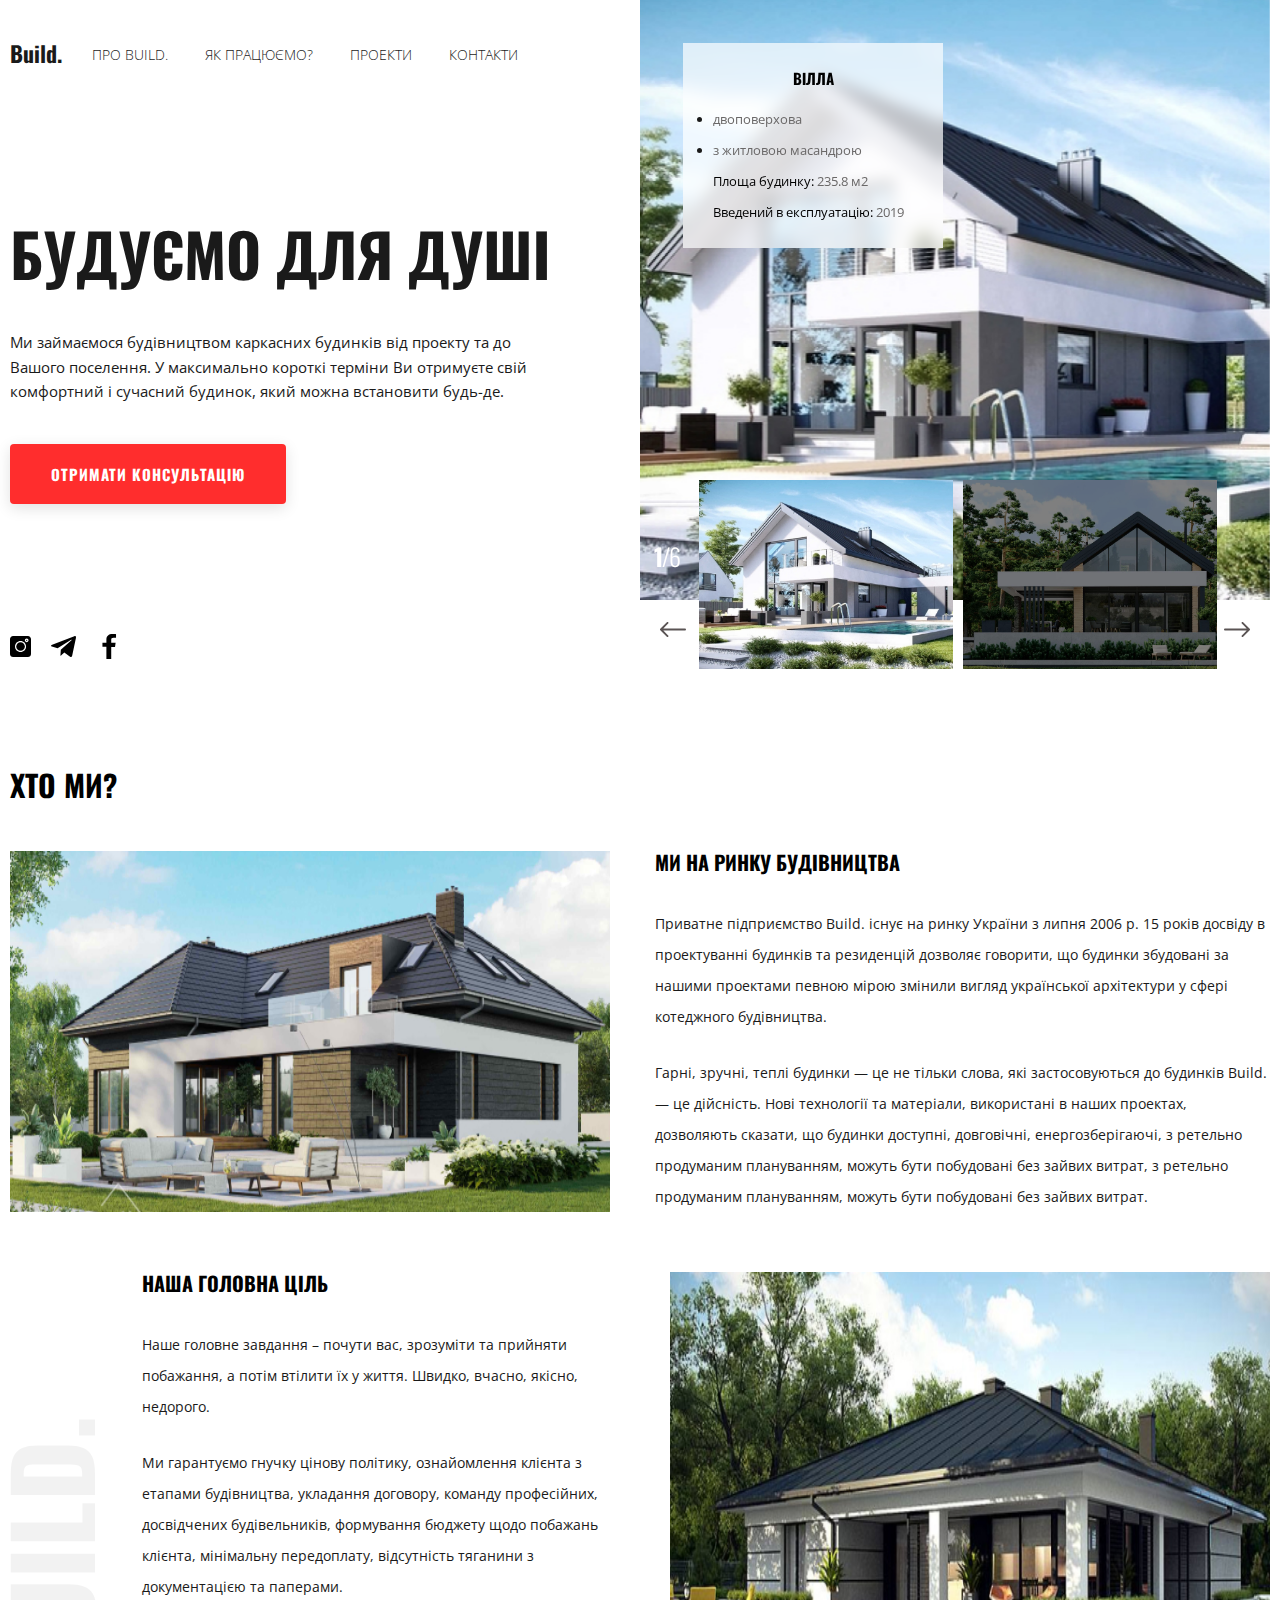
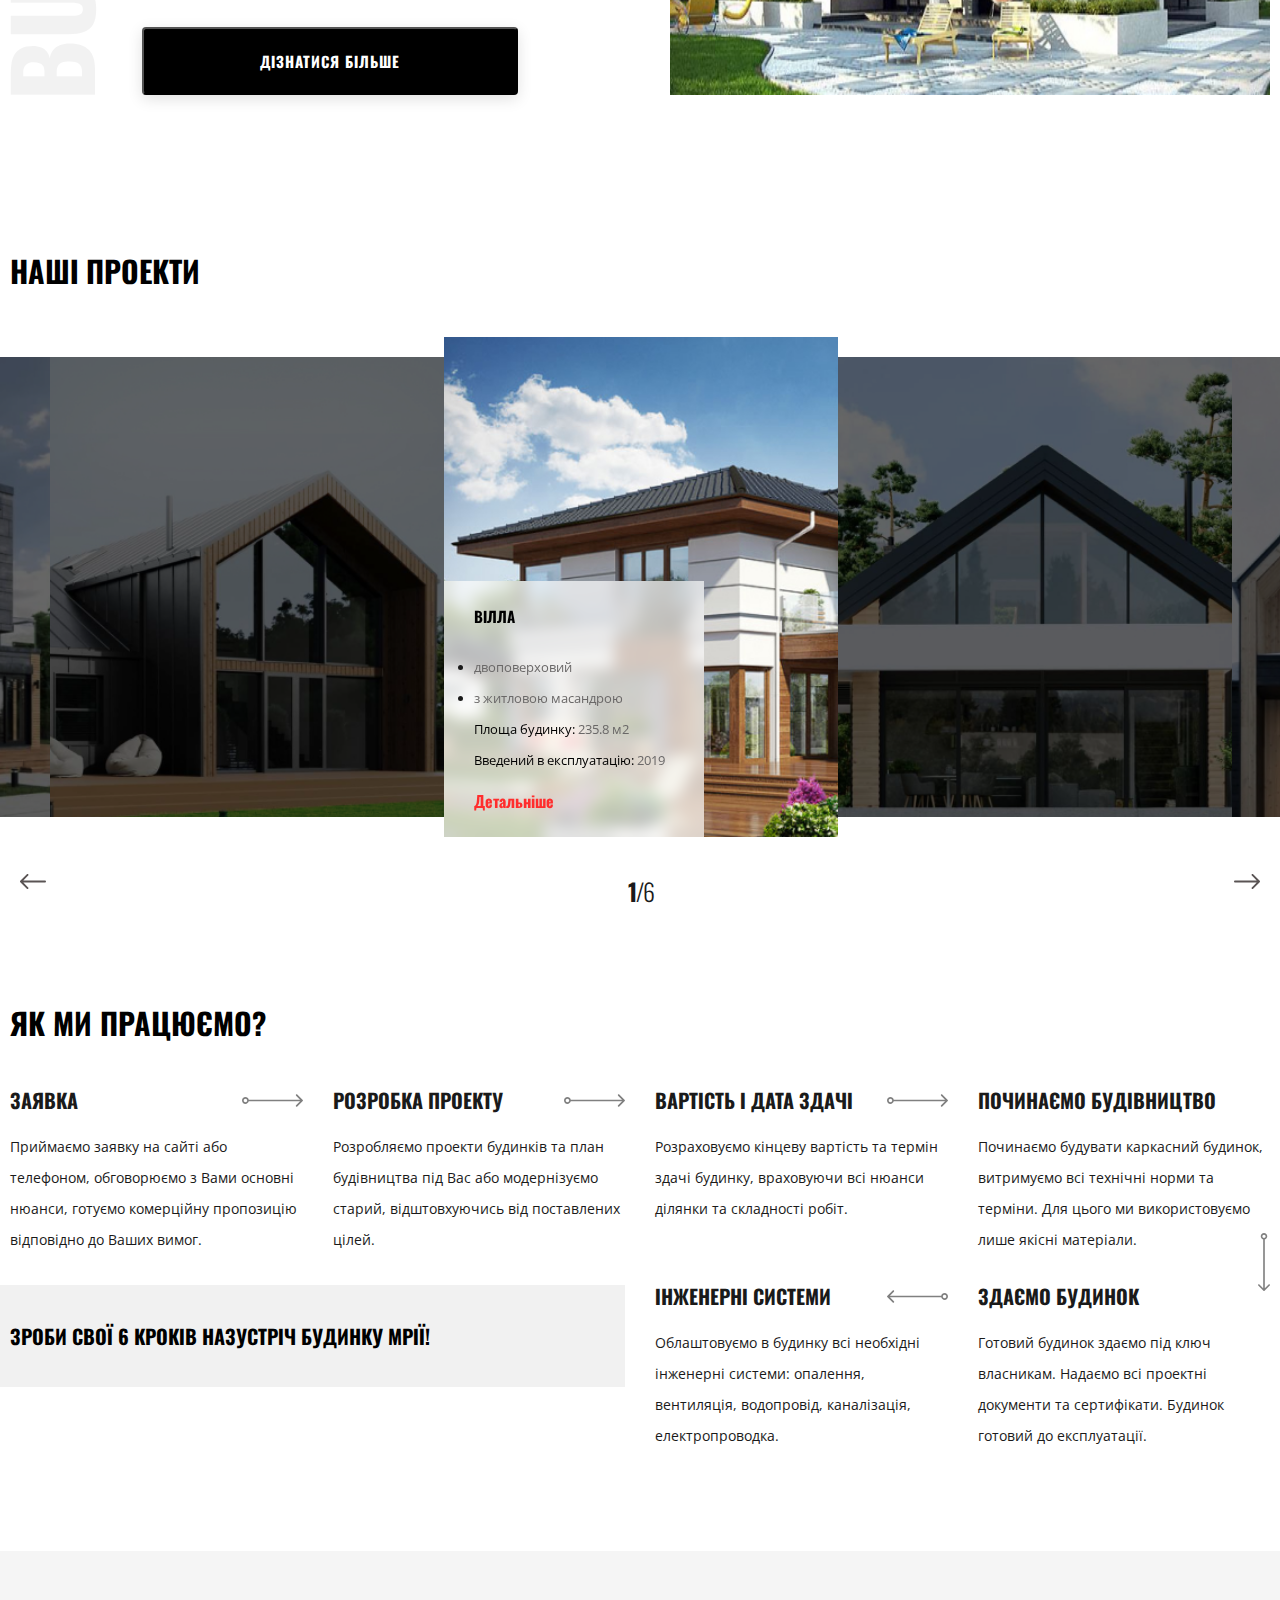
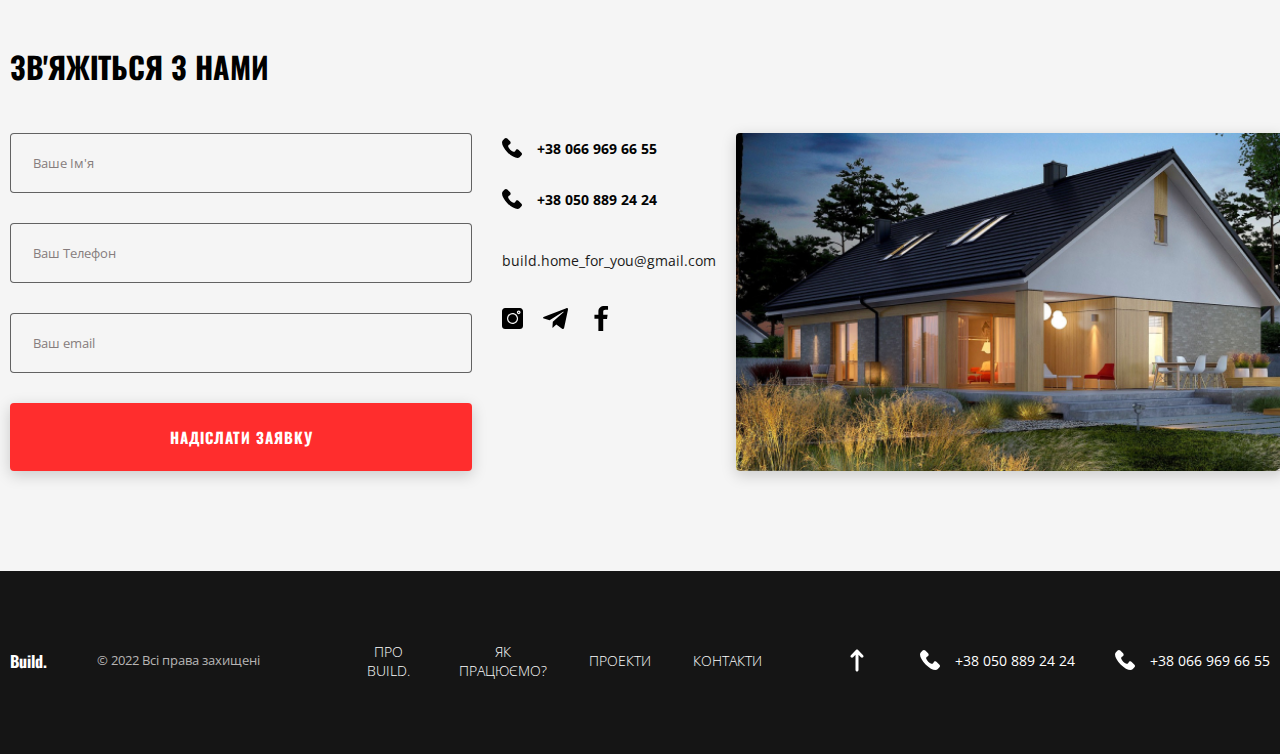
<file: index.html>
<!DOCTYPE html>
<html lang="uk">

<head>
	<meta charset="UTF-8">
	<meta name="viewport" content="width=device-width, initial-scale=1.0">
	<meta http-equiv="X-UA-Compatible" content="ie=edge">
	<title>Build.</title>
	<link rel="preconnect" href="https://fonts.googleapis.com">
	<link rel="preconnect" href="https://fonts.gstatic.com" crossorigin>
	<link
		href="https://fonts.googleapis.com/css2?family=Open+Sans:wght@300;400;700&family=Oswald:wght@300;700&display=swap"
		rel="stylesheet">
	<link rel="stylesheet" href="css/reset.css">
	<link rel="stylesheet" href="css/slick.css">
	<link rel="stylesheet" href="css/style.css">
</head>

<body>
	<header class="header scroll-block">
		<div class="container">
			<div class="header__inner">
				<div class="header__content">
					<div class="header__content-top">
						<a class="header__content-logo" href="index.html">
							Build.
						</a>
						<nav class="menu">
							<ul class="menu__list">
								<li class="menu__item">
									<button class="menu__link scroll-button">Про BUILD.</и>
								</li>
								<li class="menu__item">
									<button class="menu__link scroll-button">Як працюємо?</и>
								</li>
								<li class="menu__item">
									<button class="menu__link scroll-button">Проекти</и>
								</li>
								<li class="menu__item">
									<button class="menu__link scroll-button">Контакти</и>
								</li>
							</ul>
						</nav>
						<div class="burger">
							<div class="burger-line">
								<span></span>
								<span></span>
								<span></span>
							</div>
						</div>
					</div>
					<div class="header__content-inner">
						<div class="header__content-info">
							<h1 class="header__content-title">
								Будуємо для душі
							</h1>
							<p class="header__content-text">
								Ми займаємося будівництвом каркасних будинків від проекту та до Вашого поселення. У максимально
								короткі
								терміни Ви отримуєте свій комфортний і сучасний будинок, який можна встановити будь-де.
							</p>
							<button class="header__content-btn scroll-button">Отримати консультацію</button>

							<div class="header__content-bottom socials">
								<a class="socials__link" href="#">
									<img class="socials__link-img" src="images/Instagram.svg" alt="icon">
								</a>
								<a class="socials__link" href="#">
									<img class="socials__link-img" src="images/telegram.svg" alt="icon">
								</a>
								<a class="socials__link" href="#">
									<img class="socials__link-img" src="images/facebook.svg" alt="icon">
								</a>
							</div>
						</div>
					</div>
				</div>

				<div class="header__slider">
					<div class="sliderbig">
						<div class="sliderbig__item" style="background-image: url(./images/slide1.jpg)">
							<div class="slide__content">
								<h3 class="slide__content-title">Вілла</h3>
								<ul class="slide__content-list">
									<li class="slide__content-item">двоповерхова</li>
									<li class="slide__content-item">з житловою масандрою</li>
								</ul>
								<p class="slide__content-description">Площа будинку: <span>235.8 м2</span></p>
								<p class="slide__content-description">Введений в експлуатацію: <span>2019</span></p>
								<p class="slide__content-text"></p>
							</div>
						</div>
						<div class="sliderbig__item" style="background-image: url(./images/slide2.jpg)">
							<div class="slide__content">
								<h3 class="slide__content-title">Cімейний будинок</h3>
								<ul class="slide__content-list">
									<li class="slide__content-item">двоповерховий</li>
									<li class="slide__content-item">з житловою масандрою</li>
								</ul>
								<p class="slide__content-description">Площа будинку: <span>110.5 м2</span></p>
								<p class="slide__content-description">Введений в експлуатацію: <span>2023</span></p>
								<p class="slide__content-text"></p>
							</div>
						</div>
						<div class="sliderbig__item" style="background-image: url(./images/slide3.jpg)">
							<div class="slide__content">
								<h3 class="slide__content-title">Скандинавський будинок</h3>
								<ul class="slide__content-list">
									<li class="slide__content-item">двоповерховий</li>
									<li class="slide__content-item">з житловою масандрою</li>
								</ul>
								<p class="slide__content-description">Площа будинку: <span>142.8 м2</span></p>
								<p class="slide__content-description">Введений в експлуатацію: <span>2022</span></p>
								<p class="slide__content-text"></p>
							</div>
						</div>
						<div class="sliderbig__item" style="background-image: url(./images/slide4.jpg)">
							<div class="slide__content">
								<h3 class="slide__content-title">Двоповерховий будинок</h3>
								<ul class="slide__content-list">
									<li class="slide__content-item">двоповерховий</li>
									<li class="slide__content-item">з житловою масандрою</li>
								</ul>
								<p class="slide__content-description">Площа будинку: <span>72,3 м2</span></p>
								<p class="slide__content-description">Введений в експлуатацію: <span>2022</span></p>
								<p class="slide__content-text"></p>
							</div>
						</div>
						<div class="sliderbig__item" style="background-image: url(./images/slide5.jpg)">
							<div class="slide__content">
								<h3 class="slide__content-title">Модульний будинок</h3>
								<ul class="slide__content-list">
									<li class="slide__content-item">двоповерховий</li>
									<li class="slide__content-item">з житловою масандрою</li>
								</ul>
								<p class="slide__content-description">Площа будинку: <span>120 м2</span></p>
								<p class="slide__content-description">Введений в експлуатацію: <span>2023</span></p>
								<p class="slide__content-text"></p>
							</div>
						</div>
						<div class="sliderbig__item" style="background-image: url(./images/slide6.jpg)">
							<div class="slide__content">
								<h3 class="slide__content-title">Барнхаус</h3>
								<ul class="slide__content-list">
									<li class="slide__content-item">двоповерховий</li>
									<li class="slide__content-item">з житловою масандрою</li>
								</ul>
								<p class="slide__content-description">Площа будинку: <span>163.6 м2</span></p>
								<p class="slide__content-description">Введений в експлуатацію: <span>2023</span></p>
								<p class="slide__content-text"></p>
							</div>
						</div>
					</div>

					<div class="slider">
						<div class="slider__item">
							<img class="nav-slide__img" src="images/slide1.jpg" alt="example-image">
						</div>
						<div class="slider__item ">
							<img class="nav-slide__img" src="images/slide2.jpg" alt="example-image">
						</div>
						<div class="slider__item ">
							<img class="nav-slide__img" src="images/slide3.jpg" alt="example-image">
						</div>
						<div class="slider__item ">
							<img class="nav-slide__img" src="images/slide4.jpg" alt="example-image">
						</div>
						<div class="slider__item ">
							<img class="nav-slide__img" src="images/slide5.jpg" alt="example-image">
						</div>
						<div class="slider__item ">
							<img class="nav-slide__img" src="images/slide6.jpg" alt="example-image">
						</div>
					</div>

				</div>
			</div>
		</div>
	</header>

	<main class="main">
		<section class="about scroll-block" id="about">
			<div class="container">
				<h1 class="about__title section-title">Хто ми?</h1>
				<div class="about__content">
					<div class="about__content-box">
						<img class="about__content-img" src="images/about-top.jpg" alt="image">
						<div class="about__content-info">
							<h3 class="about__content-title">Ми на ринку будівництва</h3>
							<p class="about__content-text">
								Приватне підприємство Build. існує на ринку України з липня 2006 р. 15 років досвіду в проектуванні
								будинків та резиденцій дозволяє говорити, що будинки збудовані за нашими проектами певною мірою змінили
								вигляд української архітектури у сфері котеджного будівництва.
							</p>
							<p class="about__content-text">
								Гарні, зручні, теплі будинки — це не тільки слова, які застосовуються до будинків Build. — це дійсність.
								Нові технології та матеріали, використані в наших проектах, дозволяють сказати, що будинки доступні,
								довговічні, енергозберігаючі, з ретельно продуманим плануванням, можуть бути побудовані без зайвих
								витрат, з ретельно продуманим плануванням, можуть бути побудовані без зайвих витрат.
							</p>
						</div>
					</div>
					<div class="about__content-box">
						<img class="about__content-decor" src="images/Build..svg" alt="decor">
						<div class="about__content-info">
							<h3 class="about__content-title">Наша головна ціль</h3>
							<p class="about__content-text">
								Наше головне завдання – почути вас, зрозуміти та прийняти побажання, а потім втілити їх у життя. Швидко,
								вчасно, якісно, ​​недорого.
							</p>
							<p class="about__content-text">
								Ми гарантуємо гнучку цінову політику, ознайомлення клієнта з етапами будівництва, укладання договору,
								команду професійних, досвідчених будівельників, формування бюджету щодо побажань клієнта, мінімальну
								передоплату, відсутність тяганини з документацією та паперами.
							</p>
							<button class="about__content-btn scroll-button">Дізнатися більше</button>
						</div>
						<img class="about__content-img" src="images/about-bottom.jpg" alt="image">
					</div>
				</div>
			</div>
		</section>

		<section class="projects scroll-block" id="projects">
			<div class="container">
				<h2 class="projects__title section-title">Наші проекти</h2>
			</div>
			<div class="big-container">
				<div class="projects__slider projects-slider">
					<div class="projects-slider__item" style="background-image: url(./images/projects/proj1.jpg)">
						<div class="projects-slider__item-inner">
							<div class="projects-slider__content">
								<h3 class="projects-slider__content-title">Вілла</h3>
								<ul class="projects-slider__content-list">
									<li class="projects-slider__content-item">двоповерховий</li>
									<li class="projects-slider__content-item">з житловою масандрою</li>
								</ul>
								<p class="projects-slider__content-description">Площа будинку: <span>235.8 м2</span></p>
								<p class="projects-slider__content-description">Введений в експлуатацію: <span>2019</span></p>
								<p class="projects-slider__content-text"></p>
								<a class="projects-slider__btn" href="villa.html">Детальніше</a>
							</div>
						</div>
					</div>
					<div class="projects-slider__item" style="background-image: url(./images/projects/proj2.jpg)">
						<div class="projects-slider__item-inner">
							<div class="projects-slider__content">
								<h3 class="projects-slider__content-title">Сімейний будинок</h3>
								<ul class="projects-slider__content-list">
									<li class="projects-slider__content-item">двоповерховий</li>
									<li class="projects-slider__content-item">з житловою масандрою</li>
								</ul>
								<p class="projects-slider__content-description">Площа будинку: <span>1110.5 м2</span></p>
								<p class="projects-slider__content-description">Введений в експлуатацію: <span>2023</span></p>
								<p class="projects-slider__content-text"></p>
								<a class="projects-slider__btn" href="family_house.html">Детальніше</a>
							</div>
						</div>
					</div>
					<div class="projects-slider__item" style="background-image: url(./images/projects/proj3.jpg)">
						<div class="projects-slider__item-inner">
							<div class="projects-slider__content">
								<h3 class="projects-slider__content-title">Скандинавський будинок</h3>
								<ul class="projects-slider__content-list">
									<li class="projects-slider__content-item">двоповерховий</li>
									<li class="projects-slider__content-item">з житловою масандрою</li>
								</ul>
								<p class="projects-slider__content-description">Площа будинку: <span>142.8 м2</span></p>
								<p class="projects-slider__content-description">Введений в експлуатацію: <span>2022</span></p>
								<p class="projects-slider__content-text"></p>
								<a class="projects-slider__btn" href="scandinavian.html">Детальніше</a>
							</div>
						</div>
					</div>
					<div class="projects-slider__item" style="background-image: url(./images/projects/proj4.jpg)">
						<div class="projects-slider__item-inner">
							<div class="projects-slider__content">
								<h3 class="projects-slider__content-title">Двоповерховий будинок</h3>
								<ul class="projects-slider__content-list">
									<li class="projects-slider__content-item">двоповерховий</li>
									<li class="projects-slider__content-item">з житловою масандрою</li>
								</ul>
								<p class="projects-slider__content-description">Площа будинку: <span>72.3 м2</span></p>
								<p class="projects-slider__content-description">Введений в експлуатацію: <span>2022</span></p>
								<p class="projects-slider__content-text"></p>
								<a class="projects-slider__btn" href="phoenix.html">Детальніше</a>
							</div>
						</div>
					</div>
					<div class="projects-slider__item" style="background-image: url(./images/projects/proj5.jpg)">
						<div class="projects-slider__item-inner">
							<div class="projects-slider__content">
								<h3 class="projects-slider__content-title">Модульний будинок</h3>
								<ul class="projects-slider__content-list">
									<li class="projects-slider__content-item">двоповерховий</li>
									<li class="projects-slider__content-item">з житловою масандрою</li>
								</ul>
								<p class="projects-slider__content-description">Площа будинку: <span>120 м2</span></p>
								<p class="projects-slider__content-description">Введений в експлуатацію: <span>2023</span></p>
								<p class="projects-slider__content-text"></p>
								<a class="projects-slider__btn" href="module_house.html">Детальніше</a>
							</div>
						</div>
					</div>
					<div class="projects-slider__item" style="background-image: url(./images/projects/proj6.jpg)">
						<div class="projects-slider__item-inner">
							<div class="projects-slider__content">
								<h3 class="projects-slider__content-title">Барнхаус</h3>
								<ul class="projects-slider__content-list">
									<li class="projects-slider__content-item">двоповерховий</li>
									<li class="projects-slider__content-item">з житловою масандрою</li>
								</ul>
								<p class="projects-slider__content-description">Площа будинку: <span>163.6 м2</span></p>
								<p class="projects-slider__content-description">Введений в експлуатацію: <span>2023</span></p>
								<p class="projects-slider__content-text"></p>
								<a class="projects-slider__btn" href="barnhouse.html">Детальніше</a>
							</div>
						</div>
					</div>
				</div>
			</div>
		</section>


		<section class="how scroll-block" id="how">
			<div class="big-container">
				<div class="container">
					<h2 class="section-title how__title">Як ми працюємо?</h2>
					<div class="how__box">
						<div class="how__item">
							<h4 class="how__item-title">Заявка</h4>
							<p class="how__item-text">
								Приймаємо заявку на сайті або телефоном, обговорюємо з Вами основні нюанси, готуємо комерційну
								пропозицію відповідно до Ваших вимог.
							</p>
						</div>
						<div class="how__item">
							<h4 class="how__item-title">Розробка проекту</h4>
							<p class="how__item-text">
								Розробляємо проекти будинків та план будівництва під Вас або модернізуємо старий, відштовхуючись від
								поставлених цілей.
							</p>
						</div>
						<div class="how__item">
							<h4 class="how__item-title">Вартість і дата здачі</h4>
							<p class="how__item-text">
								Розраховуємо кінцеву вартість та термін здачі будинку, враховуючи всі нюанси ділянки та складності
								робіт.
							</p>
						</div>
						<div class="how__item">
							<h4 class="how__item-title">Починаємо будівництво</h4>
							<p class="how__item-text">
								Починаємо будувати каркасний будинок, витримуємо всі технічні норми та терміни. Для цього ми
								використовуємо лише якісні матеріали.
							</p>
						</div>
						<div class="how__item item-promo">
							<p class="how__item-promo">
								Зроби свої 6 кроків назустріч будинку мрії!
							</p>
						</div>
						<div class="how__item">
							<h4 class="how__item-title">Інженерні системи</h4>
							<p class="how__item-text">
								Облаштовуємо в будинку всі необхідні інженерні системи: опалення, вентиляція, водопровід, каналізація,
								електропроводка.
							</p>
						</div>
						<div class="how__item">
							<h4 class="how__item-title">Здаємо будинок</h4>
							<p class="how__item-text">
								Готовий будинок здаємо під ключ власникам. Надаємо всі проектні документи та сертифікати. Будинок
								готовий до експлуатації.
							</p>
						</div>

					</div>
				</div>
				<div class="decoration"></div>
			</div>
		</section>
		<section class="contacts scroll-block" id="contacts">
			<div class="container">
				<h2 class="contacts__tiltle section-title">Зв'яжіться з нами</h2>
				<div class="contacts__inner">
					<div class="contacts__form">
						<form class="form">

							<!-- Hidden Required Fields -->
							<input type="hidden" name="project_name" value="Build.">
							<input type="hidden" name="admin_email" value="alinakharakh@mail.com">
							<input type="hidden" name="form_subject" value="Main page form">
							<!-- END Hidden Required Fields -->

							<input class="form__name form-input" type="text" name="Ім'я" placeholder="Ваше Ім'я">
							<input class="form__phone form-input" type="phone" name="Телефон" placeholder="Ваш Телефон">
							<input class="form__email form-input" type="text" name="Email" placeholder="Ваш email">
							<button class="form__btn" type="submit">Надіслати заявку</button>
						</form>
					</div>
					<div class="contacts__info">
						<div class="contacts__info-content">
							<a class="contacts__info-phone" href="tel:380935764585">+38 066 969 66 55</a>
							<a class="contacts__info-phone" href="tel:380935764585">+38 050 889 24 24</a>
							<a class="contacts__info-mail" href="mailto:alinakharakh@gmail.com">build.home_for_you@gmail.com</a>
							<div class="contacts__info-socials socials">
								<a class="socials__link" href="#">
									<img class="socials__link-img" src="images/Instagram.svg" alt="icon">
								</a>
								<a class="socials__link" href="#">
									<img class="socials__link-img" src="images/telegram.svg" alt="icon">
								</a>
								<a class="socials__link" href="#">
									<img class="socials__link-img" src="images/facebook.svg" alt="icon">
								</a>
							</div>
						</div>
						<img class="contacts__img" src="images/contacts.jpg" alt="image">
					</div>
				</div>
			</div>
		</section>
	</main>
	<footer class="footer">
		<div class="container">
			<div class="footer__inner">
				<a class="footer__logo logo" href="index.html">Build.</a>
				<p class="footer__copy">© 2022 Всі права захищені</p>
				<nav class="menu footer__menu">
					<ul class="menu__list">
						<li class="menu__item">
							<button class="menu__link scroll-button">Про BUILD.</button>
						</li>
						<li class="menu__item">
							<button class="menu__link scroll-button">Як працюємо?</button>
						</li>
						<li class="menu__item">
							<button class="menu__link scroll-button">Проекти</button>
						</li>
						<li class="menu__item">
							<button class="menu__link scroll-button">Контакти</button>
						</li>
					</ul>
				</nav>
				<button class="footer__arrow scroll-button">
					<img class="footer__arrow-img" src="images/up-arrow.svg" alt="arrow icon">
				</button>
				<div class="footer__phones">
					<a class="footer__phones-link" href="tel:380935765754">+38 050 889 24 24</a>
					<a class="footer__phones-link" href="tel:380935765754">+38 066 969 66 55</a>
				</div>
			</div>
		</div>
	</footer>

	<!-- <script src="https://ajax.googleapis.com/ajax/libs/jquery/3.4.1/jquery.min.js"></script> -->
	<script src="https://ajax.googleapis.com/ajax/libs/jquery/3.7.1/jquery.min.js"></script>
	<script src="js/slick.min.js"></script>
	<script src="js/main.js"></script>
	<script src="js/home.js"></script>
</body>

</html>
</file>
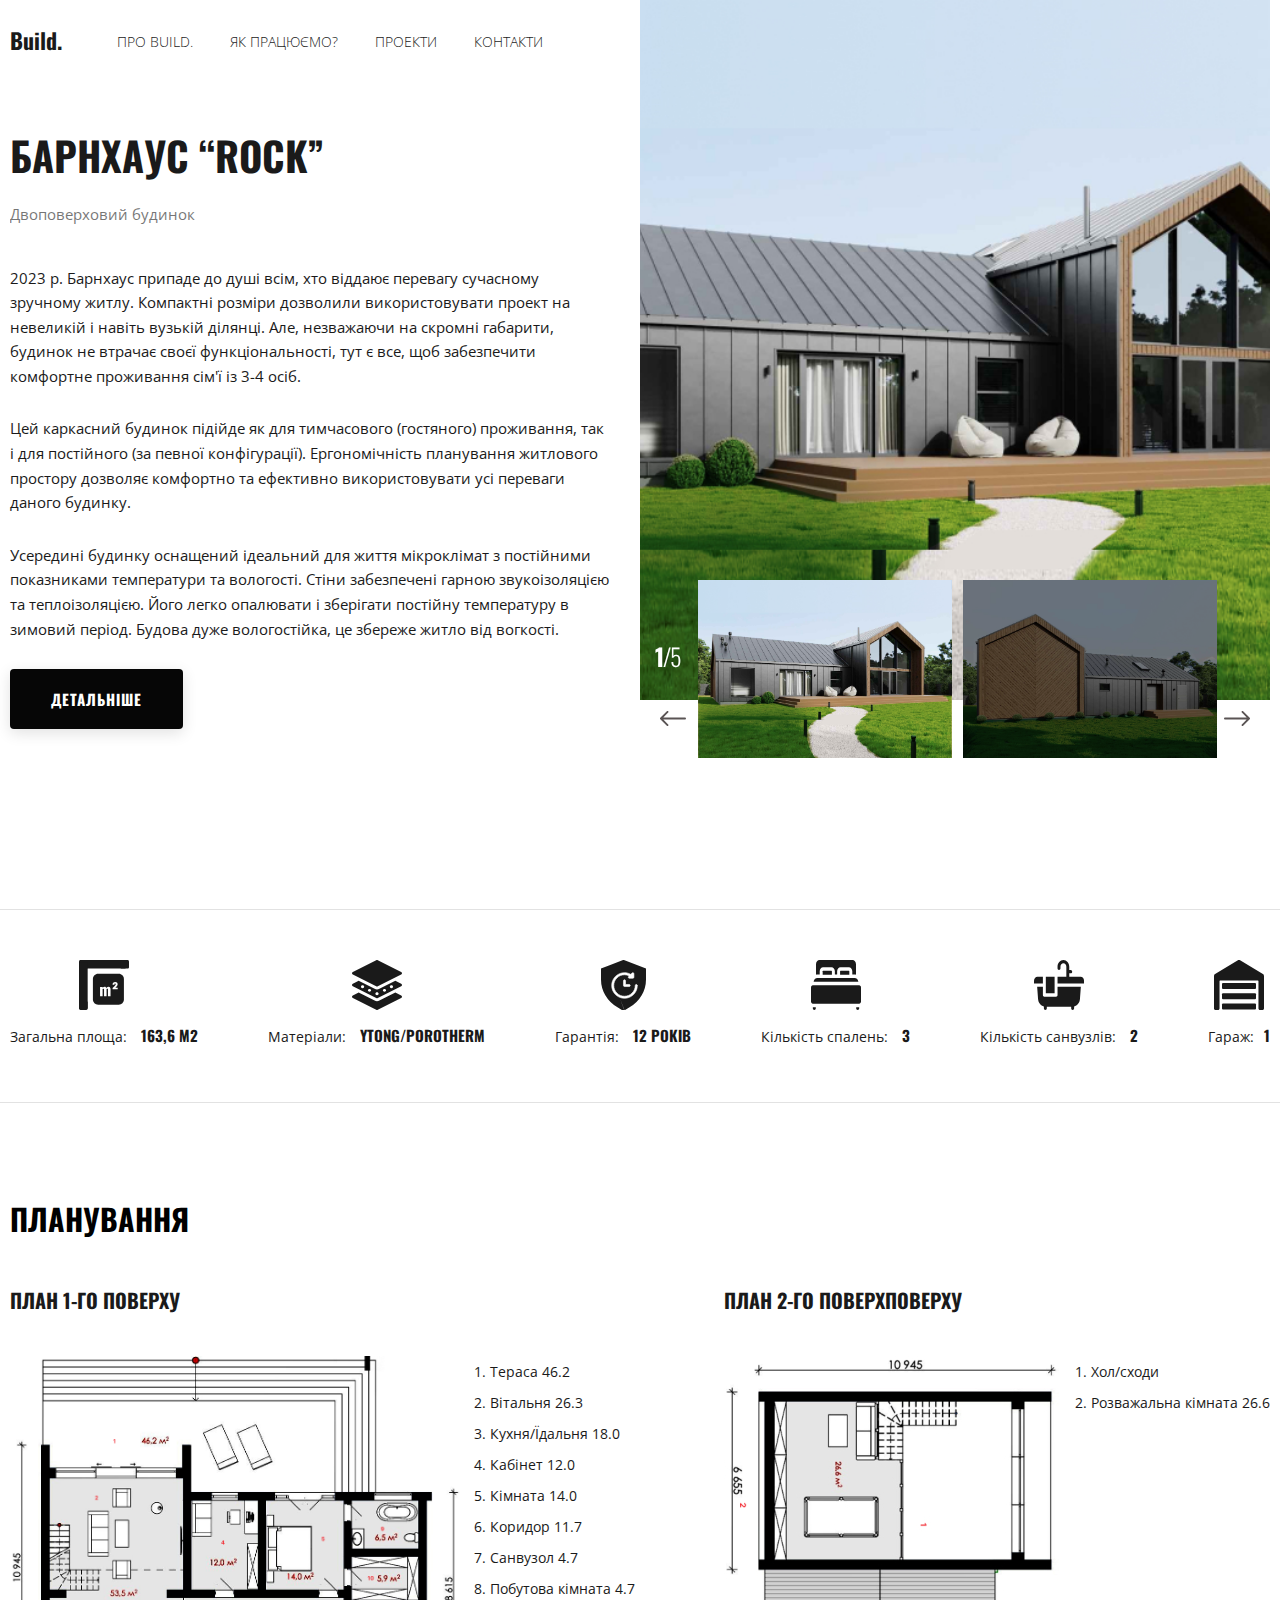
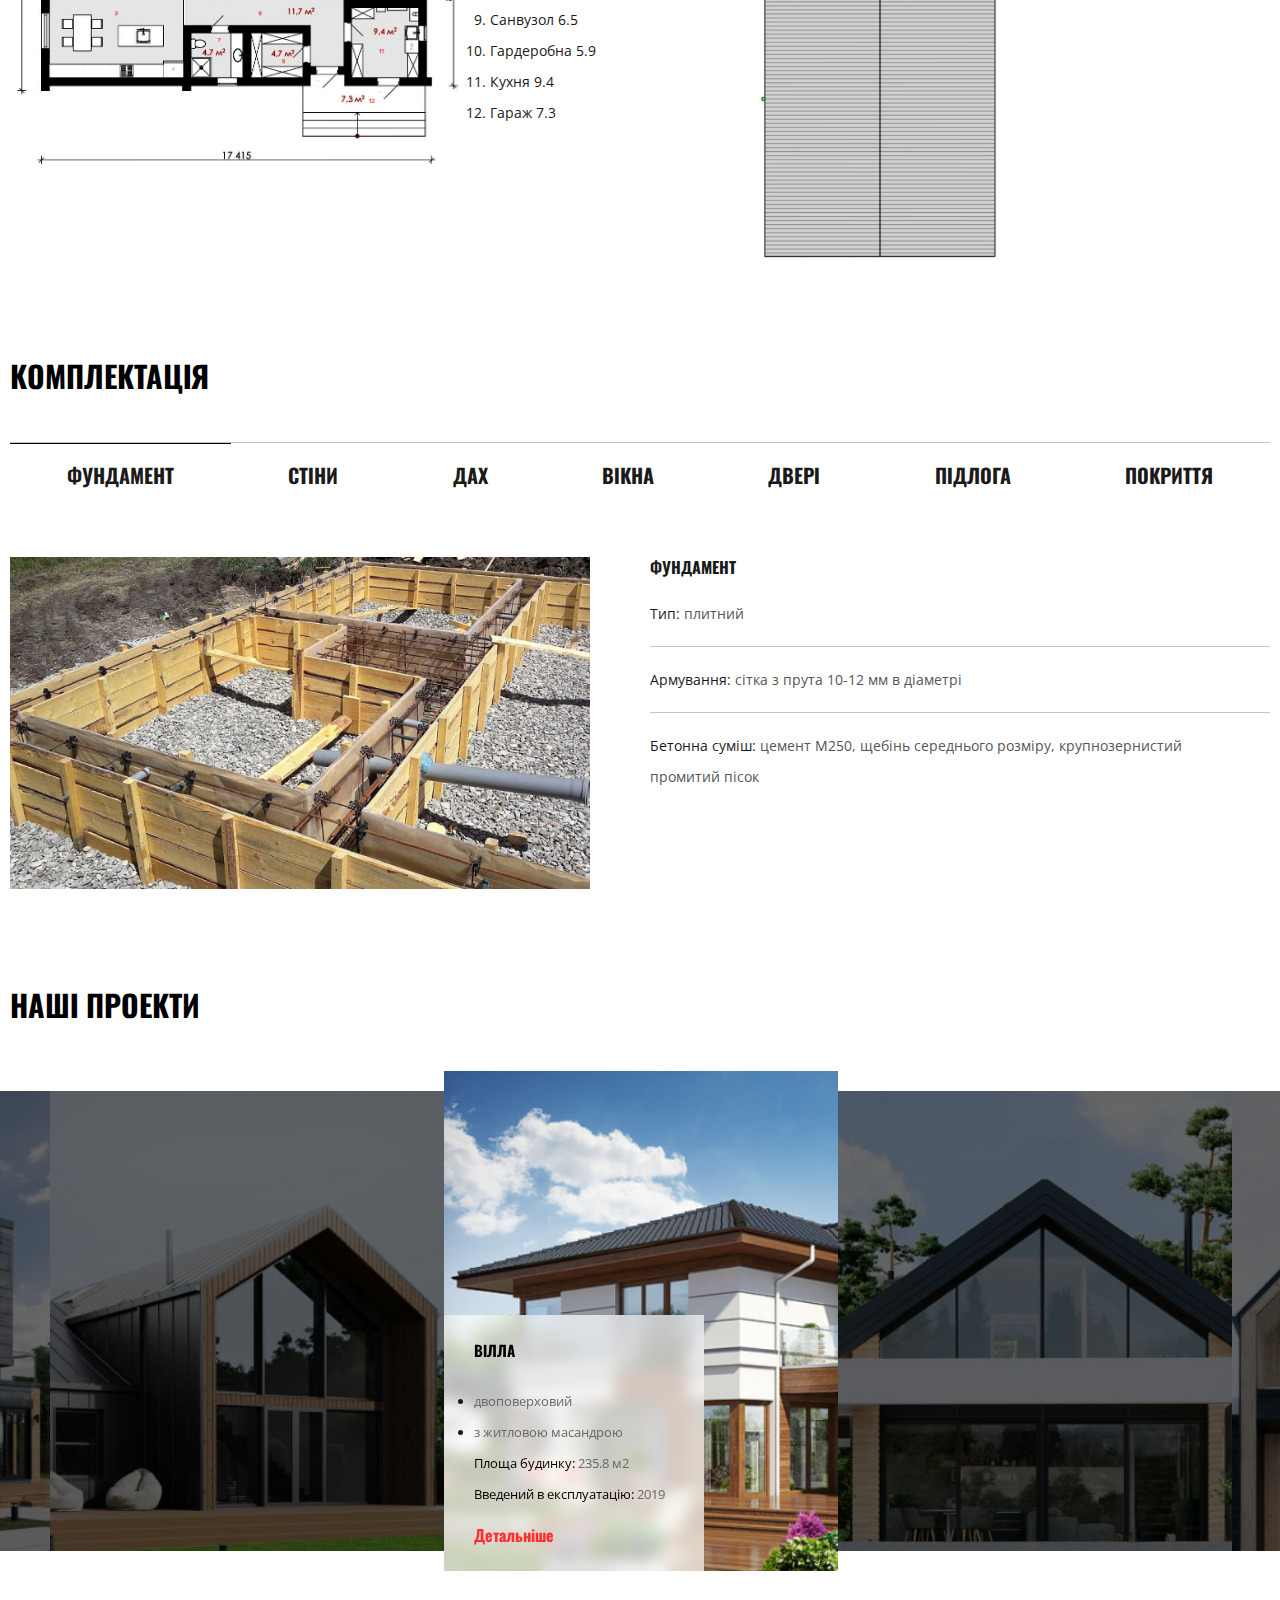
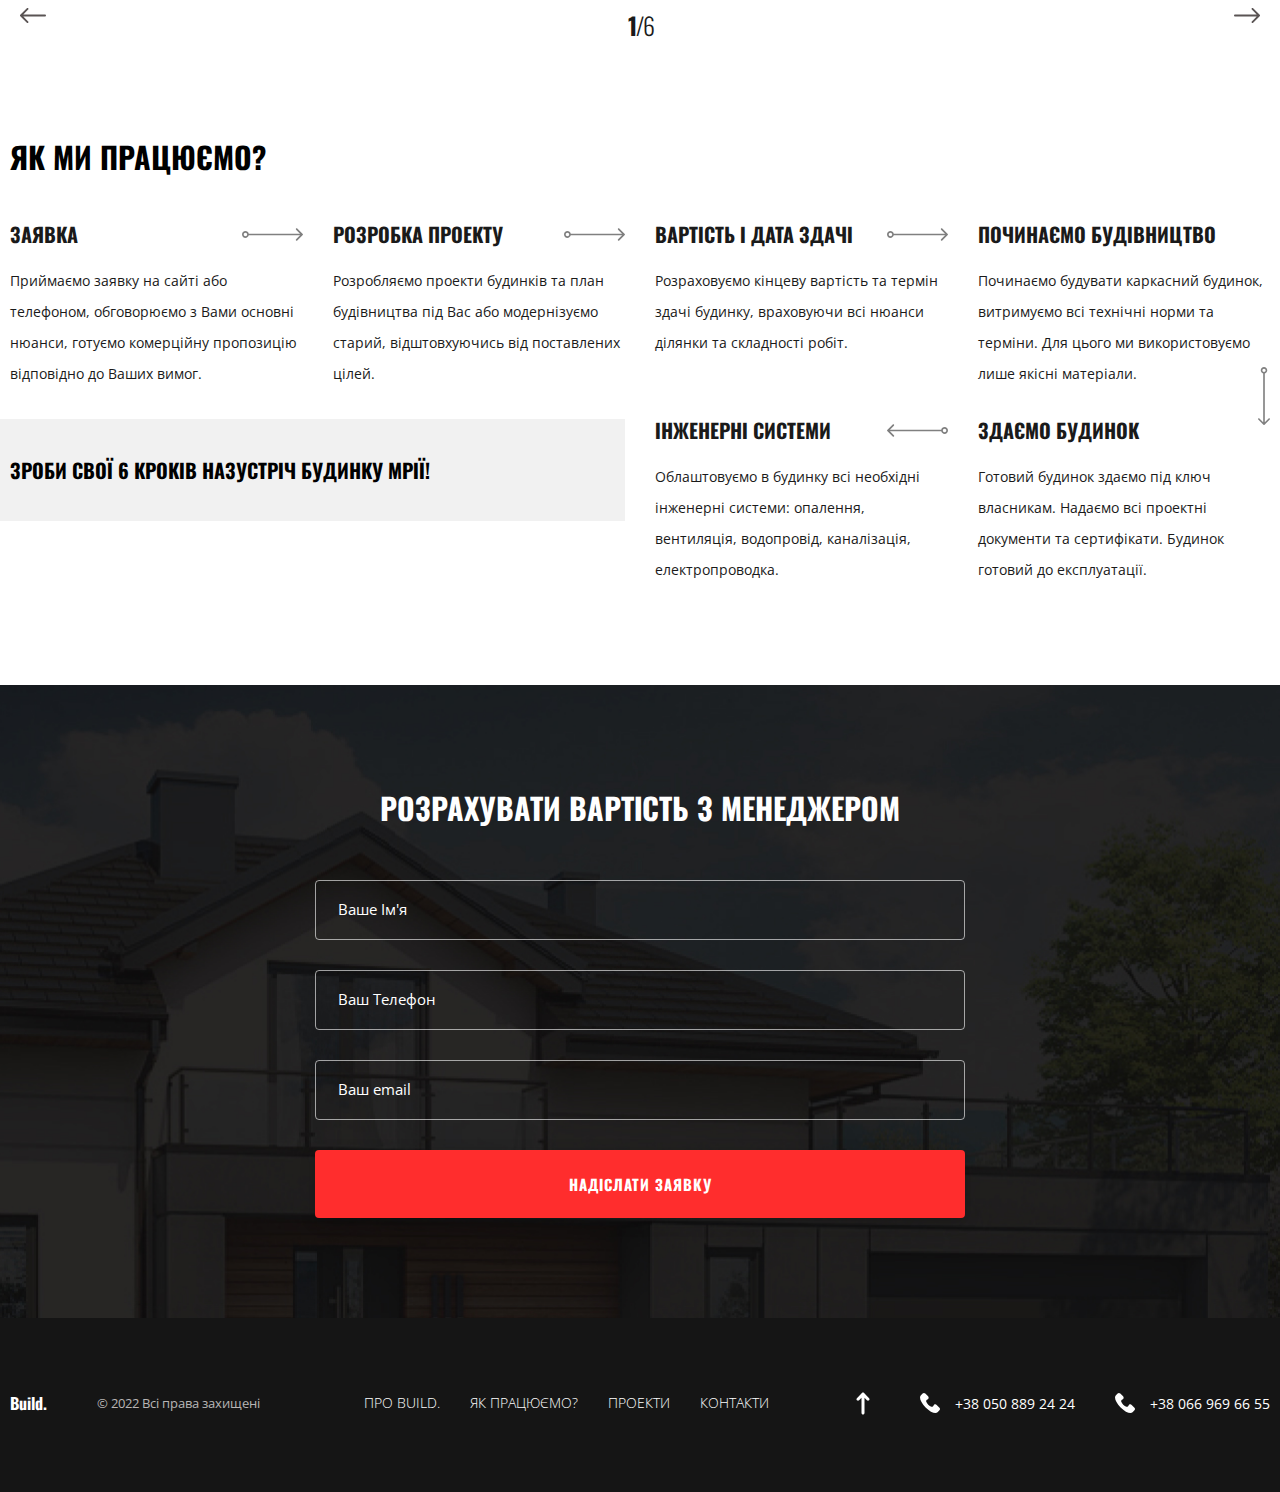
<file: barnhouse.html>
<!DOCTYPE html>
<html lang="uk">

<head>
	<meta charset="UTF-8">
	<meta name="viewport" content="width=device-width, initial-scale=1.0">
	<meta http-equiv="X-UA-Compatible" content="ie=edge">
	<title>Project | Barnhouse | Build.</title>
	<link rel="preconnect" href="https://fonts.googleapis.com">
	<link rel="preconnect" href="https://fonts.gstatic.com" crossorigin>
	<link
		href="https://fonts.googleapis.com/css2?family=Open+Sans:wght@300;400;700&family=Oswald:wght@300;700&display=swap"
		rel="stylesheet">
	<link rel="stylesheet" href="css/reset.css">
	<link rel="stylesheet" href="css/slick.css">
	<link rel="stylesheet" href="css/style.css">
	<link rel="stylesheet" href="css/project.css">
</head>

<body>
	<header class="header-project scroll-block">
		<div class="container">
			<div class="header-project__inner">
				<div class="header-project__content">
					<div class="header-project__content-top">
						<a class="header-project__content-logo" href="index.html">
							Build.
						</a>
						<nav class="menu">
							<ul class="menu__list">
								<li class="menu__item">
									<button class="menu__link scroll-button">Про BUILD.</и>
								</li>
								<li class="menu__item">
									<button class="menu__link scroll-button">Як працюємо?</и>
								</li>
								<li class="menu__item">
									<button class="menu__link scroll-button">Проекти</и>
								</li>
								<li class="menu__item">
									<button class="menu__link scroll-button">Контакти</и>
								</li>
							</ul>
						</nav>
						<div class="burger">
							<div class="burger-line">
								<span></span>
								<span></span>
								<span></span>
							</div>
						</div>
					</div>
					<div class="header-project__content-inner header-project__content-inner--project">
						<div class="header-project__content-left">
							<div class="header-project__content-centre">
								<h1 class="header-project__content-title">
									Барнхаус “Rock”
								</h1>
								<h4 class="header-project__subtitle">Двоповерховий будинок</h4>
								<p class="header-project__content-text project-text">
									2023 р. Барнхаус припаде до душі всім, хто віддаює перевагу сучасному зручному житлу. Компактні
									розміри дозволили використовувати проект на невеликій і навіть вузькій ділянці. Але, незважаючи на
									скромні габарити, будинок не втрачає своєї функціональності, тут є все, щоб забезпечити комфортне
									проживання сім'ї із 3-4 осіб.
								</p>
								<p class="header-project__content-text project-text">
									Цей каркасний будинок підійде як для тимчасового (гостяного) проживання, так і для постійного (за
									певної конфігурації). Ергономічність планування житлового простору дозволяє комфортно та ефективно
									використовувати усі переваги даного будинку.
								</p>
								<p class="header-project__content-text project-text">
									Усередині будинку оснащений ідеальний для життя мікроклімат з постійними показниками температури та
									вологості. Стіни забезпечені гарною звукоізоляцією та теплоізоляцією. Його легко опалювати і зберігати
									постійну температуру в зимовий період. Будова дуже вологостійка, це збереже житло від вогкості.
								</p>
								<button class="header-project__content-btn project-btn scroll-button">Детальніше</button>
							</div>
						</div>
					</div>
				</div>

				<div class="header-project__slider header-project__slider--project">
					<div class="sliderbig sliderbig--project">
						<div class="sliderbig__item sliderbig__item--project"
							style="background-image: url(./images/barnhouse/barnhouse.jpg)">
						</div>
						<div class="sliderbig__item sliderbig__item--project"
							style="background-image: url(./images/barnhouse/barnhouse2.jpg)">
						</div>
						<div class="sliderbig__item sliderbig__item--project"
							style="background-image: url(./images/barnhouse/barnhouse3.jpg)">
						</div>
						<div class="sliderbig__item sliderbig__item--project"
							style="background-image: url(./images/barnhouse/barnhouse4.jpg)">
						</div>
						<div class="sliderbig__item sliderbig__item--project"
							style="background-image: url(./images/barnhouse/barnhouse3.jpg)">
						</div>
					</div>

					<div class="slider slider--project">
						<div class="slider__item">
							<img class="nav-slide__img" src="images/barnhouse/barnhouse.jpg" alt="example-image">
						</div>
						<div class="slider__item">
							<img class="nav-slide__img" src="images/barnhouse/barnhouse2.jpg" alt="example-image">
						</div>
						<div class="slider__item">
							<img class="nav-slide__img" src="images/barnhouse/barnhouse3.jpg" alt="example-image">
						</div>
						<div class="slider__item">
							<img class="nav-slide__img" src="images/barnhouse/barnhouse4.jpg" alt="example-image">
						</div>
						<div class="slider__item">
							<img class="nav-slide__img" src="images/barnhouse/barnhouse3.jpg" alt="example-image">
						</div>
					</div>

				</div>
			</div>
		</div>
	</header>

	<main class="main">
		<div class="info scroll-block">
			<div class="container">
				<div class="info__inner">
					<div class="info__item">
						<img class="info__item-icon" src="images/icons/icon1.svg" alt="icon">
						<p class="info__item-text">Загальна площа:<span> 163,6 м2</span></p>
					</div>
					<div class="info__item">
						<img class="info__item-icon" src="images/icons/icon2.svg" alt="icon">
						<p class="info__item-text">Матеріали:<span> YTONG/POROTHERM</span></p>
					</div>
					<div class="info__item">
						<img class="info__item-icon" src="images/icons/icon3.svg" alt="icon">
						<p class="info__item-text">Гарантія:<span> 12 років</span></p>
					</div>
					<div class="info__item">
						<img class="info__item-icon" src="images/icons/icon4.svg" alt="icon">
						<p class="info__item-text">Кількість спалень:<span> 3</span></p>
					</div>
					<div class="info__item">
						<img class="info__item-icon" src="images/icons/icon5.svg" alt="icon">
						<p class="info__item-text">Кількість санвузлів:<span> 2</span></p>
					</div>
					<div class="info__item">
						<img class="info__item-icon" src="images/icons/icon6.svg" alt="icon">
						<p class="info__item-text">Гараж:<span>1</span></p>
					</div>
				</div>
			</div>
		</div>
		<section class="layout">
			<div class="container">
				<div class="layout__inner">
					<h2 class="layout__title section-title">Планування</h2>
					<div class="layout__items">
						<div class="layout__item">
							<h4 class="layout__item-title">План 1-го поверху</h4>
							<div class="layout__item-content">
								<img class="layout__item-img" src="images/barnhouse/layout1.png" alt="layout image">
								<ol class="layout__item-list">
									<li class="layout__item-text">Тераса 46.2</li>
									<li class="layout__item-text">Вітальня 26.3</li>
									<li class="layout__item-text">Кухня/Їдальня 18.0</li>
									<li class="layout__item-text">Кабінет 12.0</li>
									<li class="layout__item-text">Кімната 14.0</li>
									<li class="layout__item-text">Коридор 11.7</li>
									<li class="layout__item-text">Санвузол 4.7</li>
									<li class="layout__item-text">Побутова кімната 4.7</li>
									<li class="layout__item-text">Санвузол 6.5</li>
									<li class="layout__item-text">Гардеробна 5.9</li>
									<li class="layout__item-text">Кухня 9.4</li>
									<li class="layout__item-text">Гараж 7.3</li>
								</ol>
							</div>
						</div>
						<div class="layout__item">
							<h4 class="layout__item-title">План 2-го поверхповерху </h4>
							<div class="layout__item-content">
								<img class="layout__item-img" src="images/barnhouse/layout2 1.jpg" alt="layout image">
								<ol class="layout__item-list">
									<li class="layout__item-text">Хол/сходи</li>
									<li class="layout__item-text">Розважальна кімната 26.6</li>
								</ol>
							</div>
						</div>
					</div>
				</div>
			</div>
		</section>
		<section class="equipment">
			<div class="container">
				<div class="equipment__inner">
					<h2 class="equipment__title section-title">Комплектація</h2>
					<div class="equipment__buttons" id="tabs">
						<button class="equipment__buttons-btn tab tab-active" data-tab="foundation">Фундамент</button>
						<button class="equipment__buttons-btn tab" data-tab="walls">Стіни</button>
						<button class="equipment__buttons-btn tab" data-tab="roof">Дах</button>
						<button class="equipment__buttons-btn tab" data-tab="windows">Вікна</button>
						<button class="equipment__buttons-btn tab" data-tab="doors">Двері</button>
						<button class="equipment__buttons-btn tab" data-tab="floor">Підлога</button>
						<button class="equipment__buttons-btn tab" data-tab="covering">Покриття</button>
					</div>

					<div class="equipment__content">

						<!-- FOUNDATION -->
						<div class="equipment__content foundation-content tab-content" data-tab="foundation">
							<div class="equipment__content-box">
								<img class="equipment__content-img" src="images/family_house/family_house-foundation.jpg"
									alt="foundation image">
								<div class="equipment__content-info">
									<h3 class="equipment__content-title">Фундамент</h3>
									<ul class="equipment__content-list">
										<li class="equipment__content-item">
											Тип:
											<span>плитний</span>
										</li>
										<li class="equipment__content-item">
											Армування:
											<span>сітка з прута 10-12 мм в діаметрі</span>
										</li>
										<li class="equipment__content-item">
											Бетонна суміш:
											<span>цемент М250, щебінь середнього розміру, крупнозернистий промитий пісок</span>
										</li>
									</ul>
								</div>
							</div>
						</div>

						<!-- WALLS -->
						<div class="equipment__content wall-content tab-content tab-hide" data-tab="walls">
							<div class="equipment__content-box">
								<img class="equipment__content-img" src="images/project/villa-wall_top.jpg" alt="wall image">
								<div class="equipment__content-info">
									<h3 class="equipment__content-title">Стіни 1-го поверху</h3>
									<ul class="equipment__content-list">
										<li class="equipment__content-item">
											Зовнішні стіни:
											<span>теплі газобетонні блоки YTONG 375 або POROTHERM 38 Thermo</span>
										</li>
										<li class="equipment__content-item">
											Внутрішні несні стіни:
											<span>газобетонні блоки YTONG 250 або POROTHERM</span>
										</li>
										<li class="equipment__content-item">
											Оригінальні суміші та додаткові елементи
										</li>
										<li class="equipment__content-item">
											Оригінальні віконні перемички
										</li>
										<li class="equipment__content-item">
											Армопояс, гідроізоляція
										</li>
										<li class="equipment__content-item">
											Сходи: <span>однопрогонові, будівельні</span>
										</li>
									</ul>
								</div>
							</div>
							<div class="equipment__content-box">
								<img class="equipment__content-decor" src="images/Build..svg" alt="decor">
								<div class="equipment__content-info">
									<h3 class="equipment__content-title">Стіни 2-го поверху</h3>
									<ul class="equipment__content-list">
										<li class="equipment__content-item">
											Стіновий комплект із клеєного бруса:
											<span>ПРЕМІАЛЬНИЙ 260(В)*200 (Товщина) мм</span>
										</li>
										<li class="equipment__content-item">
											Клей:
											<span>KIILTO (Фінляндія), система ВТК та випробувальна лабораторія</span>
										</li>
										<li class="equipment__content-item">
											Матеріал:
											<span>сосна/ялина – на вибір</span>
										</li>
										<li class="equipment__content-item">
											Міжповерхове перекриття:
											<span>клеєні конструкційні балки 180*115мм</span>
										</li>
										<li class="equipment__content-item">
											Кріплення: <span>SILA</span>
										</li>
										<li class="equipment__content-item">
											Оцинковане кріплення, шпильова система
										</li>
									</ul>
								</div>
								<img class="equipment__content-img" src="images/project/villa-wall_bottom.jpg" alt="wall image">
							</div>
						</div>



						<!-- ROOF -->
						<div class="equipment__content roof-content tab-content tab-hide" data-tab="roof">
							<div class="equipment__content-box">
								<img class="equipment__content-img" src="images/project/family_house-roof.jpg" alt="roof image">
								<div class="equipment__content-info">
									<h3 class="equipment__content-title">Дах</h3>
									<ul class="equipment__content-list">
										<li class="equipment__content-item">
											Покриття:
											<span> Поліестер, Матовий Поліестер, Pural, Pural Матовий, Purex, Ice Crystal</span>
										</li>
										<li class="equipment__content-item">
											Модель:
											<span> ХВИЛЯ МАДЕРА</span>
										</li>
										<li class="equipment__content-item">
											Товщини листа:
											<span> 0,4 мм; 0,45 мм; 0,5 мм.</span>
										</li>
										<li class="equipment__content-item">
											Метал:
											<span> Німеччина, Фінляндія</span>
										</li>
										<li class="equipment__content-item">
											Брус дерев'яний будівельний сухий струганий ТОВ САΗРАЙC
										</li>
									</ul>
								</div>
							</div>
						</div>
						<!-- WINDOWS -->
						<div class="equipment__content-box windows-content tab-content tab-hide" data-tab="windows">
							<div class="equipment__content-box">
								<img class="equipment__content-img" src="images/project/family_house-window.jpg" alt="window image">
								<div class="equipment__content-info">
									<h3 class="equipment__content-title">Вікна</h3>
									<ul class="equipment__content-list">
										<li class="equipment__content-item">
											Рама:
											<span> профільний брус</span>
										</li>
										<li class="equipment__content-item">
											Фурнітура:
											<span>Fab&Fix</span>
										</li>
										<li class="equipment__content-item">
											Ручка:
											<span> Connoisseur Inline Non-Locking</span>
										</li>
										<li class="equipment__content-item">
											Петля:
											<span> Harbour Butt Hinge</span>
										</li>
										<li class="equipment__content-item">
											Колір:
											<span> HARDEX GOLD</span>
										</li>
										<li class="equipment__content-item">
											Стулки:
											<span> поворотно-відкидні</span>
										</li>
									</ul>
								</div>
							</div>
						</div>

						<!-- DOORS -->
						<div class="equipment__content-box doors-content tab-content tab-hide" data-tab="doors">
							<div class="equipment__content-box">
								<img class="equipment__content-img" src="images/project/villa-door.jpg" alt="door image">
								<div class="equipment__content-info">
									<h3 class="equipment__content-title">Двері</h3>
									<ul class="equipment__content-list">
										<li class="equipment__content-item">
											Оздоблення зовні:
											<span> МДФ 12 мм (Бетон графіт)</span>
										</li>
										<li class="equipment__content-item">
											Оздоблення всередині:
											<span> МДФ 12 мм (Білий)</span>
										</li>
										<li class="equipment__content-item">
											Замки:
											<span> Securemme</span>
										</li>
										<li class="equipment__content-item">
											Петля:
											<span> Combi Ariano (Італія) d-22мм</span>
										</li>
										<li class="equipment__content-item">
											Товщина полотна дверей:
											<span> 96 мм</span>
										</li>
										<li class="equipment__content-item">
											Наповнення полотна:
											<span> мінеральна вата</span>
										</li>
									</ul>
								</div>
							</div>
						</div>

						<!-- FLOOR -->
						<div class="equipment__content-box floor-content tab-content tab-hide" data-tab="floor">
							<div class="equipment__content-box">
								<img class="equipment__content-img" src="images/project/family_house-floor.jpg" alt="floor image">
								<div class="equipment__content-info">
									<h3 class="equipment__content-title">Підлога</h3>
									<ul class="equipment__content-list">
										<li class="equipment__content-item">
											Тип:
											<span> односмугова паркетна дошка</span>
										</li>
										<li class="equipment__content-item">
											Бренд:
											<span> Barlinek</span>
										</li>
										<li class="equipment__content-item">
											Матеріал:
											<span> дуб</span>
										</li>
										<li class="equipment__content-item">
											Колір:
											<span> Cappuccino Grande</span>
										</li>
										<li class="equipment__content-item">
											Конструкція:
											<span> 3-шарова</span>
										</li>
										<li class="equipment__content-item">
											Поверхня:
											<span> брашована</span>
										</li>
									</ul>
								</div>
							</div>
						</div>

						<!-- COVERING -->
						<div class="equipment__content-box covering-content tab-content tab-hide" data-tab="covering">
							<div class="equipment__content-box">
								<img class="equipment__content-img" src="images/project/villa-covering.jpg" alt="covering image">
								<div class="equipment__content-info">
									<h3 class="equipment__content-title">Покриття</h3>
									<ul class="equipment__content-list">
										<li class="equipment__content-item">
											Тип:
											<span> комбіноване</span>
										</li>
										<li class="equipment__content-item">
											Слої:
											<span> конструктивний, теплоізоляційний, декоративний</span>
										</li>
										<li class="equipment__content-item">
											Матеріал:
											<span> планкен термососна</span>
										</li>
									</ul>
								</div>
							</div>
						</div>

					</div>
				</div>
			</div>
		</section>

		<section class="projects scroll-block">
			<div class="container">
				<h2 class="projects__title section-title">Наші проекти</h2>
			</div>
			<div class="big-container">
				<div class="projects__slider projects-slider">
					<div class="projects-slider__item" style="background-image: url(./images/projects/proj1.jpg)">
						<div class="projects-slider__item-inner">
							<div class="projects-slider__content">
								<h3 class="projects-slider__content-title">Вілла</h3>
								<ul class="projects-slider__content-list">
									<li class="projects-slider__content-item">двоповерховий</li>
									<li class="projects-slider__content-item">з житловою масандрою</li>
								</ul>
								<p class="projects-slider__content-description">Площа будинку: <span>235.8 м2</span></p>
								<p class="projects-slider__content-description">Введений в експлуатацію: <span>2019</span></p>
								<p class="projects-slider__content-text"></p>
								<a class="projects-slider__btn" href="villa.html">Детальніше</a>
							</div>
						</div>
					</div>
					<div class="projects-slider__item" style="background-image: url(./images/projects/proj2.jpg)">
						<div class="projects-slider__item-inner">
							<div class="projects-slider__content">
								<h3 class="projects-slider__content-title">Сімейний будинок</h3>
								<ul class="projects-slider__content-list">
									<li class="projects-slider__content-item">двоповерховий</li>
									<li class="projects-slider__content-item">з житловою масандрою</li>
								</ul>
								<p class="projects-slider__content-description">Площа будинку: <span>1110.5 м2</span></p>
								<p class="projects-slider__content-description">Введений в експлуатацію: <span>2023</span></p>
								<p class="projects-slider__content-text"></p>
								<a class="projects-slider__btn" href="family_house.html">Детальніше</a>
							</div>
						</div>
					</div>
					<div class="projects-slider__item" style="background-image: url(./images/projects/proj3.jpg)">
						<div class="projects-slider__item-inner">
							<div class="projects-slider__content">
								<h3 class="projects-slider__content-title">Скандинавський будинок</h3>
								<ul class="projects-slider__content-list">
									<li class="projects-slider__content-item">двоповерховий</li>
									<li class="projects-slider__content-item">з житловою масандрою</li>
								</ul>
								<p class="projects-slider__content-description">Площа будинку: <span>142.8 м2</span></p>
								<p class="projects-slider__content-description">Введений в експлуатацію: <span>2022</span></p>
								<p class="projects-slider__content-text"></p>
								<a class="projects-slider__btn" href="scandinavian.html">Детальніше</a>
							</div>
						</div>
					</div>
					<div class="projects-slider__item" style="background-image: url(./images/projects/proj4.jpg)">
						<div class="projects-slider__item-inner">
							<div class="projects-slider__content">
								<h3 class="projects-slider__content-title">Двоповерховий будинок</h3>
								<ul class="projects-slider__content-list">
									<li class="projects-slider__content-item">двоповерховий</li>
									<li class="projects-slider__content-item">з житловою масандрою</li>
								</ul>
								<p class="projects-slider__content-description">Площа будинку: <span>72.3 м2</span></p>
								<p class="projects-slider__content-description">Введений в експлуатацію: <span>2022</span></p>
								<p class="projects-slider__content-text"></p>
								<a class="projects-slider__btn" href="phoenix.html">Детальніше</a>
							</div>
						</div>
					</div>
					<div class="projects-slider__item" style="background-image: url(./images/projects/proj5.jpg)">
						<div class="projects-slider__item-inner">
							<div class="projects-slider__content">
								<h3 class="projects-slider__content-title">Модульний будинок</h3>
								<ul class="projects-slider__content-list">
									<li class="projects-slider__content-item">двоповерховий</li>
									<li class="projects-slider__content-item">з житловою масандрою</li>
								</ul>
								<p class="projects-slider__content-description">Площа будинку: <span>120 м2</span></p>
								<p class="projects-slider__content-description">Введений в експлуатацію: <span>2023</span></p>
								<p class="projects-slider__content-text"></p>
								<a class="projects-slider__btn" href="module_house.html">Детальніше</a>
							</div>
						</div>
					</div>
					<div class="projects-slider__item" style="background-image: url(./images/projects/proj6.jpg)">
						<div class="projects-slider__item-inner">
							<div class="projects-slider__content">
								<h3 class="projects-slider__content-title">Барнхаус</h3>
								<ul class="projects-slider__content-list">
									<li class="projects-slider__content-item">двоповерховий</li>
									<li class="projects-slider__content-item">з житловою масандрою</li>
								</ul>
								<p class="projects-slider__content-description">Площа будинку: <span>163.6 м2</span></p>
								<p class="projects-slider__content-description">Введений в експлуатацію: <span>2023</span></p>
								<p class="projects-slider__content-text"></p>
								<a class="projects-slider__btn" href="barnhouse.html">Детальніше</a>
							</div>
						</div>
					</div>
				</div>
			</div>
		</section>

		<section class="how scroll-block">
			<div class="big-container">
				<div class="container">
					<h2 class="section-title how__title">Як ми працюємо?</h2>
					<div class="how__box">
						<div class="how__item">
							<h4 class="how__item-title">Заявка</h4>
							<p class="how__item-text">
								Приймаємо заявку на сайті або телефоном, обговорюємо з Вами основні нюанси, готуємо комерційну
								пропозицію відповідно до Ваших вимог.
							</p>
						</div>
						<div class="how__item">
							<h4 class="how__item-title">Розробка проекту</h4>
							<p class="how__item-text">
								Розробляємо проекти будинків та план будівництва під Вас або модернізуємо старий, відштовхуючись від
								поставлених цілей.
							</p>
						</div>
						<div class="how__item">
							<h4 class="how__item-title">Вартість і дата здачі</h4>
							<p class="how__item-text">
								Розраховуємо кінцеву вартість та термін здачі будинку, враховуючи всі нюанси ділянки та складності
								робіт.
							</p>
						</div>
						<div class="how__item">
							<h4 class="how__item-title">Починаємо будівництво</h4>
							<p class="how__item-text">
								Починаємо будувати каркасний будинок, витримуємо всі технічні норми та терміни. Для цього ми
								використовуємо лише якісні матеріали.
							</p>
						</div>
						<div class="how__item item-promo">
							<p class="how__item-promo">
								Зроби свої 6 кроків назустріч будинку мрії!
							</p>
						</div>
						<div class="how__item">
							<h4 class="how__item-title">Інженерні системи</h4>
							<p class="how__item-text">
								Облаштовуємо в будинку всі необхідні інженерні системи: опалення, вентиляція, водопровід, каналізація,
								електропроводка.
							</p>
						</div>
						<div class="how__item">
							<h4 class="how__item-title">Здаємо будинок</h4>
							<p class="how__item-text">
								Готовий будинок здаємо під ключ власникам. Надаємо всі проектні документи та сертифікати. Будинок
								готовий до експлуатації.
							</p>
						</div>

					</div>
				</div>
				<div class="decoration"></div>
			</div>
		</section>

		<section class="contacts project-contacts scroll-block">
			<div class="container">
				<h2 class="project-contacts__title section-title">Розрахувати вартість з менеджером</h2>
				<div class="project-contacts__inner">
					<div class="project-contacts__form">
						<form class="form-project">


							<input type="hidden" name="project_name" value="Build.">
							<input type="hidden" name="admin_email" value="alinakharakh@mail.com">
							<input type="hidden" name="form_subject" value="Main page form">


							<input class="form__name form-project__input" type="text" name="Ім'я" placeholder="Ваше Ім'я">
							<input class="form__phone form-project__input" type="phone" name="Телефон" placeholder="Ваш Телефон">
							<input class="form__email form-project__input" type="text" name="Email" placeholder="Ваш email">
							<button class="form__btn" type="submit">Надіслати заявку</button>
						</form>
					</div>
				</div>
			</div>
		</section>
	</main>
	<footer class="footer">
		<div class="container">
			<div class="footer__inner">
				<a class="footer__logo logo" href="index.html">Build.</a>
				<p class="footer__copy">© 2022 Всі права захищені</p>
				<nav class="menu footer__menu">
					<ul class="menu__list">
						<li class="menu__item">
							<a class="menu__link" href="#">Про BUILD.</a>
						</li>
						<li class="menu__item">
							<a class="menu__link" href="#">Як працюємо?</a>
						</li>
						<li class="menu__item">
							<a class="menu__link" href="#">Проекти</a>
						</li>
						<li class="menu__item">
							<a class="menu__link" href="#">Контакти</a>
						</li>
					</ul>
				</nav>
				<a class="footer__arrow" href="#header-project">
					<img class="footer__arrow-img" src="images/up-arrow.svg" alt="arrow icon">
				</a>
				<div class="footer__phones">
					<a class="footer__phones-link" href="tel:380935765754">+38 050 889 24 24</a>
					<a class="footer__phones-link" href="tel:380935765754">+38 066 969 66 55</a>
				</div>
			</div>
		</div>
	</footer>

	<!-- <script src="https://ajax.googleapis.com/ajax/libs/jquery/3.4.1/jquery.min.js"></script> -->
	<script src="https://ajax.googleapis.com/ajax/libs/jquery/3.7.1/jquery.min.js"></script>
	<script src="js/slick.min.js"></script>
	<script src="js/main.js"></script>
	<script src="js/project.js"></script>
</body>

</html>
</file>
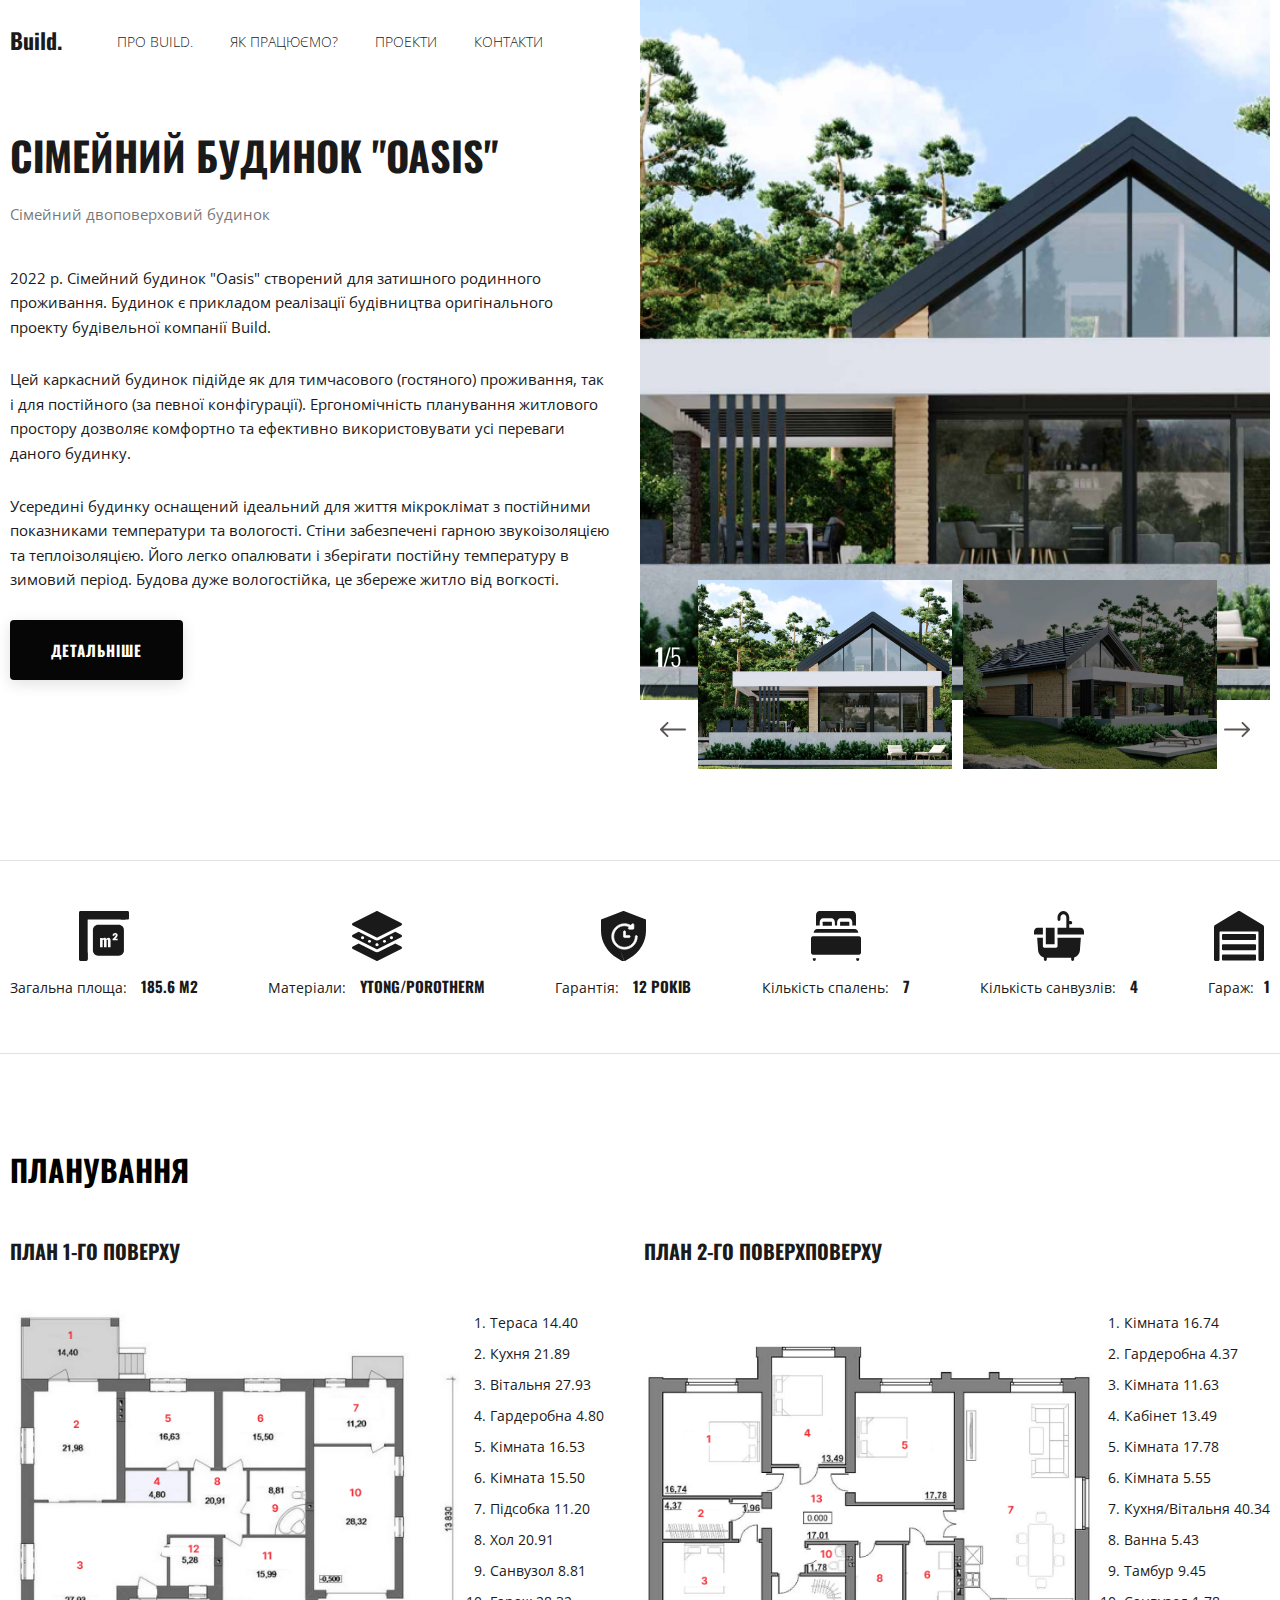
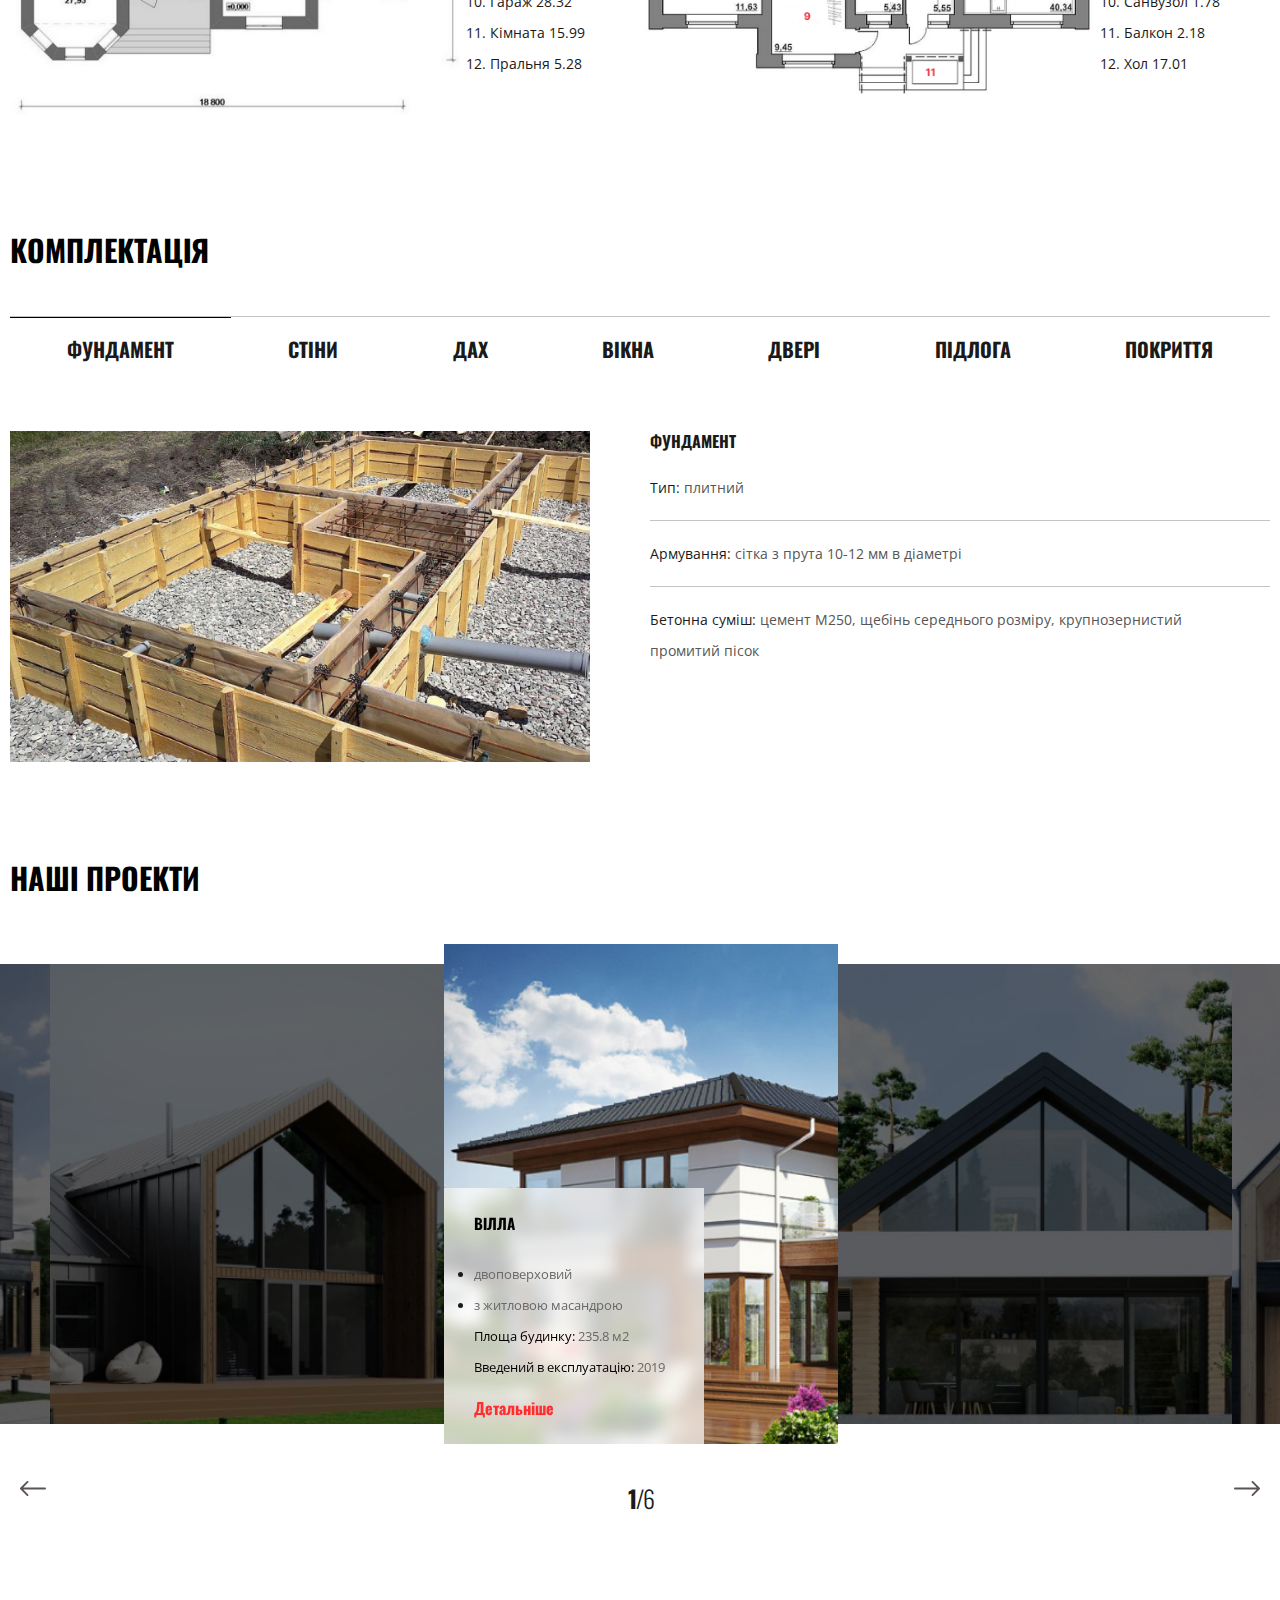
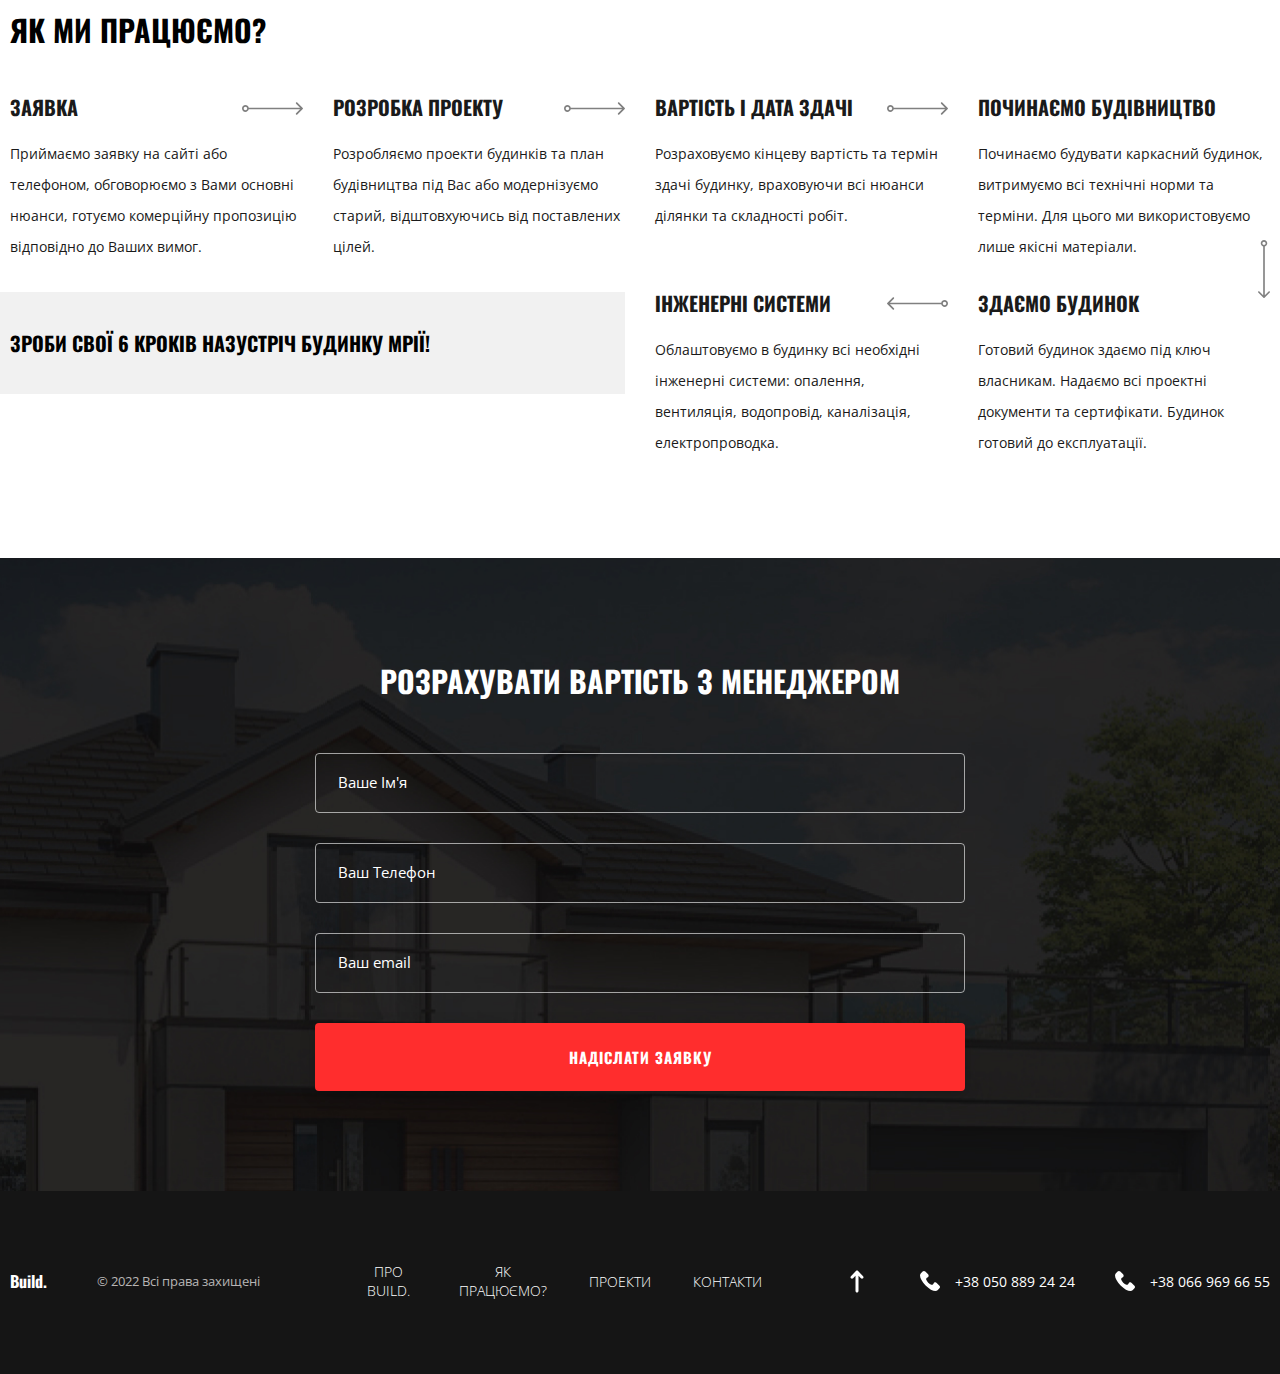
<file: family_house.html>
<!DOCTYPE html>
<html lang="uk">

<head>
	<meta charset="UTF-8">
	<meta name="viewport" content="width=device-width, initial-scale=1.0">
	<meta http-equiv="X-UA-Compatible" content="ie=edge">
	<title>Project | Family House | Build.</title>
	<link rel="preconnect" href="https://fonts.googleapis.com">
	<link rel="preconnect" href="https://fonts.gstatic.com" crossorigin>
	<link
		href="https://fonts.googleapis.com/css2?family=Open+Sans:wght@300;400;700&family=Oswald:wght@300;700&display=swap"
		rel="stylesheet">
	<link rel="stylesheet" href="css/reset.css">
	<link rel="stylesheet" href="css/slick.css">
	<link rel="stylesheet" href="css/style.css">
	<link rel="stylesheet" href="css/project.css">
</head>

<body>
	<header class="header-project scroll-block">
		<div class="container">
			<div class="header-project__inner">
				<div class="header-project__content">
					<div class="header-project__content-top">
						<a class="header-project__content-logo" href="index.html">
							Build.
						</a>
						<nav class="menu">
							<ul class="menu__list">
								<li class="menu__item">
									<button class="menu__link scroll-button">Про BUILD.</и>
								</li>
								<li class="menu__item">
									<button class="menu__link scroll-button">Як працюємо?</и>
								</li>
								<li class="menu__item">
									<button class="menu__link scroll-button">Проекти</и>
								</li>
								<li class="menu__item">
									<button class="menu__link scroll-button">Контакти</и>
								</li>
							</ul>
						</nav>
						<div class="burger">
							<div class="burger-line">
								<span></span>
								<span></span>
								<span></span>
							</div>
						</div>
					</div>
					<div class="header-project__content-inner header-project__content-inner--project">
						<div class="header-project__content-left">
							<div class="header-project__content-centre">
								<h1 class="header-project__content-title">
									Сімейний будинок "Oasis"
								</h1>
								<h4 class="header-project__subtitle">Cімейний двоповерховий будинок</h4>
								<p class="header-project__content-text project-text">
									2022 р. Сімейний будинок "Oasis" створений для затишного родинного проживання. Будинок є прикладом
									реалізації
									будівництва оригінального проекту будівельної компанії Build.
								</p>
								<p class="header-project__content-text project-text">
									Цей каркасний будинок підійде як для тимчасового (гостяного) проживання, так і для постійного (за
									певної конфігурації). Ергономічність планування житлового простору дозволяє комфортно та ефективно
									використовувати усі переваги даного будинку.
								</p>
								<p class="header-project__content-text project-text">
									Усередині будинку оснащений ідеальний для життя мікроклімат з постійними показниками температури та
									вологості. Стіни забезпечені гарною звукоізоляцією та теплоізоляцією. Його легко опалювати і зберігати
									постійну температуру в зимовий період. Будова дуже вологостійка, це збереже житло від вогкості.
								</p>
								<button class="header-project__content-btn project-btn scroll-button">Детальніше</button>
							</div>
						</div>
					</div>
				</div>

				<div class="header-project__slider header-project__slider--project">
					<div class="sliderbig sliderbig--project">
						<div class="sliderbig__item sliderbig__item--project"
							style="background-image: url(./images/family_house/family_house.jpg)">
						</div>
						<div class="sliderbig__item sliderbig__item--project"
							style="background-image: url(./images/family_house/family_house2.jpg)">
						</div>
						<div class="sliderbig__item sliderbig__item--project"
							style="background-image: url(./images/family_house/family_house3.jpg)">
						</div>
						<div class="sliderbig__item sliderbig__item--project"
							style="background-image: url(./images/family_house/family_house4.jpg)">
						</div>
						<div class="sliderbig__item sliderbig__item--project"
							style="background-image: url(./images/family_house/family_house2.jpg)">
						</div>
					</div>

					<div class="slider slider--project">
						<div class="slider__item">
							<img class="nav-slide__img" src="images/family_house/family_house.jpg" alt="example-image">
						</div>
						<div class="slider__item">
							<img class="nav-slide__img" src="images/family_house/family_house2.jpg" alt="example-image">
						</div>
						<div class="slider__item">
							<img class="nav-slide__img" src="images/family_house/family_house3.jpg" alt="example-image">
						</div>
						<div class="slider__item">
							<img class="nav-slide__img" src="images/family_house/family_house4.jpg" alt="example-image">
						</div>
						<div class="slider__item">
							<img class="nav-slide__img" src="images/family_house/family_house2.jpg" alt="example-image">
						</div>
					</div>

				</div>
			</div>
		</div>
	</header>

	<main class="main">
		<div class="info scroll-block">
			<div class="container">
				<div class="info__inner">
					<div class="info__item">
						<img class="info__item-icon" src="images/icons/icon1.svg" alt="icon">
						<p class="info__item-text">Загальна площа:<span> 185.6 м2</span></p>
					</div>
					<div class="info__item">
						<img class="info__item-icon" src="images/icons/icon2.svg" alt="icon">
						<p class="info__item-text">Матеріали:<span> YTONG/POROTHERM</span></p>
					</div>
					<div class="info__item">
						<img class="info__item-icon" src="images/icons/icon3.svg" alt="icon">
						<p class="info__item-text">Гарантія:<span> 12 років</span></p>
					</div>
					<div class="info__item">
						<img class="info__item-icon" src="images/icons/icon4.svg" alt="icon">
						<p class="info__item-text">Кількість спалень:<span> 7</span></p>
					</div>
					<div class="info__item">
						<img class="info__item-icon" src="images/icons/icon5.svg" alt="icon">
						<p class="info__item-text">Кількість санвузлів:<span> 4</span></p>
					</div>
					<div class="info__item">
						<img class="info__item-icon" src="images/icons/icon6.svg" alt="icon">
						<p class="info__item-text">Гараж:<span>1</span></p>
					</div>
				</div>
			</div>
		</div>
		<section class="layout">
			<div class="container">
				<div class="layout__inner">
					<h2 class="layout__title section-title">Планування</h2>
					<div class="layout__items">
						<div class="layout__item">
							<h4 class="layout__item-title">План 1-го поверху</h4>
							<div class="layout__item-content">
								<img class="layout__item-img" src="images/family_house/layout1.jpg" alt="layout image">
								<ol class="layout__item-list">
									<li class="layout__item-text">Тераса 14.40</li>
									<li class="layout__item-text">Кухня 21.89</li>
									<li class="layout__item-text">Вітальня 27.93</li>
									<li class="layout__item-text">Гардеробна 4.80</li>
									<li class="layout__item-text">Кімната 16.53</li>
									<li class="layout__item-text">Кімната 15.50</li>
									<li class="layout__item-text">Підсобка 11.20</li>
									<li class="layout__item-text">Хол 20.91</li>
									<li class="layout__item-text">Санвузол 8.81</li>
									<li class="layout__item-text">Гараж 28.32</li>
									<li class="layout__item-text">Кімната 15.99</li>
									<li class="layout__item-text">Пральня 5.28</li>
								</ol>
							</div>
						</div>
						<div class="layout__item">
							<h4 class="layout__item-title">План 2-го поверхповерху </h4>
							<div class="layout__item-content">
								<img class="layout__item-img" src="images/family_house/layout2.jpg" alt="layout image">
								<ol class="layout__item-list">
									<li class="layout__item-text">Кімната 16.74</li>
									<li class="layout__item-text">Гардеробна 4.37</li>
									<li class="layout__item-text">Кімната 11.63</li>
									<li class="layout__item-text">Кабінет 13.49</li>
									<li class="layout__item-text">Кімната 17.78</li>
									<li class="layout__item-text">Кімната 5.55</li>
									<li class="layout__item-text">Кухня/Вітальня 40.34</li>
									<li class="layout__item-text">Ванна 5.43</li>
									<li class="layout__item-text">Тамбур 9.45</li>
									<li class="layout__item-text">Санвузол 1.78</li>
									<li class="layout__item-text">Балкон 2.18</li>
									<li class="layout__item-text">Хол 17.01</li>
								</ol>
							</div>
						</div>
					</div>
				</div>
			</div>
		</section>
		<section class="equipment">
			<div class="container">
				<div class="equipment__inner">
					<h2 class="equipment__title section-title">Комплектація</h2>
					<div class="equipment__buttons" id="tabs">
						<button class="equipment__buttons-btn tab tab-active" data-tab="foundation">Фундамент</button>
						<button class="equipment__buttons-btn tab" data-tab="walls">Стіни</button>
						<button class="equipment__buttons-btn tab" data-tab="roof">Дах</button>
						<button class="equipment__buttons-btn tab" data-tab="windows">Вікна</button>
						<button class="equipment__buttons-btn tab" data-tab="doors">Двері</button>
						<button class="equipment__buttons-btn tab" data-tab="floor">Підлога</button>
						<button class="equipment__buttons-btn tab" data-tab="covering">Покриття</button>
					</div>

					<div class="equipment__content">

						<!-- FOUNDATION -->
						<div class="equipment__content foundation-content tab-content" data-tab="foundation">
							<div class="equipment__content-box">
								<img class="equipment__content-img" src="images/family_house/family_house-foundation.jpg"
									alt="foundation image">
								<div class="equipment__content-info">
									<h3 class="equipment__content-title">Фундамент</h3>
									<ul class="equipment__content-list">
										<li class="equipment__content-item">
											Тип:
											<span>плитний</span>
										</li>
										<li class="equipment__content-item">
											Армування:
											<span>сітка з прута 10-12 мм в діаметрі</span>
										</li>
										<li class="equipment__content-item">
											Бетонна суміш:
											<span>цемент М250, щебінь середнього розміру, крупнозернистий промитий пісок</span>
										</li>
									</ul>
								</div>
							</div>
						</div>

						<!-- WALLS -->
						<div class="equipment__content wall-content tab-content tab-hide" data-tab="walls">
							<div class="equipment__content-box">
								<img class="equipment__content-img" src="images/project/villa-wall_top.jpg" alt="wall image">
								<div class="equipment__content-info">
									<h3 class="equipment__content-title">Стіни 1-го поверху</h3>
									<ul class="equipment__content-list">
										<li class="equipment__content-item">
											Зовнішні стіни:
											<span>теплі газобетонні блоки YTONG 375 або POROTHERM 38 Thermo</span>
										</li>
										<li class="equipment__content-item">
											Внутрішні несні стіни:
											<span>газобетонні блоки YTONG 250 або POROTHERM</span>
										</li>
										<li class="equipment__content-item">
											Оригінальні суміші та додаткові елементи
										</li>
										<li class="equipment__content-item">
											Оригінальні віконні перемички
										</li>
										<li class="equipment__content-item">
											Армопояс, гідроізоляція
										</li>
										<li class="equipment__content-item">
											Сходи: <span>однопрогонові, будівельні</span>
										</li>
									</ul>
								</div>
							</div>
							<div class="equipment__content-box">
								<img class="equipment__content-decor" src="images/Build..svg" alt="decor">
								<div class="equipment__content-info">
									<h3 class="equipment__content-title">Стіни 2-го поверху</h3>
									<ul class="equipment__content-list">
										<li class="equipment__content-item">
											Стіновий комплект із клеєного бруса:
											<span>ПРЕМІАЛЬНИЙ 260(В)*200 (Товщина) мм</span>
										</li>
										<li class="equipment__content-item">
											Клей:
											<span>KIILTO (Фінляндія), система ВТК та випробувальна лабораторія</span>
										</li>
										<li class="equipment__content-item">
											Матеріал:
											<span>сосна/ялина – на вибір</span>
										</li>
										<li class="equipment__content-item">
											Міжповерхове перекриття:
											<span>клеєні конструкційні балки 180*115мм</span>
										</li>
										<li class="equipment__content-item">
											Кріплення: <span>SILA</span>
										</li>
										<li class="equipment__content-item">
											Оцинковане кріплення, шпильова система
										</li>
									</ul>
								</div>
								<img class="equipment__content-img" src="images/project/villa-wall_bottom.jpg" alt="wall image">
							</div>
						</div>



						<!-- ROOF -->
						<div class="equipment__content roof-content tab-content tab-hide" data-tab="roof">
							<div class="equipment__content-box">
								<img class="equipment__content-img" src="images/project/family_house-roof.jpg" alt="roof image">
								<div class="equipment__content-info">
									<h3 class="equipment__content-title">Дах</h3>
									<ul class="equipment__content-list">
										<li class="equipment__content-item">
											Покриття:
											<span> Поліестер, Матовий Поліестер, Pural, Pural Матовий, Purex, Ice Crystal</span>
										</li>
										<li class="equipment__content-item">
											Модель:
											<span> ХВИЛЯ МАДЕРА</span>
										</li>
										<li class="equipment__content-item">
											Товщини листа:
											<span> 0,4 мм; 0,45 мм; 0,5 мм.</span>
										</li>
										<li class="equipment__content-item">
											Метал:
											<span> Німеччина, Фінляндія</span>
										</li>
										<li class="equipment__content-item">
											Брус дерев'яний будівельний сухий струганий ТОВ САΗРАЙC
										</li>
									</ul>
								</div>
							</div>
						</div>
						<!-- WINDOWS -->
						<div class="equipment__content-box windows-content tab-content tab-hide" data-tab="windows">
							<div class="equipment__content-box">
								<img class="equipment__content-img" src="images/project/family_house-window.jpg" alt="window image">
								<div class="equipment__content-info">
									<h3 class="equipment__content-title">Вікна</h3>
									<ul class="equipment__content-list">
										<li class="equipment__content-item">
											Рама:
											<span> профільний брус</span>
										</li>
										<li class="equipment__content-item">
											Фурнітура:
											<span>Fab&Fix</span>
										</li>
										<li class="equipment__content-item">
											Ручка:
											<span> Connoisseur Inline Non-Locking</span>
										</li>
										<li class="equipment__content-item">
											Петля:
											<span> Harbour Butt Hinge</span>
										</li>
										<li class="equipment__content-item">
											Колір:
											<span> HARDEX GOLD</span>
										</li>
										<li class="equipment__content-item">
											Стулки:
											<span> поворотно-відкидні</span>
										</li>
									</ul>
								</div>
							</div>
						</div>

						<!-- DOORS -->
						<div class="equipment__content-box doors-content tab-content tab-hide" data-tab="doors">
							<div class="equipment__content-box">
								<img class="equipment__content-img" src="images/project/villa-door.jpg" alt="door image">
								<div class="equipment__content-info">
									<h3 class="equipment__content-title">Двері</h3>
									<ul class="equipment__content-list">
										<li class="equipment__content-item">
											Оздоблення зовні:
											<span> МДФ 12 мм (Бетон графіт)</span>
										</li>
										<li class="equipment__content-item">
											Оздоблення всередині:
											<span> МДФ 12 мм (Білий)</span>
										</li>
										<li class="equipment__content-item">
											Замки:
											<span> Securemme</span>
										</li>
										<li class="equipment__content-item">
											Петля:
											<span> Combi Ariano (Італія) d-22мм</span>
										</li>
										<li class="equipment__content-item">
											Товщина полотна дверей:
											<span> 96 мм</span>
										</li>
										<li class="equipment__content-item">
											Наповнення полотна:
											<span> мінеральна вата</span>
										</li>
									</ul>
								</div>
							</div>
						</div>

						<!-- FLOOR -->
						<div class="equipment__content-box floor-content tab-content tab-hide" data-tab="floor">
							<div class="equipment__content-box">
								<img class="equipment__content-img" src="images/project/family_house-floor.jpg" alt="floor image">
								<div class="equipment__content-info">
									<h3 class="equipment__content-title">Підлога</h3>
									<ul class="equipment__content-list">
										<li class="equipment__content-item">
											Тип:
											<span> односмугова паркетна дошка</span>
										</li>
										<li class="equipment__content-item">
											Бренд:
											<span> Barlinek</span>
										</li>
										<li class="equipment__content-item">
											Матеріал:
											<span> дуб</span>
										</li>
										<li class="equipment__content-item">
											Колір:
											<span> Cappuccino Grande</span>
										</li>
										<li class="equipment__content-item">
											Конструкція:
											<span> 3-шарова</span>
										</li>
										<li class="equipment__content-item">
											Поверхня:
											<span> брашована</span>
										</li>
									</ul>
								</div>
							</div>
						</div>

						<!-- COVERING -->
						<div class="equipment__content-box covering-content tab-content tab-hide" data-tab="covering">
							<div class="equipment__content-box">
								<img class="equipment__content-img" src="images/project/villa-covering.jpg" alt="covering image">
								<div class="equipment__content-info">
									<h3 class="equipment__content-title">Покриття</h3>
									<ul class="equipment__content-list">
										<li class="equipment__content-item">
											Тип:
											<span> комбіноване</span>
										</li>
										<li class="equipment__content-item">
											Слої:
											<span> конструктивний, теплоізоляційний, декоративний</span>
										</li>
										<li class="equipment__content-item">
											Матеріал:
											<span> планкен термососна</span>
										</li>
									</ul>
								</div>
							</div>
						</div>

					</div>
				</div>
			</div>
		</section>

		<section class="projects scroll-block">
			<div class="container">
				<h2 class="projects__title section-title">Наші проекти</h2>
			</div>
			<div class="big-container">
				<div class="projects__slider projects-slider">
					<div class="projects-slider__item" style="background-image: url(./images/projects/proj1.jpg)">
						<div class="projects-slider__item-inner">
							<div class="projects-slider__content">
								<h3 class="projects-slider__content-title">Вілла</h3>
								<ul class="projects-slider__content-list">
									<li class="projects-slider__content-item">двоповерховий</li>
									<li class="projects-slider__content-item">з житловою масандрою</li>
								</ul>
								<p class="projects-slider__content-description">Площа будинку: <span>235.8 м2</span></p>
								<p class="projects-slider__content-description">Введений в експлуатацію: <span>2019</span></p>
								<p class="projects-slider__content-text"></p>
								<a class="projects-slider__btn" href="villa.html">Детальніше</a>
							</div>
						</div>
					</div>
					<div class="projects-slider__item" style="background-image: url(./images/projects/proj2.jpg)">
						<div class="projects-slider__item-inner">
							<div class="projects-slider__content">
								<h3 class="projects-slider__content-title">Сімейний будинок</h3>
								<ul class="projects-slider__content-list">
									<li class="projects-slider__content-item">двоповерховий</li>
									<li class="projects-slider__content-item">з житловою масандрою</li>
								</ul>
								<p class="projects-slider__content-description">Площа будинку: <span>1110.5 м2</span></p>
								<p class="projects-slider__content-description">Введений в експлуатацію: <span>2023</span></p>
								<p class="projects-slider__content-text"></p>
								<a class="projects-slider__btn" href="family_house.html">Детальніше</a>
							</div>
						</div>
					</div>
					<div class="projects-slider__item" style="background-image: url(./images/projects/proj3.jpg)">
						<div class="projects-slider__item-inner">
							<div class="projects-slider__content">
								<h3 class="projects-slider__content-title">Скандинавський будинок</h3>
								<ul class="projects-slider__content-list">
									<li class="projects-slider__content-item">двоповерховий</li>
									<li class="projects-slider__content-item">з житловою масандрою</li>
								</ul>
								<p class="projects-slider__content-description">Площа будинку: <span>142.8 м2</span></p>
								<p class="projects-slider__content-description">Введений в експлуатацію: <span>2022</span></p>
								<p class="projects-slider__content-text"></p>
								<a class="projects-slider__btn" href="scandinavian.html">Детальніше</a>
							</div>
						</div>
					</div>
					<div class="projects-slider__item" style="background-image: url(./images/projects/proj4.jpg)">
						<div class="projects-slider__item-inner">
							<div class="projects-slider__content">
								<h3 class="projects-slider__content-title">Двоповерховий будинок</h3>
								<ul class="projects-slider__content-list">
									<li class="projects-slider__content-item">двоповерховий</li>
									<li class="projects-slider__content-item">з житловою масандрою</li>
								</ul>
								<p class="projects-slider__content-description">Площа будинку: <span>72.3 м2</span></p>
								<p class="projects-slider__content-description">Введений в експлуатацію: <span>2022</span></p>
								<p class="projects-slider__content-text"></p>
								<a class="projects-slider__btn" href="phoenix.html">Детальніше</a>
							</div>
						</div>
					</div>
					<div class="projects-slider__item" style="background-image: url(./images/projects/proj5.jpg)">
						<div class="projects-slider__item-inner">
							<div class="projects-slider__content">
								<h3 class="projects-slider__content-title">Модульний будинок</h3>
								<ul class="projects-slider__content-list">
									<li class="projects-slider__content-item">двоповерховий</li>
									<li class="projects-slider__content-item">з житловою масандрою</li>
								</ul>
								<p class="projects-slider__content-description">Площа будинку: <span>120 м2</span></p>
								<p class="projects-slider__content-description">Введений в експлуатацію: <span>2023</span></p>
								<p class="projects-slider__content-text"></p>
								<a class="projects-slider__btn" href="module_house.html">Детальніше</a>
							</div>
						</div>
					</div>
					<div class="projects-slider__item" style="background-image: url(./images/projects/proj6.jpg)">
						<div class="projects-slider__item-inner">
							<div class="projects-slider__content">
								<h3 class="projects-slider__content-title">Барнхаус</h3>
								<ul class="projects-slider__content-list">
									<li class="projects-slider__content-item">двоповерховий</li>
									<li class="projects-slider__content-item">з житловою масандрою</li>
								</ul>
								<p class="projects-slider__content-description">Площа будинку: <span>163.6 м2</span></p>
								<p class="projects-slider__content-description">Введений в експлуатацію: <span>2023</span></p>
								<p class="projects-slider__content-text"></p>
								<a class="projects-slider__btn" href="barnhouse.html">Детальніше</a>
							</div>
						</div>
					</div>
				</div>
			</div>
		</section>

		<section class="how scroll-block">
			<div class="big-container">
				<div class="container">
					<h2 class="section-title how__title">Як ми працюємо?</h2>
					<div class="how__box">
						<div class="how__item">
							<h4 class="how__item-title">Заявка</h4>
							<p class="how__item-text">
								Приймаємо заявку на сайті або телефоном, обговорюємо з Вами основні нюанси, готуємо комерційну
								пропозицію відповідно до Ваших вимог.
							</p>
						</div>
						<div class="how__item">
							<h4 class="how__item-title">Розробка проекту</h4>
							<p class="how__item-text">
								Розробляємо проекти будинків та план будівництва під Вас або модернізуємо старий, відштовхуючись від
								поставлених цілей.
							</p>
						</div>
						<div class="how__item">
							<h4 class="how__item-title">Вартість і дата здачі</h4>
							<p class="how__item-text">
								Розраховуємо кінцеву вартість та термін здачі будинку, враховуючи всі нюанси ділянки та складності
								робіт.
							</p>
						</div>
						<div class="how__item">
							<h4 class="how__item-title">Починаємо будівництво</h4>
							<p class="how__item-text">
								Починаємо будувати каркасний будинок, витримуємо всі технічні норми та терміни. Для цього ми
								використовуємо лише якісні матеріали.
							</p>
						</div>
						<div class="how__item item-promo">
							<p class="how__item-promo">
								Зроби свої 6 кроків назустріч будинку мрії!
							</p>
						</div>
						<div class="how__item">
							<h4 class="how__item-title">Інженерні системи</h4>
							<p class="how__item-text">
								Облаштовуємо в будинку всі необхідні інженерні системи: опалення, вентиляція, водопровід, каналізація,
								електропроводка.
							</p>
						</div>
						<div class="how__item">
							<h4 class="how__item-title">Здаємо будинок</h4>
							<p class="how__item-text">
								Готовий будинок здаємо під ключ власникам. Надаємо всі проектні документи та сертифікати. Будинок
								готовий до експлуатації.
							</p>
						</div>

					</div>
				</div>
				<div class="decoration"></div>
			</div>
		</section>

		<section class="contacts project-contacts scroll-block">
			<div class="container">
				<h2 class="project-contacts__title section-title">Розрахувати вартість з менеджером</h2>
				<div class="project-contacts__inner">
					<div class="project-contacts__form">
						<form class="form-project">


							<input type="hidden" name="project_name" value="Build.">
							<input type="hidden" name="admin_email" value="alinakharakh@mail.com">
							<input type="hidden" name="form_subject" value="Main page form">


							<input class="form__name form-project__input" type="text" name="Ім'я" placeholder="Ваше Ім'я">
							<input class="form__phone form-project__input" type="phone" name="Телефон" placeholder="Ваш Телефон">
							<input class="form__email form-project__input" type="text" name="Email" placeholder="Ваш email">
							<button class="form__btn" type="submit">Надіслати заявку</button>
						</form>
					</div>
				</div>
			</div>
		</section>
	</main>
	<footer class="footer">
		<div class="container">
			<div class="footer__inner">
				<a class="footer__logo logo" href="index.html">Build.</a>
				<p class="footer__copy">© 2022 Всі права захищені</p>
				<nav class="menu footer__menu">
					<ul class="menu__list">
						<li class="menu__item">
							<button class="menu__link scroll-button">Про BUILD.</button>
						</li>
						<li class="menu__item">
							<button class="menu__link scroll-button">Як працюємо?</button>
						</li>
						<li class="menu__item">
							<button class="menu__link scroll-button">Проекти</button>
						</li>
						<li class="menu__item">
							<button class="menu__link scroll-button">Контакти</button>
						</li>
					</ul>
				</nav>
				<button class="footer__arrow scroll-button">
					<img class="footer__arrow-img" src="images/up-arrow.svg" alt="arrow icon">
				</button>
				<div class="footer__phones">
					<a class="footer__phones-link" href="tel:380935765754">+38 050 889 24 24</a>
					<a class="footer__phones-link" href="tel:380935765754">+38 066 969 66 55</a>
				</div>
			</div>
		</div>
	</footer>

	<!-- <script src="https://ajax.googleapis.com/ajax/libs/jquery/3.4.1/jquery.min.js"></script> -->
	<script src="https://ajax.googleapis.com/ajax/libs/jquery/3.7.1/jquery.min.js"></script>
	<script src="js/slick.min.js"></script>
	<script src="js/main.js"></script>
	<script src="js/project.js"></script>
</body>

</html>
</file>
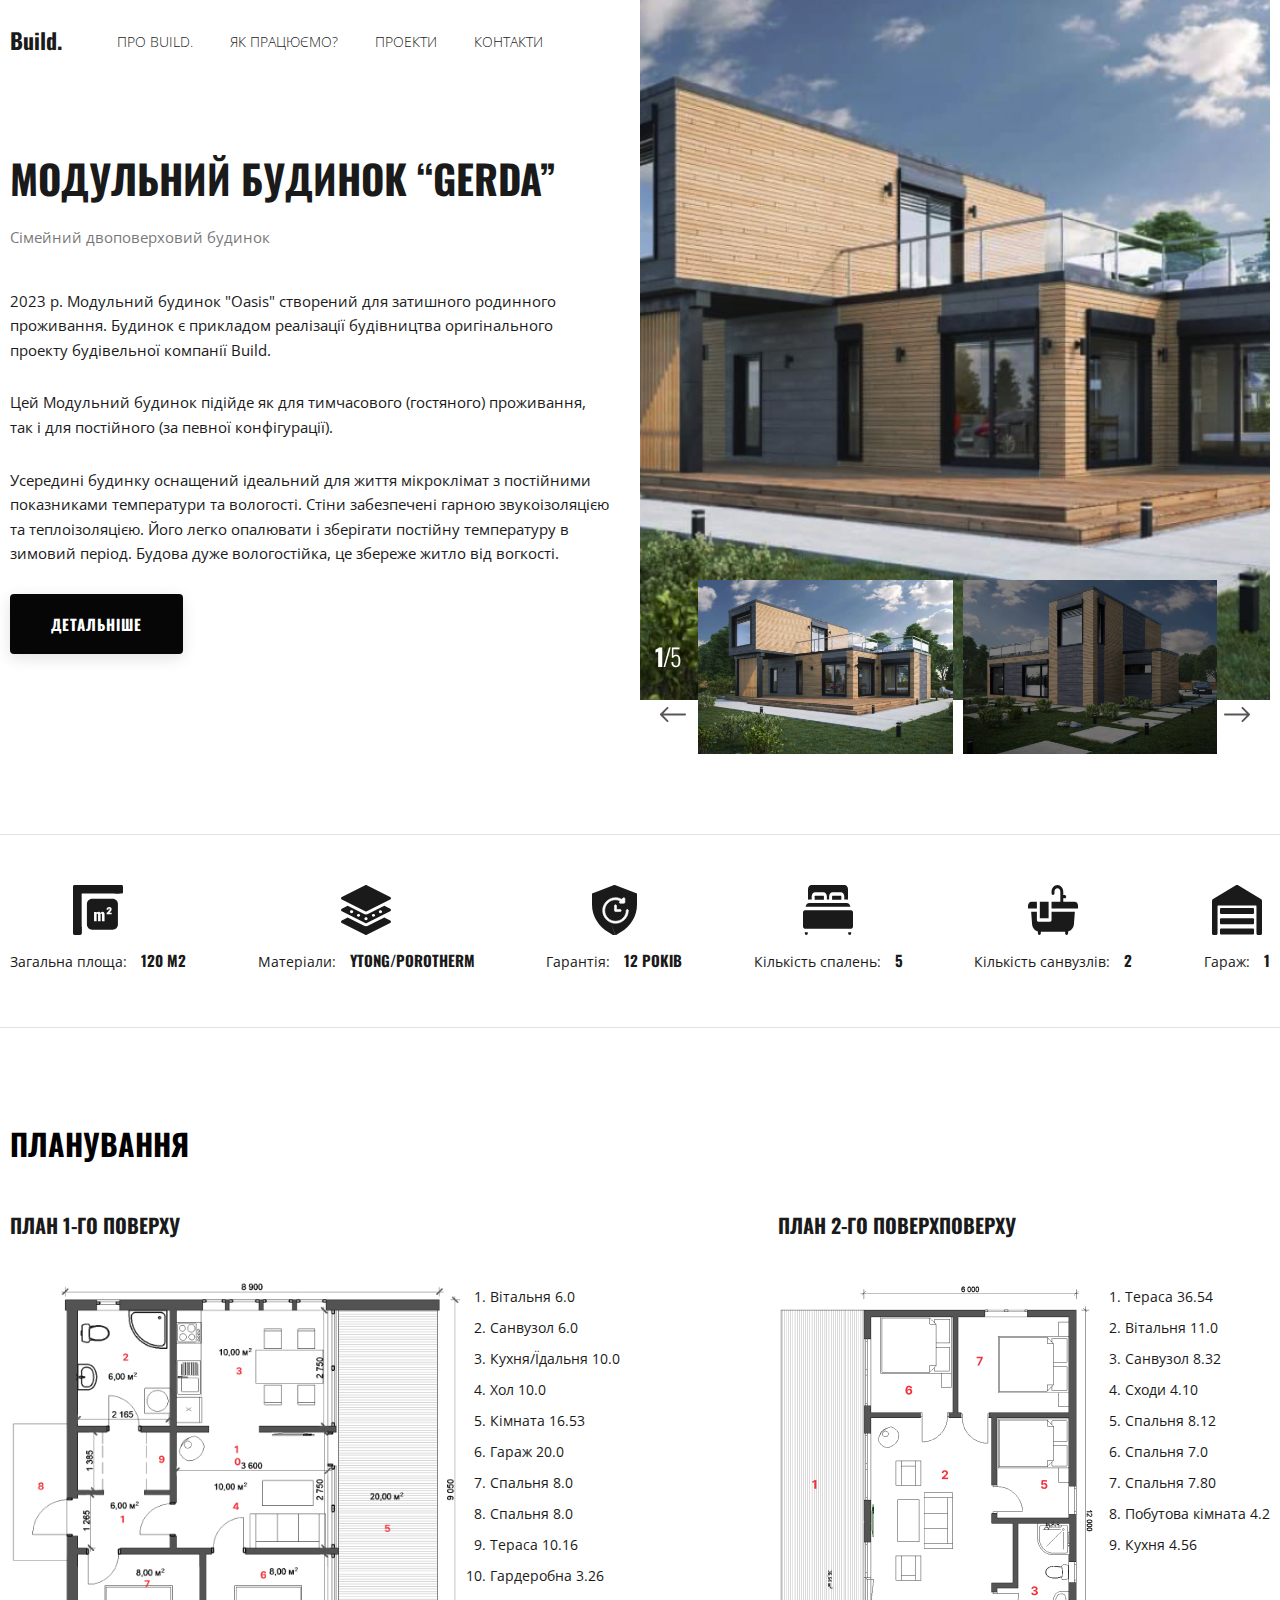
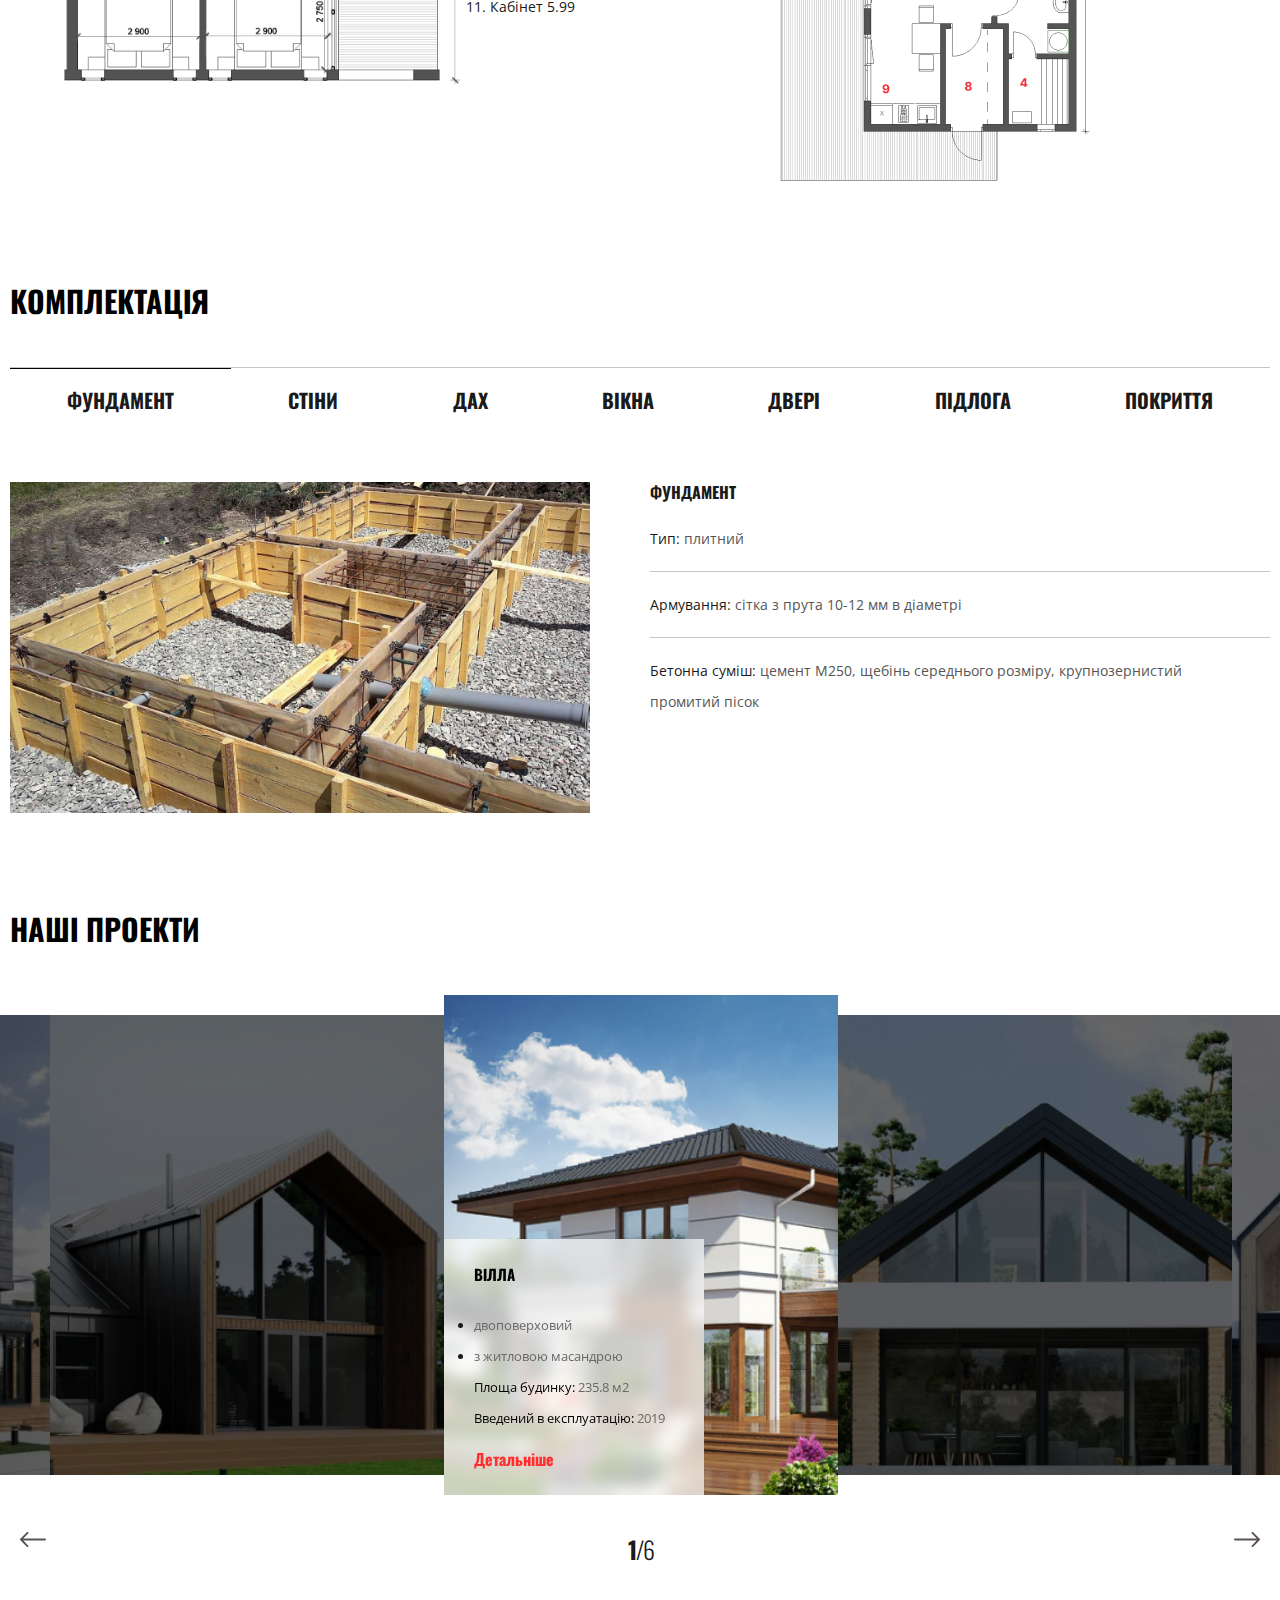
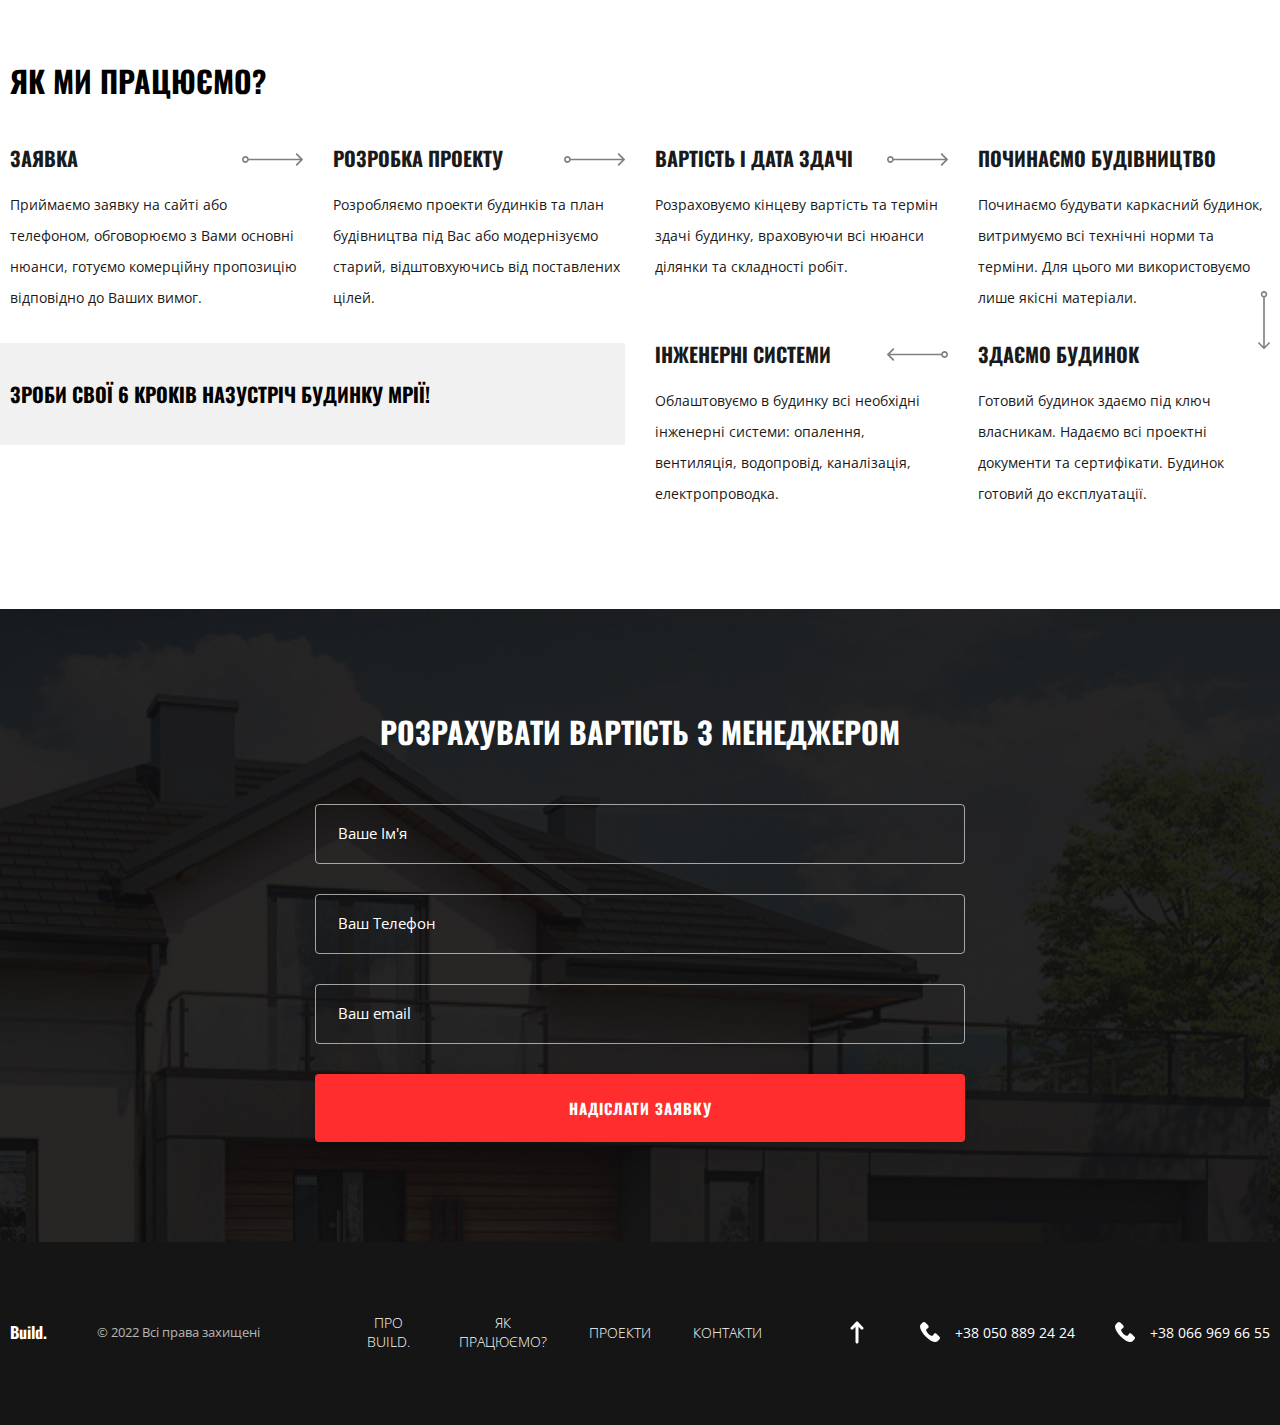
<file: module_house.html>
<!DOCTYPE html>
<html lang="uk">

<head>
	<meta charset="UTF-8">
	<meta name="viewport" content="width=device-width, initial-scale=1.0">
	<meta http-equiv="X-UA-Compatible" content="ie=edge">
	<title>Project | Module House | Build.</title>
	<link rel="preconnect" href="https://fonts.googleapis.com">
	<link rel="preconnect" href="https://fonts.gstatic.com" crossorigin>
	<link
		href="https://fonts.googleapis.com/css2?family=Open+Sans:wght@300;400;700&family=Oswald:wght@300;700&display=swap"
		rel="stylesheet">
	<link rel="stylesheet" href="css/reset.css">
	<link rel="stylesheet" href="css/slick.css">
	<link rel="stylesheet" href="css/style.css">
	<link rel="stylesheet" href="css/project.css">
</head>

<body>
	<header class="header-project scroll-block">
		<div class="container">
			<div class="header-project__inner">
				<div class="header-project__content">
					<div class="header-project__content-top">
						<a class="header-project__content-logo" href="index.html">
							Build.
						</a>
						<nav class="menu">
							<ul class="menu__list">
								<li class="menu__item">
									<button class="menu__link scroll-button">Про BUILD.</и>
								</li>
								<li class="menu__item">
									<button class="menu__link scroll-button">Як працюємо?</и>
								</li>
								<li class="menu__item">
									<button class="menu__link scroll-button">Проекти</и>
								</li>
								<li class="menu__item">
									<button class="menu__link scroll-button">Контакти</и>
								</li>
							</ul>
						</nav>
						<div class="burger">
							<div class="burger-line">
								<span></span>
								<span></span>
								<span></span>
							</div>
						</div>
					</div>
					<div class="header-project__content-inner header-project__content-inner--project">
						<div class="header-project__content-left">
							<div class="header-project__content-centre">
								<h1 class="header-project__content-title">
									Модульний будинок “Gerda”
								</h1>
								<h4 class="header-project__subtitle">Cімейний двоповерховий будинок</h4>
								<p class="header-project__content-text project-text">
									2023 р. Модульний будинок "Oasis" створений для затишного родинного проживання. Будинок є прикладом
									реалізації
									будівництва оригінального проекту будівельної компанії Build.
								</p>
								<p class="header-project__content-text project-text">
									Цей Модульний будинок підійде як для тимчасового (гостяного) проживання, так і для постійного (за
									певної конфігурації).
								</p>
								<p class="header-project__content-text project-text">
									Усередині будинку оснащений ідеальний для життя мікроклімат з постійними показниками температури та
									вологості. Стіни забезпечені гарною звукоізоляцією та теплоізоляцією. Його легко опалювати і зберігати
									постійну температуру в зимовий період. Будова дуже вологостійка, це збереже житло від вогкості.
								</p>
								<button class="header-project__content-btn project-btn scroll-button">Детальніше</button>
							</div>
						</div>
					</div>
				</div>

				<div class="header-project__slider header-project__slider--project">
					<div class="sliderbig sliderbig--project">
						<div class="sliderbig__item sliderbig__item--project"
							style="background-image: url(./images/gerda/gerda.jpg)">
						</div>
						<div class="sliderbig__item sliderbig__item--project"
							style="background-image: url(./images/gerda/gerda2.jpg)">
						</div>
						<div class="sliderbig__item sliderbig__item--project"
							style="background-image: url(./images/gerda/gerda3.jpg)">
						</div>
						<div class="sliderbig__item sliderbig__item--project"
							style="background-image: url(./images/gerda/gerda4.jpg)">
						</div>
						<div class="sliderbig__item sliderbig__item--project"
							style="background-image: url(./images/gerda/gerda5.jpg)">
						</div>
					</div>

					<div class="slider slider--project">
						<div class="slider__item">
							<img class="nav-slide__img" src="images/gerda/gerda.jpg" alt="example-image">
						</div>
						<div class="slider__item">
							<img class="nav-slide__img" src="images/gerda/gerda2.jpg" alt="example-image">
						</div>
						<div class="slider__item">
							<img class="nav-slide__img" src="images/gerda/gerda3.jpg" alt="example-image">
						</div>
						<div class="slider__item">
							<img class="nav-slide__img" src="images/gerda/gerda4.jpg" alt="example-image">
						</div>
						<div class="slider__item">
							<img class="nav-slide__img" src="images/gerda/gerda5.jpg" alt="example-image">
						</div>
					</div>

				</div>
			</div>
		</div>
	</header>

	<main class="main">
		<div class="info scroll-block">
			<div class="container">
				<div class="info__inner">
					<div class="info__item">
						<img class="info__item-icon" src="images/icons/icon1.svg" alt="icon">
						<p class="info__item-text">Загальна площа:<span> 120 м2</span></p>
					</div>
					<div class="info__item">
						<img class="info__item-icon" src="images/icons/icon2.svg" alt="icon">
						<p class="info__item-text">Матеріали:<span> YTONG/POROTHERM</span></p>
					</div>
					<div class="info__item">
						<img class="info__item-icon" src="images/icons/icon3.svg" alt="icon">
						<p class="info__item-text">Гарантія:<span> 12 років</span></p>
					</div>
					<div class="info__item">
						<img class="info__item-icon" src="images/icons/icon4.svg" alt="icon">
						<p class="info__item-text">Кількість спалень:<span> 5</span></p>
					</div>
					<div class="info__item">
						<img class="info__item-icon" src="images/icons/icon5.svg" alt="icon">
						<p class="info__item-text">Кількість санвузлів:<span> 2</span></p>
					</div>
					<div class="info__item">
						<img class="info__item-icon" src="images/icons/icon6.svg" alt="icon">
						<p class="info__item-text">Гараж:<span> 1</span></p>
					</div>
				</div>
			</div>
		</div>
		<section class="layout">
			<div class="container">
				<div class="layout__inner">
					<h2 class="layout__title section-title">Планування</h2>
					<div class="layout__items">
						<div class="layout__item">
							<h4 class="layout__item-title">План 1-го поверху</h4>
							<div class="layout__item-content">
								<img class="layout__item-img" src="images/gerda/layout1.jpg" alt="layout image">
								<ol class="layout__item-list">
									<li class="layout__item-text">Вітальня 6.0</li>
									<li class="layout__item-text">Санвузол 6.0</li>
									<li class="layout__item-text">Кухня/Їдальня 10.0</li>
									<li class="layout__item-text">Хол 10.0</li>
									<li class="layout__item-text">Кімната 16.53</li>
									<li class="layout__item-text">Гараж 20.0</li>
									<li class="layout__item-text">Спальня 8.0</li>
									<li class="layout__item-text">Спальня 8.0</li>
									<li class="layout__item-text">Тераса 10.16</li>
									<li class="layout__item-text">Гардеробна 3.26</li>
									<li class="layout__item-text">Кабінет 5.99</li>
								</ol>
							</div>
						</div>
						<div class="layout__item">
							<h4 class="layout__item-title">План 2-го поверхповерху </h4>
							<div class="layout__item-content">
								<img class="layout__item-img" src="images/gerda/layout2.jpg" alt="layout image">
								<ol class="layout__item-list">
									<li class="layout__item-text">Тераса 36.54</li>
									<li class="layout__item-text">Вітальня 11.0</li>
									<li class="layout__item-text">Санвузол 8.32</li>
									<li class="layout__item-text">Сходи 4.10</li>
									<li class="layout__item-text">Спальня 8.12</li>
									<li class="layout__item-text">Спальня 7.0</li>
									<li class="layout__item-text">Спальня 7.80</li>
									<li class="layout__item-text">Побутова кімната 4.2</li>
									<li class="layout__item-text">Кухня 4.56</li>
									</li>
								</ol>
							</div>
						</div>
					</div>
				</div>
			</div>
		</section>
		<section class="equipment">
			<div class="container">
				<div class="equipment__inner">
					<h2 class="equipment__title section-title">Комплектація</h2>
					<div class="equipment__buttons" id="tabs">
						<button class="equipment__buttons-btn tab tab-active" data-tab="foundation">Фундамент</button>
						<button class="equipment__buttons-btn tab" data-tab="walls">Стіни</button>
						<button class="equipment__buttons-btn tab" data-tab="roof">Дах</button>
						<button class="equipment__buttons-btn tab" data-tab="windows">Вікна</button>
						<button class="equipment__buttons-btn tab" data-tab="doors">Двері</button>
						<button class="equipment__buttons-btn tab" data-tab="floor">Підлога</button>
						<button class="equipment__buttons-btn tab" data-tab="covering">Покриття</button>
					</div>

					<div class="equipment__content">

						<!-- FOUNDATION -->
						<div class="equipment__content foundation-content tab-content" data-tab="foundation">
							<div class="equipment__content-box">
								<img class="equipment__content-img" src="images/family_house/family_house-foundation.jpg"
									alt="foundation image">
								<div class="equipment__content-info">
									<h3 class="equipment__content-title">Фундамент</h3>
									<ul class="equipment__content-list">
										<li class="equipment__content-item">
											Тип:
											<span>плитний</span>
										</li>
										<li class="equipment__content-item">
											Армування:
											<span>сітка з прута 10-12 мм в діаметрі</span>
										</li>
										<li class="equipment__content-item">
											Бетонна суміш:
											<span>цемент М250, щебінь середнього розміру, крупнозернистий промитий пісок</span>
										</li>
									</ul>
								</div>
							</div>
						</div>

						<!-- WALLS -->
						<div class="equipment__content wall-content tab-content tab-hide" data-tab="walls">
							<div class="equipment__content-box">
								<img class="equipment__content-img" src="images/project/villa-wall_top.jpg" alt="wall image">
								<div class="equipment__content-info">
									<h3 class="equipment__content-title">Стіни 1-го поверху</h3>
									<ul class="equipment__content-list">
										<li class="equipment__content-item">
											Зовнішні стіни:
											<span>теплі газобетонні блоки YTONG 375 або POROTHERM 38 Thermo</span>
										</li>
										<li class="equipment__content-item">
											Внутрішні несні стіни:
											<span>газобетонні блоки YTONG 250 або POROTHERM</span>
										</li>
										<li class="equipment__content-item">
											Оригінальні суміші та додаткові елементи
										</li>
										<li class="equipment__content-item">
											Оригінальні віконні перемички
										</li>
										<li class="equipment__content-item">
											Армопояс, гідроізоляція
										</li>
										<li class="equipment__content-item">
											Сходи: <span>однопрогонові, будівельні</span>
										</li>
									</ul>
								</div>
							</div>
							<div class="equipment__content-box">
								<img class="equipment__content-decor" src="images/Build..svg" alt="decor">
								<div class="equipment__content-info">
									<h3 class="equipment__content-title">Стіни 2-го поверху</h3>
									<ul class="equipment__content-list">
										<li class="equipment__content-item">
											Стіновий комплект із клеєного бруса:
											<span>ПРЕМІАЛЬНИЙ 260(В)*200 (Товщина) мм</span>
										</li>
										<li class="equipment__content-item">
											Клей:
											<span>KIILTO (Фінляндія), система ВТК та випробувальна лабораторія</span>
										</li>
										<li class="equipment__content-item">
											Матеріал:
											<span>сосна/ялина – на вибір</span>
										</li>
										<li class="equipment__content-item">
											Міжповерхове перекриття:
											<span>клеєні конструкційні балки 180*115мм</span>
										</li>
										<li class="equipment__content-item">
											Кріплення: <span>SILA</span>
										</li>
										<li class="equipment__content-item">
											Оцинковане кріплення, шпильова система
										</li>
									</ul>
								</div>
								<img class="equipment__content-img" src="images/project/villa-wall_bottom.jpg" alt="wall image">
							</div>
						</div>



						<!-- ROOF -->
						<div class="equipment__content roof-content tab-content tab-hide" data-tab="roof">
							<div class="equipment__content-box">
								<img class="equipment__content-img" src="images/project/family_house-roof.jpg" alt="roof image">
								<div class="equipment__content-info">
									<h3 class="equipment__content-title">Дах</h3>
									<ul class="equipment__content-list">
										<li class="equipment__content-item">
											Покриття:
											<span> Поліестер, Матовий Поліестер, Pural, Pural Матовий, Purex, Ice Crystal</span>
										</li>
										<li class="equipment__content-item">
											Модель:
											<span> ХВИЛЯ МАДЕРА</span>
										</li>
										<li class="equipment__content-item">
											Товщини листа:
											<span> 0,4 мм; 0,45 мм; 0,5 мм.</span>
										</li>
										<li class="equipment__content-item">
											Метал:
											<span> Німеччина, Фінляндія</span>
										</li>
										<li class="equipment__content-item">
											Брус дерев'яний будівельний сухий струганий ТОВ САΗРАЙC
										</li>
									</ul>
								</div>
							</div>
						</div>
						<!-- WINDOWS -->
						<div class="equipment__content-box windows-content tab-content tab-hide" data-tab="windows">
							<div class="equipment__content-box">
								<img class="equipment__content-img" src="images/project/family_house-window.jpg" alt="window image">
								<div class="equipment__content-info">
									<h3 class="equipment__content-title">Вікна</h3>
									<ul class="equipment__content-list">
										<li class="equipment__content-item">
											Рама:
											<span> профільний брус</span>
										</li>
										<li class="equipment__content-item">
											Фурнітура:
											<span>Fab&Fix</span>
										</li>
										<li class="equipment__content-item">
											Ручка:
											<span> Connoisseur Inline Non-Locking</span>
										</li>
										<li class="equipment__content-item">
											Петля:
											<span> Harbour Butt Hinge</span>
										</li>
										<li class="equipment__content-item">
											Колір:
											<span> HARDEX GOLD</span>
										</li>
										<li class="equipment__content-item">
											Стулки:
											<span> поворотно-відкидні</span>
										</li>
									</ul>
								</div>
							</div>
						</div>

						<!-- DOORS -->
						<div class="equipment__content-box doors-content tab-content tab-hide" data-tab="doors">
							<div class="equipment__content-box">
								<img class="equipment__content-img" src="images/project/villa-door.jpg" alt="door image">
								<div class="equipment__content-info">
									<h3 class="equipment__content-title">Двері</h3>
									<ul class="equipment__content-list">
										<li class="equipment__content-item">
											Оздоблення зовні:
											<span> МДФ 12 мм (Бетон графіт)</span>
										</li>
										<li class="equipment__content-item">
											Оздоблення всередині:
											<span> МДФ 12 мм (Білий)</span>
										</li>
										<li class="equipment__content-item">
											Замки:
											<span> Securemme</span>
										</li>
										<li class="equipment__content-item">
											Петля:
											<span> Combi Ariano (Італія) d-22мм</span>
										</li>
										<li class="equipment__content-item">
											Товщина полотна дверей:
											<span> 96 мм</span>
										</li>
										<li class="equipment__content-item">
											Наповнення полотна:
											<span> мінеральна вата</span>
										</li>
									</ul>
								</div>
							</div>
						</div>

						<!-- FLOOR -->
						<div class="equipment__content-box floor-content tab-content tab-hide" data-tab="floor">
							<div class="equipment__content-box">
								<img class="equipment__content-img" src="images/project/family_house-floor.jpg" alt="floor image">
								<div class="equipment__content-info">
									<h3 class="equipment__content-title">Підлога</h3>
									<ul class="equipment__content-list">
										<li class="equipment__content-item">
											Тип:
											<span> односмугова паркетна дошка</span>
										</li>
										<li class="equipment__content-item">
											Бренд:
											<span> Barlinek</span>
										</li>
										<li class="equipment__content-item">
											Матеріал:
											<span> дуб</span>
										</li>
										<li class="equipment__content-item">
											Колір:
											<span> Cappuccino Grande</span>
										</li>
										<li class="equipment__content-item">
											Конструкція:
											<span> 3-шарова</span>
										</li>
										<li class="equipment__content-item">
											Поверхня:
											<span> брашована</span>
										</li>
									</ul>
								</div>
							</div>
						</div>

						<!-- COVERING -->
						<div class="equipment__content-box covering-content tab-content tab-hide" data-tab="covering">
							<div class="equipment__content-box">
								<img class="equipment__content-img" src="images/project/villa-covering.jpg" alt="covering image">
								<div class="equipment__content-info">
									<h3 class="equipment__content-title">Покриття</h3>
									<ul class="equipment__content-list">
										<li class="equipment__content-item">
											Тип:
											<span> комбіноване</span>
										</li>
										<li class="equipment__content-item">
											Слої:
											<span> конструктивний, теплоізоляційний, декоративний</span>
										</li>
										<li class="equipment__content-item">
											Матеріал:
											<span> планкен термососна</span>
										</li>
									</ul>
								</div>
							</div>
						</div>

					</div>
				</div>
			</div>
		</section>

		<section class="projects scroll-block">
			<div class="container">
				<h2 class="projects__title section-title">Наші проекти</h2>
			</div>
			<div class="big-container">
				<div class="projects__slider projects-slider">
					<div class="projects-slider__item" style="background-image: url(./images/projects/proj1.jpg)">
						<div class="projects-slider__item-inner">
							<div class="projects-slider__content">
								<h3 class="projects-slider__content-title">Вілла</h3>
								<ul class="projects-slider__content-list">
									<li class="projects-slider__content-item">двоповерховий</li>
									<li class="projects-slider__content-item">з житловою масандрою</li>
								</ul>
								<p class="projects-slider__content-description">Площа будинку: <span>235.8 м2</span></p>
								<p class="projects-slider__content-description">Введений в експлуатацію: <span>2019</span></p>
								<p class="projects-slider__content-text"></p>
								<a class="projects-slider__btn" href="villa.html">Детальніше</a>
							</div>
						</div>
					</div>
					<div class="projects-slider__item" style="background-image: url(./images/projects/proj2.jpg)">
						<div class="projects-slider__item-inner">
							<div class="projects-slider__content">
								<h3 class="projects-slider__content-title">Сімейний будинок</h3>
								<ul class="projects-slider__content-list">
									<li class="projects-slider__content-item">двоповерховий</li>
									<li class="projects-slider__content-item">з житловою масандрою</li>
								</ul>
								<p class="projects-slider__content-description">Площа будинку: <span>1110.5 м2</span></p>
								<p class="projects-slider__content-description">Введений в експлуатацію: <span>2023</span></p>
								<p class="projects-slider__content-text"></p>
								<a class="projects-slider__btn" href="family_house.html">Детальніше</a>
							</div>
						</div>
					</div>
					<div class="projects-slider__item" style="background-image: url(./images/projects/proj3.jpg)">
						<div class="projects-slider__item-inner">
							<div class="projects-slider__content">
								<h3 class="projects-slider__content-title">Скандинавський будинок</h3>
								<ul class="projects-slider__content-list">
									<li class="projects-slider__content-item">двоповерховий</li>
									<li class="projects-slider__content-item">з житловою масандрою</li>
								</ul>
								<p class="projects-slider__content-description">Площа будинку: <span>142.8 м2</span></p>
								<p class="projects-slider__content-description">Введений в експлуатацію: <span>2022</span></p>
								<p class="projects-slider__content-text"></p>
								<a class="projects-slider__btn" href="scandinavian.html">Детальніше</a>
							</div>
						</div>
					</div>
					<div class="projects-slider__item" style="background-image: url(./images/projects/proj4.jpg)">
						<div class="projects-slider__item-inner">
							<div class="projects-slider__content">
								<h3 class="projects-slider__content-title">Двоповерховий будинок</h3>
								<ul class="projects-slider__content-list">
									<li class="projects-slider__content-item">двоповерховий</li>
									<li class="projects-slider__content-item">з житловою масандрою</li>
								</ul>
								<p class="projects-slider__content-description">Площа будинку: <span>72.3 м2</span></p>
								<p class="projects-slider__content-description">Введений в експлуатацію: <span>2022</span></p>
								<p class="projects-slider__content-text"></p>
								<a class="projects-slider__btn" href="phoenix.html">Детальніше</a>
							</div>
						</div>
					</div>
					<div class="projects-slider__item" style="background-image: url(./images/projects/proj5.jpg)">
						<div class="projects-slider__item-inner">
							<div class="projects-slider__content">
								<h3 class="projects-slider__content-title">Модульний будинок</h3>
								<ul class="projects-slider__content-list">
									<li class="projects-slider__content-item">двоповерховий</li>
									<li class="projects-slider__content-item">з житловою масандрою</li>
								</ul>
								<p class="projects-slider__content-description">Площа будинку: <span>120 м2</span></p>
								<p class="projects-slider__content-description">Введений в експлуатацію: <span>2023</span></p>
								<p class="projects-slider__content-text"></p>
								<a class="projects-slider__btn" href="module_house.html">Детальніше</a>
							</div>
						</div>
					</div>
					<div class="projects-slider__item" style="background-image: url(./images/projects/proj6.jpg)">
						<div class="projects-slider__item-inner">
							<div class="projects-slider__content">
								<h3 class="projects-slider__content-title">Барнхаус</h3>
								<ul class="projects-slider__content-list">
									<li class="projects-slider__content-item">двоповерховий</li>
									<li class="projects-slider__content-item">з житловою масандрою</li>
								</ul>
								<p class="projects-slider__content-description">Площа будинку: <span>163.6 м2</span></p>
								<p class="projects-slider__content-description">Введений в експлуатацію: <span>2023</span></p>
								<p class="projects-slider__content-text"></p>
								<a class="projects-slider__btn" href="barnhouse.html">Детальніше</a>
							</div>
						</div>
					</div>
				</div>
			</div>
		</section>

		<section class="how scroll-block">
			<div class="big-container">
				<div class="container">
					<h2 class="section-title how__title">Як ми працюємо?</h2>
					<div class="how__box">
						<div class="how__item">
							<h4 class="how__item-title">Заявка</h4>
							<p class="how__item-text">
								Приймаємо заявку на сайті або телефоном, обговорюємо з Вами основні нюанси, готуємо комерційну
								пропозицію відповідно до Ваших вимог.
							</p>
						</div>
						<div class="how__item">
							<h4 class="how__item-title">Розробка проекту</h4>
							<p class="how__item-text">
								Розробляємо проекти будинків та план будівництва під Вас або модернізуємо старий, відштовхуючись від
								поставлених цілей.
							</p>
						</div>
						<div class="how__item">
							<h4 class="how__item-title">Вартість і дата здачі</h4>
							<p class="how__item-text">
								Розраховуємо кінцеву вартість та термін здачі будинку, враховуючи всі нюанси ділянки та складності
								робіт.
							</p>
						</div>
						<div class="how__item">
							<h4 class="how__item-title">Починаємо будівництво</h4>
							<p class="how__item-text">
								Починаємо будувати каркасний будинок, витримуємо всі технічні норми та терміни. Для цього ми
								використовуємо лише якісні матеріали.
							</p>
						</div>
						<div class="how__item item-promo">
							<p class="how__item-promo">
								Зроби свої 6 кроків назустріч будинку мрії!
							</p>
						</div>
						<div class="how__item">
							<h4 class="how__item-title">Інженерні системи</h4>
							<p class="how__item-text">
								Облаштовуємо в будинку всі необхідні інженерні системи: опалення, вентиляція, водопровід, каналізація,
								електропроводка.
							</p>
						</div>
						<div class="how__item">
							<h4 class="how__item-title">Здаємо будинок</h4>
							<p class="how__item-text">
								Готовий будинок здаємо під ключ власникам. Надаємо всі проектні документи та сертифікати. Будинок
								готовий до експлуатації.
							</p>
						</div>

					</div>
				</div>
				<div class="decoration"></div>
			</div>
		</section>

		<section class="contacts project-contacts scroll-block">
			<div class="container">
				<h2 class="project-contacts__title section-title">Розрахувати вартість з менеджером</h2>
				<div class="project-contacts__inner">
					<div class="project-contacts__form">
						<form class="form-project">


							<input type="hidden" name="project_name" value="Build.">
							<input type="hidden" name="admin_email" value="alinakharakh@mail.com">
							<input type="hidden" name="form_subject" value="Main page form">


							<input class="form__name form-project__input" type="text" name="Ім'я" placeholder="Ваше Ім'я">
							<input class="form__phone form-project__input" type="phone" name="Телефон" placeholder="Ваш Телефон">
							<input class="form__email form-project__input" type="text" name="Email" placeholder="Ваш email">
							<button class="form__btn" type="submit">Надіслати заявку</button>
						</form>
					</div>
				</div>
			</div>
		</section>
	</main>
	<footer class="footer">
		<div class="container">
			<div class="footer__inner">
				<a class="footer__logo logo" href="index.html">Build.</a>
				<p class="footer__copy">© 2022 Всі права захищені</p>
				<nav class="menu footer__menu">
					<ul class="menu__list">
						<li class="menu__item">
							<button class="menu__link scroll-button">Про BUILD.</button>
						</li>
						<li class="menu__item">
							<button class="menu__link scroll-button">Як працюємо?</button>
						</li>
						<li class="menu__item">
							<button class="menu__link scroll-button">Проекти</button>
						</li>
						<li class="menu__item">
							<button class="menu__link scroll-button">Контакти</button>
						</li>
					</ul>
				</nav>
				<button class="footer__arrow scroll-button">
					<img class="footer__arrow-img" src="images/up-arrow.svg" alt="arrow icon">
				</button>
				<div class="footer__phones">
					<a class="footer__phones-link" href="tel:380935765754">+38 050 889 24 24</a>
					<a class="footer__phones-link" href="tel:380935765754">+38 066 969 66 55</a>
				</div>
			</div>
		</div>
	</footer>

	<!-- <script src="https://ajax.googleapis.com/ajax/libs/jquery/3.4.1/jquery.min.js"></script> -->
	<script src="https://ajax.googleapis.com/ajax/libs/jquery/3.7.1/jquery.min.js"></script>
	<script src="js/slick.min.js"></script>
	<script src="js/main.js"></script>
	<script src="js/project.js"></script>
</body>

</html>
</file>
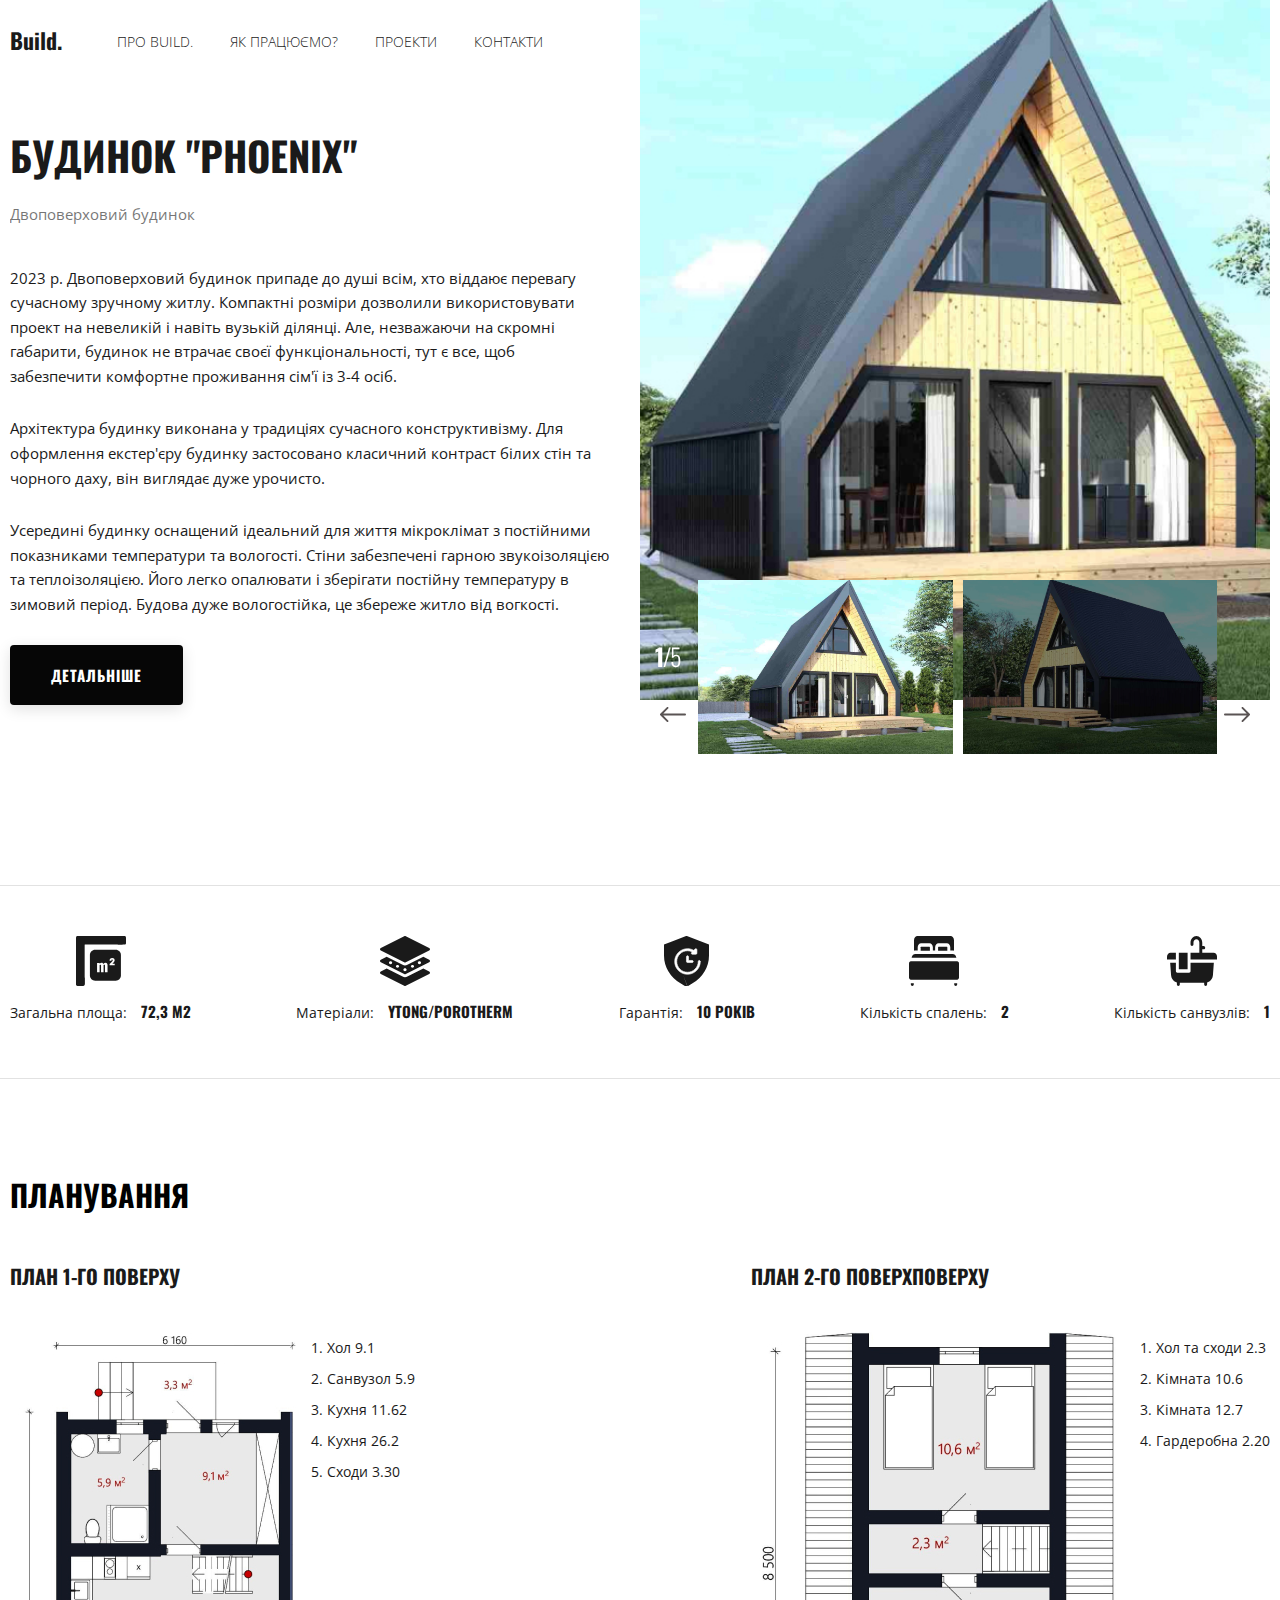
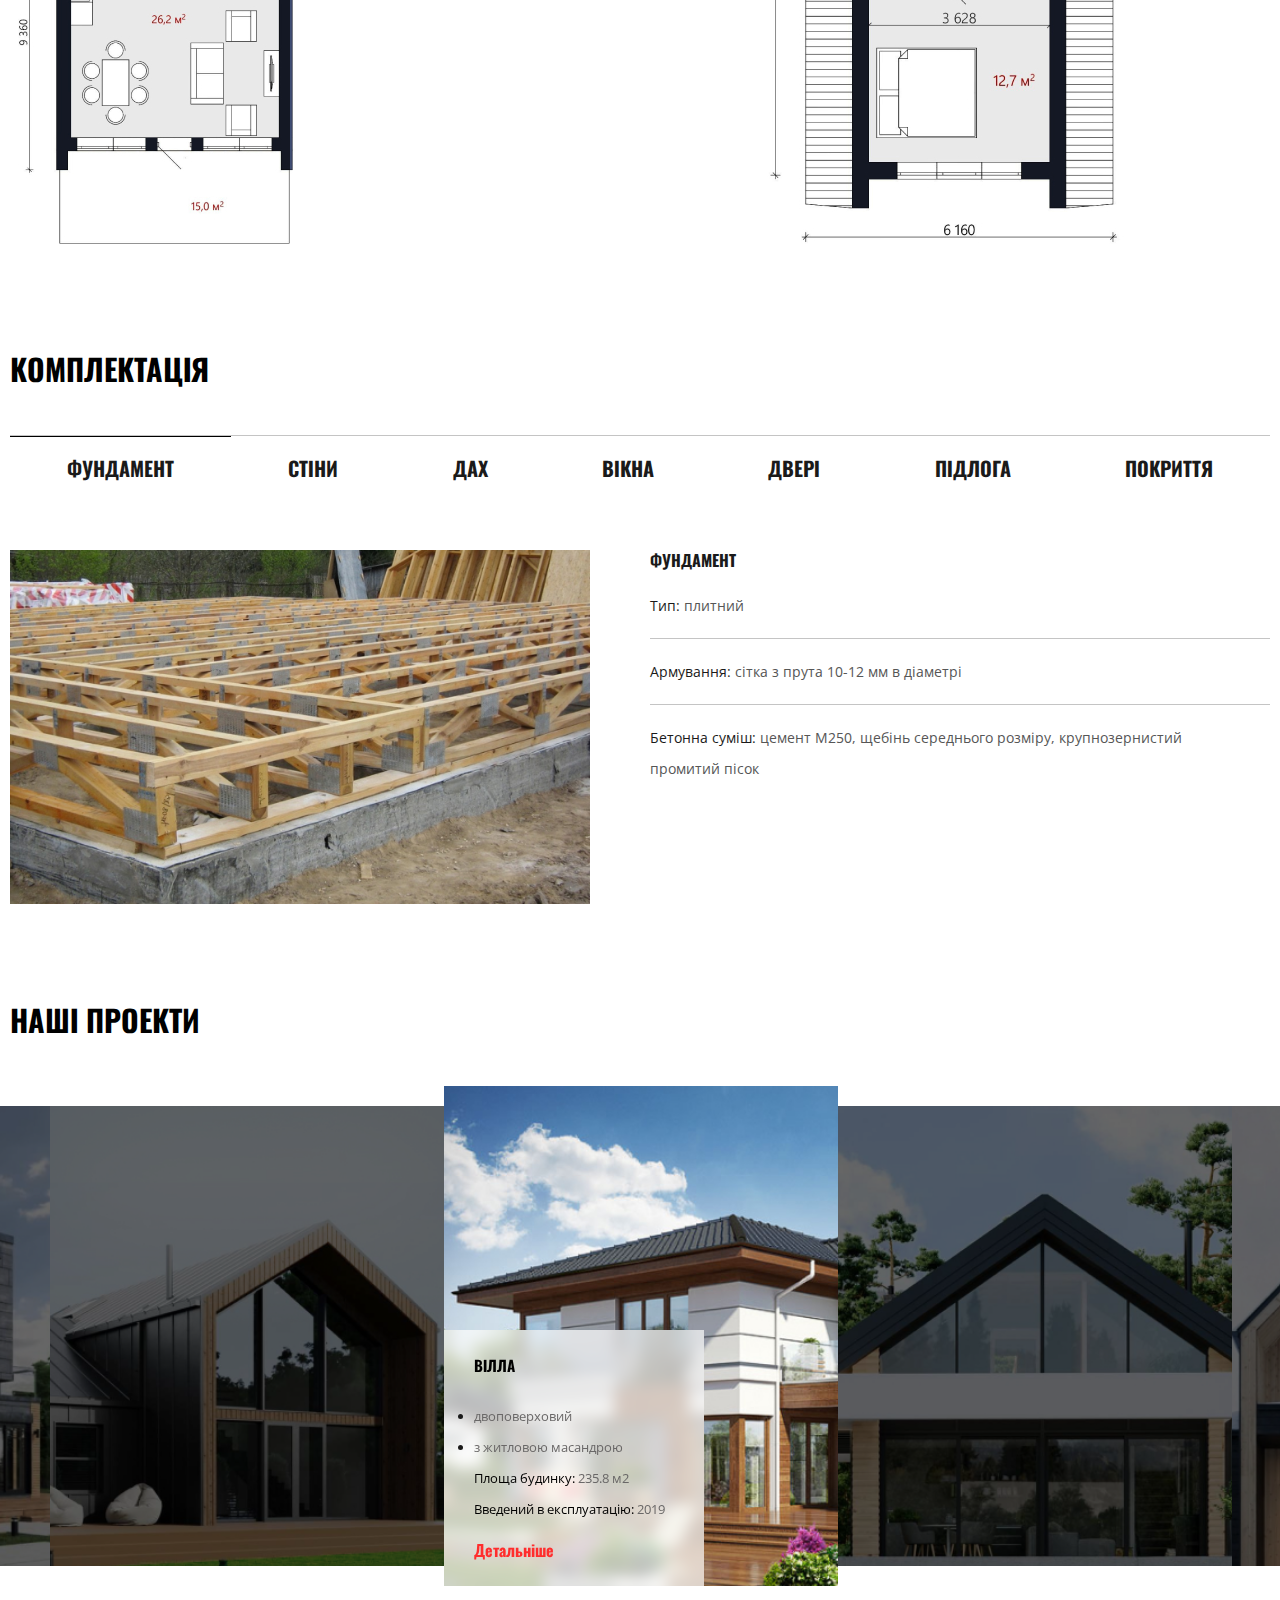
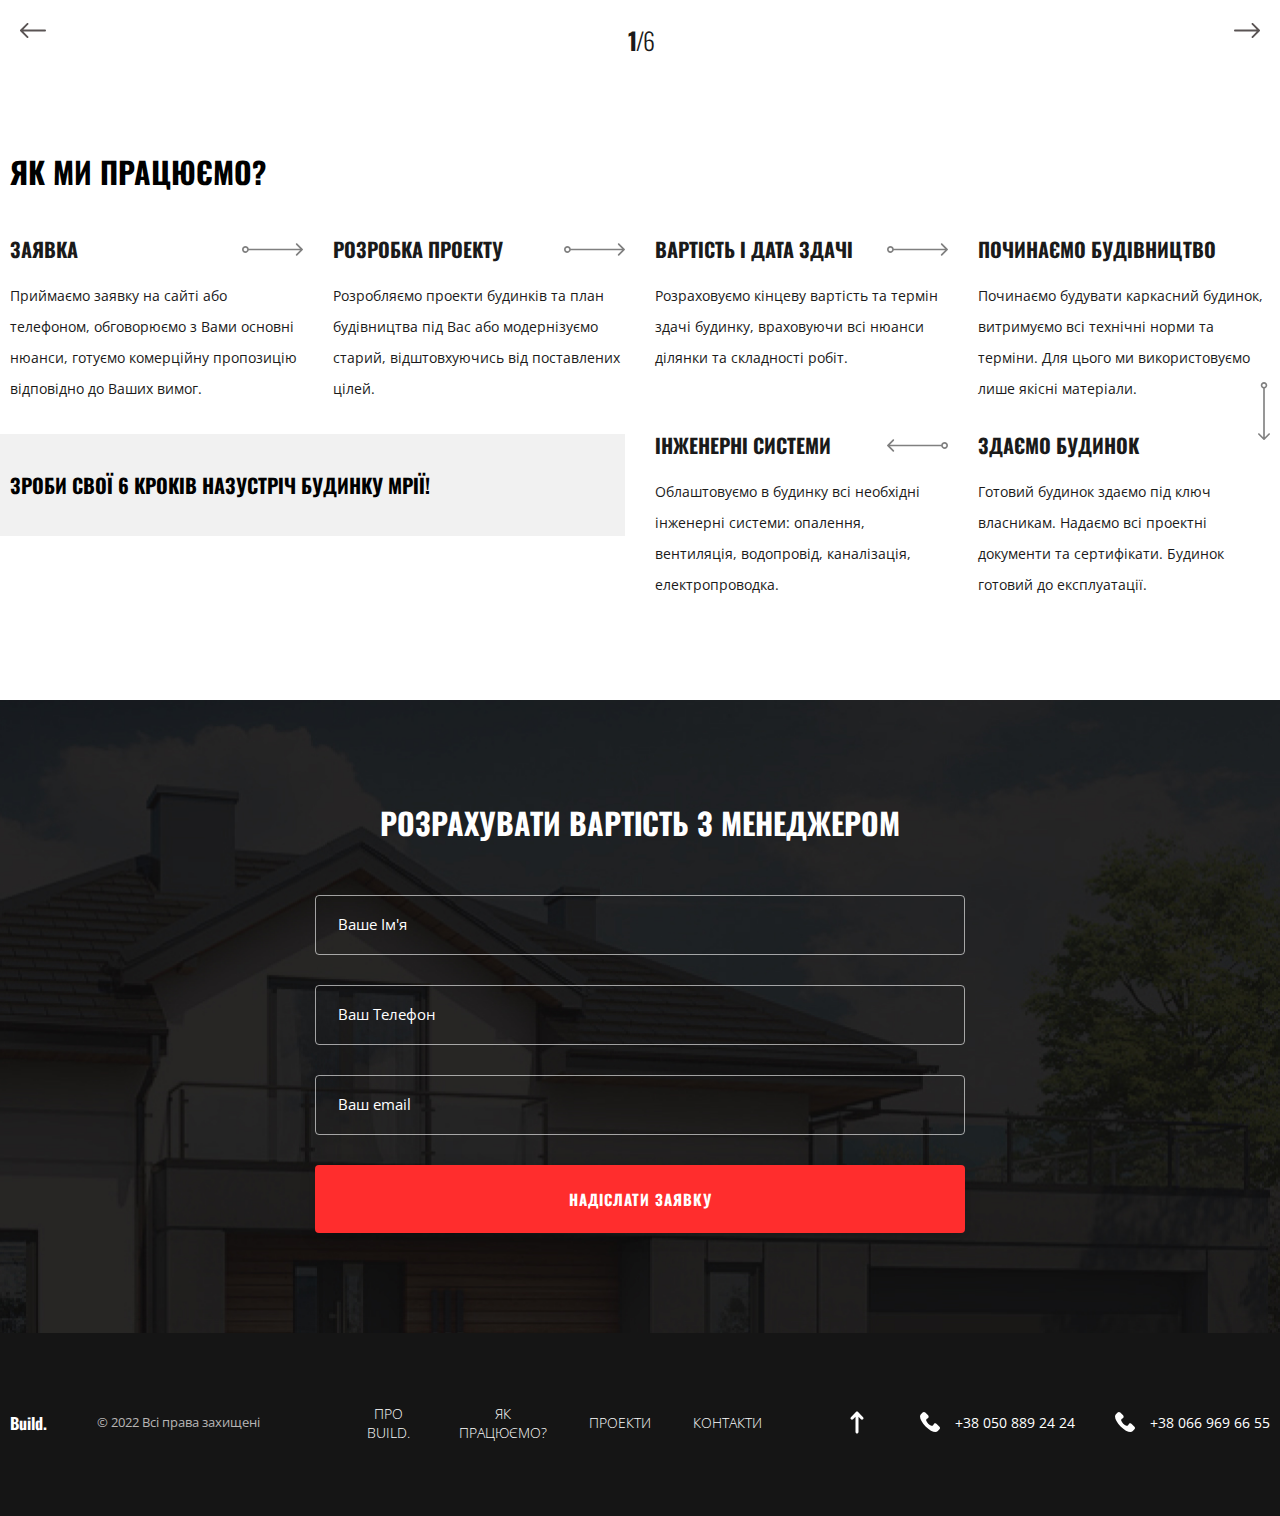
<file: phoenix.html>
<!DOCTYPE html>
<html lang="uk">

<head>
	<meta charset="UTF-8">
	<meta name="viewport" content="width=device-width, initial-scale=1.0">
	<meta http-equiv="X-UA-Compatible" content="ie=edge">
	<title>Project | Fenix | Build.</title>
	<link rel="preconnect" href="https://fonts.googleapis.com">
	<link rel="preconnect" href="https://fonts.gstatic.com" crossorigin>
	<link
		href="https://fonts.googleapis.com/css2?family=Open+Sans:wght@300;400;700&family=Oswald:wght@300;700&display=swap"
		rel="stylesheet">
	<link rel="stylesheet" href="css/reset.css">
	<link rel="stylesheet" href="css/slick.css">
	<link rel="stylesheet" href="css/style.css">
	<link rel="stylesheet" href="css/project.css">
</head>

<body>
	<header class="header-project scroll-block">
		<div class="container">
			<div class="header-project__inner">
				<div class="header-project__content">
					<div class="header-project__content-top">
						<a class="header-project__content-logo" href="index.html">
							Build.
						</a>
						<nav class="menu">
							<ul class="menu__list">
								<li class="menu__item">
									<button class="menu__link scroll-button">Про BUILD.</и>
								</li>
								<li class="menu__item">
									<button class="menu__link scroll-button">Як працюємо?</и>
								</li>
								<li class="menu__item">
									<button class="menu__link scroll-button">Проекти</и>
								</li>
								<li class="menu__item">
									<button class="menu__link scroll-button">Контакти</и>
								</li>
							</ul>
						</nav>
						<div class="burger">
							<div class="burger-line">
								<span></span>
								<span></span>
								<span></span>
							</div>
						</div>
					</div>
					<div class="header-project__content-inner header-project__content-inner--project">
						<div class="header-project__content-left">
							<div class="header-project__content-centre">
								<h1 class="header-project__content-title">
									Будинок "Phoenix"
								</h1>
								<h4 class="header-project__subtitle">Двоповерховий будинок</h4>
								<p class="header-project__content-text project-text">
									2023 р. Двоповерховий будинок припаде до душі всім, хто
									віддаює перевагу сучасному зручному житлу. Компактні розміри дозволили використовувати проект на
									невеликій і навіть вузькій ділянці. Але, незважаючи на скромні
									габарити, будинок не втрачає своєї функціональності, тут є все, щоб забезпечити комфортне проживання
									сім'ї із 3-4 осіб.
								</p>
								<p class="header-project__content-text project-text">
									Архітектура будинку виконана у традиціях сучасного конструктивізму. Для оформлення
									екстер'єру будинку застосовано класичний контраст білих стін та чорного даху, він виглядає дуже
									урочисто.
								</p>
								<p class="header-project__content-text project-text">
									Усередині будинку оснащений ідеальний для життя мікроклімат з постійними показниками температури та
									вологості. Стіни забезпечені гарною звукоізоляцією та теплоізоляцією. Його легко опалювати і зберігати
									постійну температуру в зимовий період. Будова дуже вологостійка, це збереже житло від вогкості.
								</p>
								<button class="header-project__content-btn project-btn scroll-button">Детальніше</button>
							</div>
						</div>
					</div>
				</div>

				<div class="header-project__slider header-project__slider--project">
					<div class="sliderbig sliderbig--project">
						<div class="sliderbig__item sliderbig__item--project"
							style="background-image: url(./images/phoenix/phoenix.jpg)">
						</div>
						<div class="sliderbig__item sliderbig__item--project"
							style="background-image: url(./images/phoenix/phoenix2.jpg)">
						</div>
						<div class="sliderbig__item sliderbig__item--project"
							style="background-image: url(./images/phoenix/phoenix3.jpg)">
						</div>
						<div class="sliderbig__item sliderbig__item--project"
							style="background-image: url(./images/phoenix/phoenix.jpg)">
						</div>
						<div class="sliderbig__item sliderbig__item--project"
							style="background-image: url(./images/phoenix/phoenix2.jpg)">
						</div>
					</div>

					<div class="slider slider--project">
						<div class="slider__item">
							<img class="nav-slide__img" src="images/phoenix/phoenix.jpg" alt="example-image">
						</div>
						<div class="slider__item">
							<img class="nav-slide__img" src="images/phoenix/phoenix2.jpg" alt="example-image">
						</div>
						<div class="slider__item">
							<img class="nav-slide__img" src="images/phoenix/phoenix3.jpg" alt="example-image">
						</div>
						<div class="slider__item">
							<img class="nav-slide__img" src="images/phoenix/phoenix.jpg" alt="example-image">
						</div>
						<div class="slider__item">
							<img class="nav-slide__img" src="images/phoenix/phoenix2.jpg" alt="example-image">
						</div>
					</div>

				</div>
			</div>
		</div>
	</header>

	<main class="main">
		<div class="info scroll-block">
			<div class="container">
				<div class="info__inner">
					<div class="info__item">
						<img class="info__item-icon" src="images/icons/icon1.svg" alt="icon">
						<p class="info__item-text">Загальна площа:<span> 72,3 м2</span></p>
					</div>
					<div class="info__item">
						<img class="info__item-icon" src="images/icons/icon2.svg" alt="icon">
						<p class="info__item-text">Матеріали:<span> YTONG/POROTHERM</span></p>
					</div>
					<div class="info__item">
						<img class="info__item-icon" src="images/icons/icon3.svg" alt="icon">
						<p class="info__item-text">Гарантія:<span> 10 років</span></p>
					</div>
					<div class="info__item">
						<img class="info__item-icon" src="images/icons/icon4.svg" alt="icon">
						<p class="info__item-text">Кількість спалень:<span> 2</span></p>
					</div>
					<div class="info__item">
						<img class="info__item-icon" src="images/icons/icon5.svg" alt="icon">
						<p class="info__item-text">Кількість санвузлів:<span> 1</span></p>
					</div>
				</div>
			</div>
		</div>
		<section class="layout">
			<div class="container">
				<div class="layout__inner">
					<h2 class="layout__title section-title">Планування</h2>
					<div class="layout__items">
						<div class="layout__item">
							<h4 class="layout__item-title">План 1-го поверху</h4>
							<div class="layout__item-content">
								<img class="layout__item-img" src="images/phoenix/layout1.jpg" alt="layout image">
								<ol class="layout__item-list">
									<li class="layout__item-text">Хол 9.1</li>
									<li class="layout__item-text">Санвузол 5.9</li>
									<li class="layout__item-text">Кухня 11.62</li>
									<li class="layout__item-text">Кухня 26.2</li>
									<li class="layout__item-text">Сходи 3.30</li>
								</ol>
							</div>
						</div>
						<div class="layout__item">
							<h4 class="layout__item-title">План 2-го поверхповерху </h4>
							<div class="layout__item-content">
								<img class="layout__item-img" src="images/phoenix/layout2.jpg" alt="layout image">
								<ol class="layout__item-list">
									<li class="layout__item-text">Хол та сходи 2.3</li>
									<li class="layout__item-text">Кімната 10.6</li>
									<li class="layout__item-text">Кімната 12.7</li>
									<li class="layout__item-text">Гардеробна 2.20</li </ol>
							</div>
						</div>
					</div>
				</div>
			</div>
		</section>
		<section class="equipment">
			<div class="container">
				<div class="equipment__inner">
					<h2 class="equipment__title section-title">Комплектація</h2>
					<div class="equipment__buttons" id="tabs">
						<button class="equipment__buttons-btn tab tab-active" data-tab="foundation">Фундамент</button>
						<button class="equipment__buttons-btn tab" data-tab="walls">Стіни</button>
						<button class="equipment__buttons-btn tab" data-tab="roof">Дах</button>
						<button class="equipment__buttons-btn tab" data-tab="windows">Вікна</button>
						<button class="equipment__buttons-btn tab" data-tab="doors">Двері</button>
						<button class="equipment__buttons-btn tab" data-tab="floor">Підлога</button>
						<button class="equipment__buttons-btn tab" data-tab="covering">Покриття</button>
					</div>

					<div class="equipment__content">

						<!-- FOUNDATION -->
						<div class="equipment__content foundation-content tab-content" data-tab="foundation">
							<div class="equipment__content-box">
								<img class="equipment__content-img" src="images/scandinavian/scandinavian-foundation.jpg"
									alt="foundation image">
								<div class="equipment__content-info">
									<h3 class="equipment__content-title">Фундамент</h3>
									<ul class="equipment__content-list">
										<li class="equipment__content-item">
											Тип:
											<span>плитний</span>
										</li>
										<li class="equipment__content-item">
											Армування:
											<span>сітка з прута 10-12 мм в діаметрі</span>
										</li>
										<li class="equipment__content-item">
											Бетонна суміш:
											<span>цемент М250, щебінь середнього розміру, крупнозернистий промитий пісок</span>
										</li>
									</ul>
								</div>
							</div>
						</div>

						<!-- WALLS -->
						<div class="equipment__content wall-content tab-content tab-hide" data-tab="walls">
							<div class="equipment__content-box">
								<img class="equipment__content-img" src="images/project/villa-wall_top.jpg" alt="wall image">
								<div class="equipment__content-info">
									<h3 class="equipment__content-title">Стіни 1-го поверху</h3>
									<ul class="equipment__content-list">
										<li class="equipment__content-item">
											Зовнішні стіни:
											<span>теплі газобетонні блоки YTONG 375 або POROTHERM 38 Thermo</span>
										</li>
										<li class="equipment__content-item">
											Внутрішні несні стіни:
											<span>газобетонні блоки YTONG 250 або POROTHERM</span>
										</li>
										<li class="equipment__content-item">
											Оригінальні суміші та додаткові елементи
										</li>
										<li class="equipment__content-item">
											Оригінальні віконні перемички
										</li>
										<li class="equipment__content-item">
											Армопояс, гідроізоляція
										</li>
										<li class="equipment__content-item">
											Сходи: <span>однопрогонові, будівельні</span>
										</li>
									</ul>
								</div>
							</div>
							<div class="equipment__content-box">
								<img class="equipment__content-decor" src="images/Build..svg" alt="decor">
								<div class="equipment__content-info">
									<h3 class="equipment__content-title">Стіни 2-го поверху</h3>
									<ul class="equipment__content-list">
										<li class="equipment__content-item">
											Стіновий комплект із клеєного бруса:
											<span>ПРЕМІАЛЬНИЙ 260(В)*200 (Товщина) мм</span>
										</li>
										<li class="equipment__content-item">
											Клей:
											<span>KIILTO (Фінляндія), система ВТК та випробувальна лабораторія</span>
										</li>
										<li class="equipment__content-item">
											Матеріал:
											<span>сосна/ялина – на вибір</span>
										</li>
										<li class="equipment__content-item">
											Міжповерхове перекриття:
											<span>клеєні конструкційні балки 180*115мм</span>
										</li>
										<li class="equipment__content-item">
											Кріплення: <span>SILA</span>
										</li>
										<li class="equipment__content-item">
											Оцинковане кріплення, шпильова система
										</li>
									</ul>
								</div>
								<img class="equipment__content-img" src="images/project/villa-wall_bottom.jpg" alt="wall image">
							</div>
						</div>



						<!-- ROOF -->
						<div class="equipment__content roof-content tab-content tab-hide" data-tab="roof">
							<div class="equipment__content-box">
								<img class="equipment__content-img" src="images/project/family_house-roof.jpg" alt="roof image">
								<div class="equipment__content-info">
									<h3 class="equipment__content-title">Дах</h3>
									<ul class="equipment__content-list">
										<li class="equipment__content-item">
											Покриття:
											<span> Поліестер, Матовий Поліестер, Pural, Pural Матовий, Purex, Ice Crystal</span>
										</li>
										<li class="equipment__content-item">
											Модель:
											<span> ХВИЛЯ МАДЕРА</span>
										</li>
										<li class="equipment__content-item">
											Товщини листа:
											<span> 0,4 мм; 0,45 мм; 0,5 мм.</span>
										</li>
										<li class="equipment__content-item">
											Метал:
											<span> Німеччина, Фінляндія</span>
										</li>
										<li class="equipment__content-item">
											Брус дерев'яний будівельний сухий струганий ТОВ САΗРАЙC
										</li>
									</ul>
								</div>
							</div>
						</div>
						<!-- WINDOWS -->
						<div class="equipment__content-box windows-content tab-content tab-hide" data-tab="windows">
							<div class="equipment__content-box">
								<img class="equipment__content-img" src="images/project/family_house-window.jpg" alt="window image">
								<div class="equipment__content-info">
									<h3 class="equipment__content-title">Вікна</h3>
									<ul class="equipment__content-list">
										<li class="equipment__content-item">
											Рама:
											<span> профільний брус</span>
										</li>
										<li class="equipment__content-item">
											Фурнітура:
											<span>Fab&Fix</span>
										</li>
										<li class="equipment__content-item">
											Ручка:
											<span> Connoisseur Inline Non-Locking</span>
										</li>
										<li class="equipment__content-item">
											Петля:
											<span> Harbour Butt Hinge</span>
										</li>
										<li class="equipment__content-item">
											Колір:
											<span> HARDEX GOLD</span>
										</li>
										<li class="equipment__content-item">
											Стулки:
											<span> поворотно-відкидні</span>
										</li>
									</ul>
								</div>
							</div>
						</div>

						<!-- DOORS -->
						<div class="equipment__content-box doors-content tab-content tab-hide" data-tab="doors">
							<div class="equipment__content-box">
								<img class="equipment__content-img" src="images/project/villa-door.jpg" alt="door image">
								<div class="equipment__content-info">
									<h3 class="equipment__content-title">Двері</h3>
									<ul class="equipment__content-list">
										<li class="equipment__content-item">
											Оздоблення зовні:
											<span> МДФ 12 мм (Бетон графіт)</span>
										</li>
										<li class="equipment__content-item">
											Оздоблення всередині:
											<span> МДФ 12 мм (Білий)</span>
										</li>
										<li class="equipment__content-item">
											Замки:
											<span> Securemme</span>
										</li>
										<li class="equipment__content-item">
											Петля:
											<span> Combi Ariano (Італія) d-22мм</span>
										</li>
										<li class="equipment__content-item">
											Товщина полотна дверей:
											<span> 96 мм</span>
										</li>
										<li class="equipment__content-item">
											Наповнення полотна:
											<span> мінеральна вата</span>
										</li>
									</ul>
								</div>
							</div>
						</div>

						<!-- FLOOR -->
						<div class="equipment__content-box floor-content tab-content tab-hide" data-tab="floor">
							<div class="equipment__content-box">
								<img class="equipment__content-img" src="images/project/family_house-floor.jpg" alt="floor image">
								<div class="equipment__content-info">
									<h3 class="equipment__content-title">Підлога</h3>
									<ul class="equipment__content-list">
										<li class="equipment__content-item">
											Тип:
											<span> односмугова паркетна дошка</span>
										</li>
										<li class="equipment__content-item">
											Бренд:
											<span> Barlinek</span>
										</li>
										<li class="equipment__content-item">
											Матеріал:
											<span> дуб</span>
										</li>
										<li class="equipment__content-item">
											Колір:
											<span> Cappuccino Grande</span>
										</li>
										<li class="equipment__content-item">
											Конструкція:
											<span> 3-шарова</span>
										</li>
										<li class="equipment__content-item">
											Поверхня:
											<span> брашована</span>
										</li>
									</ul>
								</div>
							</div>
						</div>

						<!-- COVERING -->
						<div class="equipment__content-box covering-content tab-content tab-hide" data-tab="covering">
							<div class="equipment__content-box">
								<img class="equipment__content-img" src="images/project/villa-covering.jpg" alt="covering image">
								<div class="equipment__content-info">
									<h3 class="equipment__content-title">Покриття</h3>
									<ul class="equipment__content-list">
										<li class="equipment__content-item">
											Тип:
											<span> комбіноване</span>
										</li>
										<li class="equipment__content-item">
											Слої:
											<span> конструктивний, теплоізоляційний, декоративний</span>
										</li>
										<li class="equipment__content-item">
											Матеріал:
											<span> планкен термососна</span>
										</li>
									</ul>
								</div>
							</div>
						</div>

					</div>
				</div>
			</div>
		</section>

		<section class="projects scroll-block">
			<div class="container">
				<h2 class="projects__title section-title">Наші проекти</h2>
			</div>
			<div class="big-container">
				<div class="projects__slider projects-slider">
					<div class="projects-slider__item" style="background-image: url(./images/projects/proj1.jpg)">
						<div class="projects-slider__item-inner">
							<div class="projects-slider__content">
								<h3 class="projects-slider__content-title">Вілла</h3>
								<ul class="projects-slider__content-list">
									<li class="projects-slider__content-item">двоповерховий</li>
									<li class="projects-slider__content-item">з житловою масандрою</li>
								</ul>
								<p class="projects-slider__content-description">Площа будинку: <span>235.8 м2</span></p>
								<p class="projects-slider__content-description">Введений в експлуатацію: <span>2019</span></p>
								<p class="projects-slider__content-text"></p>
								<a class="projects-slider__btn" href="villa.html">Детальніше</a>
							</div>
						</div>
					</div>
					<div class="projects-slider__item" style="background-image: url(./images/projects/proj2.jpg)">
						<div class="projects-slider__item-inner">
							<div class="projects-slider__content">
								<h3 class="projects-slider__content-title">Сімейний будинок</h3>
								<ul class="projects-slider__content-list">
									<li class="projects-slider__content-item">двоповерховий</li>
									<li class="projects-slider__content-item">з житловою масандрою</li>
								</ul>
								<p class="projects-slider__content-description">Площа будинку: <span>1110.5 м2</span></p>
								<p class="projects-slider__content-description">Введений в експлуатацію: <span>2023</span></p>
								<p class="projects-slider__content-text"></p>
								<a class="projects-slider__btn" href="family_house.html">Детальніше</a>
							</div>
						</div>
					</div>
					<div class="projects-slider__item" style="background-image: url(./images/projects/proj3.jpg)">
						<div class="projects-slider__item-inner">
							<div class="projects-slider__content">
								<h3 class="projects-slider__content-title">Скандинавський будинок</h3>
								<ul class="projects-slider__content-list">
									<li class="projects-slider__content-item">двоповерховий</li>
									<li class="projects-slider__content-item">з житловою масандрою</li>
								</ul>
								<p class="projects-slider__content-description">Площа будинку: <span>142.8 м2</span></p>
								<p class="projects-slider__content-description">Введений в експлуатацію: <span>2022</span></p>
								<p class="projects-slider__content-text"></p>
								<a class="projects-slider__btn" href="scandinavian.html">Детальніше</a>
							</div>
						</div>
					</div>
					<div class="projects-slider__item" style="background-image: url(./images/projects/proj4.jpg)">
						<div class="projects-slider__item-inner">
							<div class="projects-slider__content">
								<h3 class="projects-slider__content-title">Двоповерховий будинок</h3>
								<ul class="projects-slider__content-list">
									<li class="projects-slider__content-item">двоповерховий</li>
									<li class="projects-slider__content-item">з житловою масандрою</li>
								</ul>
								<p class="projects-slider__content-description">Площа будинку: <span>72.3 м2</span></p>
								<p class="projects-slider__content-description">Введений в експлуатацію: <span>2022</span></p>
								<p class="projects-slider__content-text"></p>
								<a class="projects-slider__btn" href="phoenix.html">Детальніше</a>
							</div>
						</div>
					</div>
					<div class="projects-slider__item" style="background-image: url(./images/projects/proj5.jpg)">
						<div class="projects-slider__item-inner">
							<div class="projects-slider__content">
								<h3 class="projects-slider__content-title">Модульний будинок</h3>
								<ul class="projects-slider__content-list">
									<li class="projects-slider__content-item">двоповерховий</li>
									<li class="projects-slider__content-item">з житловою масандрою</li>
								</ul>
								<p class="projects-slider__content-description">Площа будинку: <span>120 м2</span></p>
								<p class="projects-slider__content-description">Введений в експлуатацію: <span>2023</span></p>
								<p class="projects-slider__content-text"></p>
								<a class="projects-slider__btn" href="module_house.html">Детальніше</a>
							</div>
						</div>
					</div>
					<div class="projects-slider__item" style="background-image: url(./images/projects/proj6.jpg)">
						<div class="projects-slider__item-inner">
							<div class="projects-slider__content">
								<h3 class="projects-slider__content-title">Барнхаус</h3>
								<ul class="projects-slider__content-list">
									<li class="projects-slider__content-item">двоповерховий</li>
									<li class="projects-slider__content-item">з житловою масандрою</li>
								</ul>
								<p class="projects-slider__content-description">Площа будинку: <span>163.6 м2</span></p>
								<p class="projects-slider__content-description">Введений в експлуатацію: <span>2023</span></p>
								<p class="projects-slider__content-text"></p>
								<a class="projects-slider__btn" href="barnhouse.html">Детальніше</a>
							</div>
						</div>
					</div>
				</div>
			</div>
		</section>

		<section class="how scroll-block">
			<div class="big-container">
				<div class="container">
					<h2 class="section-title how__title">Як ми працюємо?</h2>
					<div class="how__box">
						<div class="how__item">
							<h4 class="how__item-title">Заявка</h4>
							<p class="how__item-text">
								Приймаємо заявку на сайті або телефоном, обговорюємо з Вами основні нюанси, готуємо комерційну
								пропозицію відповідно до Ваших вимог.
							</p>
						</div>
						<div class="how__item">
							<h4 class="how__item-title">Розробка проекту</h4>
							<p class="how__item-text">
								Розробляємо проекти будинків та план будівництва під Вас або модернізуємо старий, відштовхуючись від
								поставлених цілей.
							</p>
						</div>
						<div class="how__item">
							<h4 class="how__item-title">Вартість і дата здачі</h4>
							<p class="how__item-text">
								Розраховуємо кінцеву вартість та термін здачі будинку, враховуючи всі нюанси ділянки та складності
								робіт.
							</p>
						</div>
						<div class="how__item">
							<h4 class="how__item-title">Починаємо будівництво</h4>
							<p class="how__item-text">
								Починаємо будувати каркасний будинок, витримуємо всі технічні норми та терміни. Для цього ми
								використовуємо лише якісні матеріали.
							</p>
						</div>
						<div class="how__item item-promo">
							<p class="how__item-promo">
								Зроби свої 6 кроків назустріч будинку мрії!
							</p>
						</div>
						<div class="how__item">
							<h4 class="how__item-title">Інженерні системи</h4>
							<p class="how__item-text">
								Облаштовуємо в будинку всі необхідні інженерні системи: опалення, вентиляція, водопровід, каналізація,
								електропроводка.
							</p>
						</div>
						<div class="how__item">
							<h4 class="how__item-title">Здаємо будинок</h4>
							<p class="how__item-text">
								Готовий будинок здаємо під ключ власникам. Надаємо всі проектні документи та сертифікати. Будинок
								готовий до експлуатації.
							</p>
						</div>

					</div>
				</div>
				<div class="decoration"></div>
			</div>
		</section>

		<section class="contacts project-contacts scroll-block">
			<div class="container">
				<h2 class="project-contacts__title section-title">Розрахувати вартість з менеджером</h2>
				<div class="project-contacts__inner">
					<div class="project-contacts__form">
						<form class="form-project">


							<input type="hidden" name="project_name" value="Build.">
							<input type="hidden" name="admin_email" value="alinakharakh@mail.com">
							<input type="hidden" name="form_subject" value="Main page form">


							<input class="form__name form-project__input" type="text" name="Ім'я" placeholder="Ваше Ім'я">
							<input class="form__phone form-project__input" type="phone" name="Телефон" placeholder="Ваш Телефон">
							<input class="form__email form-project__input" type="text" name="Email" placeholder="Ваш email">
							<button class="form__btn" type="submit">Надіслати заявку</button>
						</form>
					</div>
				</div>
			</div>
		</section>
	</main>
	<footer class="footer">
		<div class="container">
			<div class="footer__inner">
				<a class="footer__logo logo" href="index.html">Build.</a>
				<p class="footer__copy">© 2022 Всі права захищені</p>
				<nav class="menu footer__menu">
					<ul class="menu__list">
						<li class="menu__item">
							<button class="menu__link scroll-button">Про BUILD.</button>
						</li>
						<li class="menu__item">
							<button class="menu__link scroll-button">Як працюємо?</button>
						</li>
						<li class="menu__item">
							<button class="menu__link scroll-button">Проекти</button>
						</li>
						<li class="menu__item">
							<button class="menu__link scroll-button">Контакти</button>
						</li>
					</ul>
				</nav>
				<button class="footer__arrow scroll-button">
					<img class="footer__arrow-img" src="images/up-arrow.svg" alt="arrow icon">
				</button>
				<div class="footer__phones">
					<a class="footer__phones-link" href="tel:380935765754">+38 050 889 24 24</a>
					<a class="footer__phones-link" href="tel:380935765754">+38 066 969 66 55</a>
				</div>
			</div>
		</div>
	</footer>

	<!-- <script src="https://ajax.googleapis.com/ajax/libs/jquery/3.4.1/jquery.min.js"></script> -->
	<script src="https://ajax.googleapis.com/ajax/libs/jquery/3.7.1/jquery.min.js"></script>
	<script src="js/slick.min.js"></script>
	<script src="js/main.js"></script>
	<script src="js/project.js"></script>
</body>

</html>
</file>
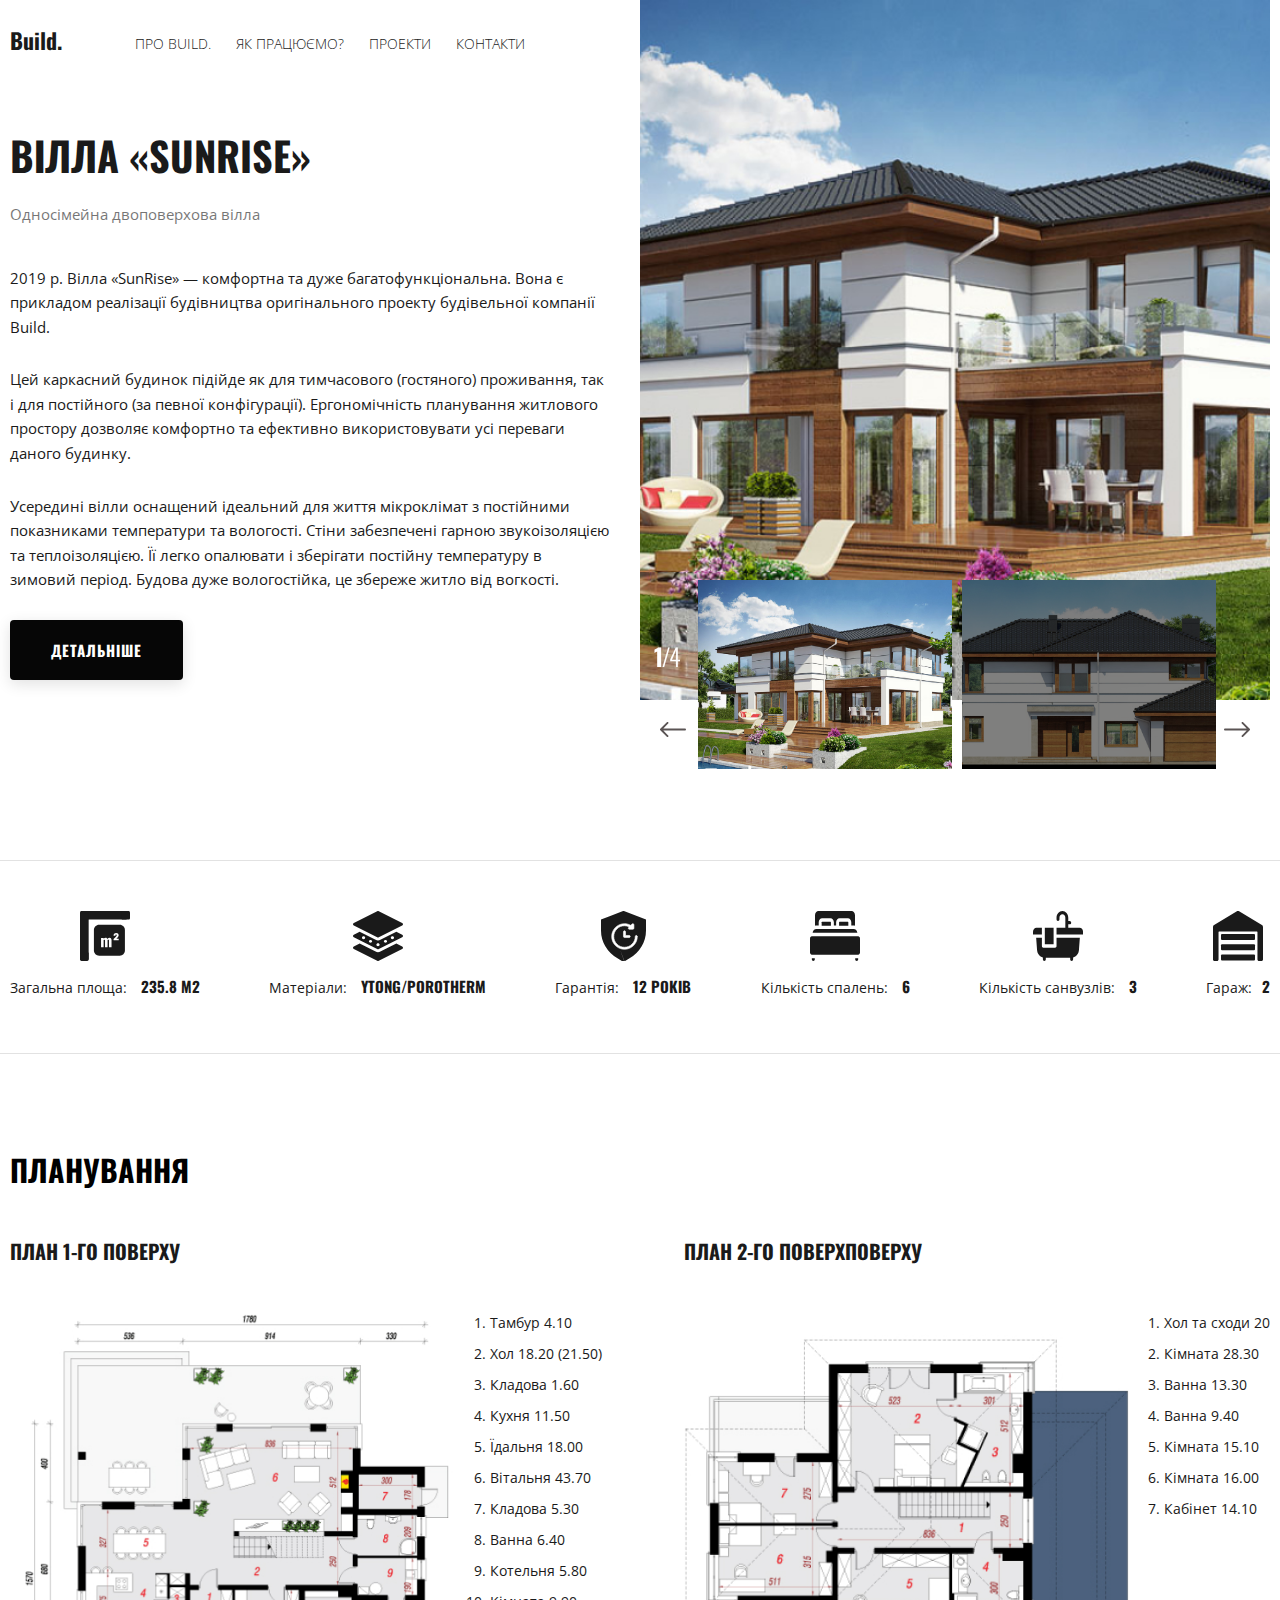
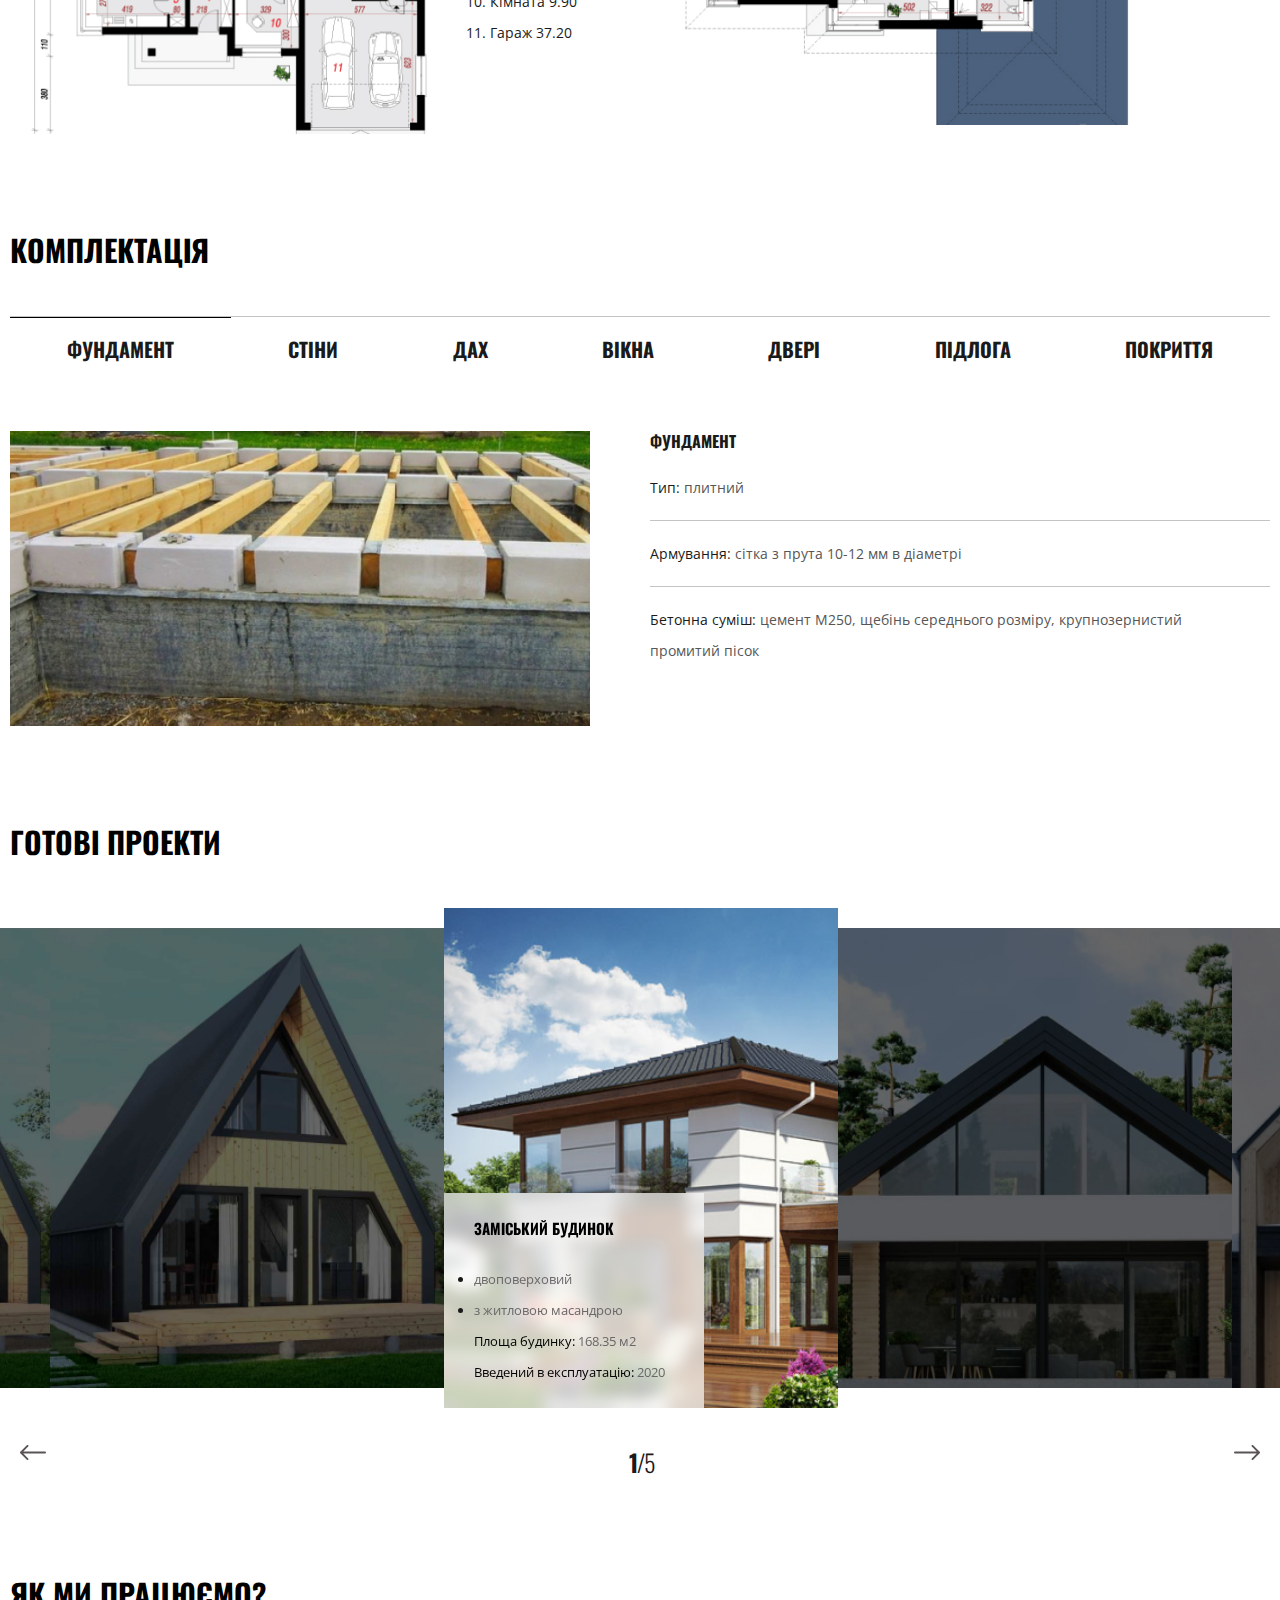
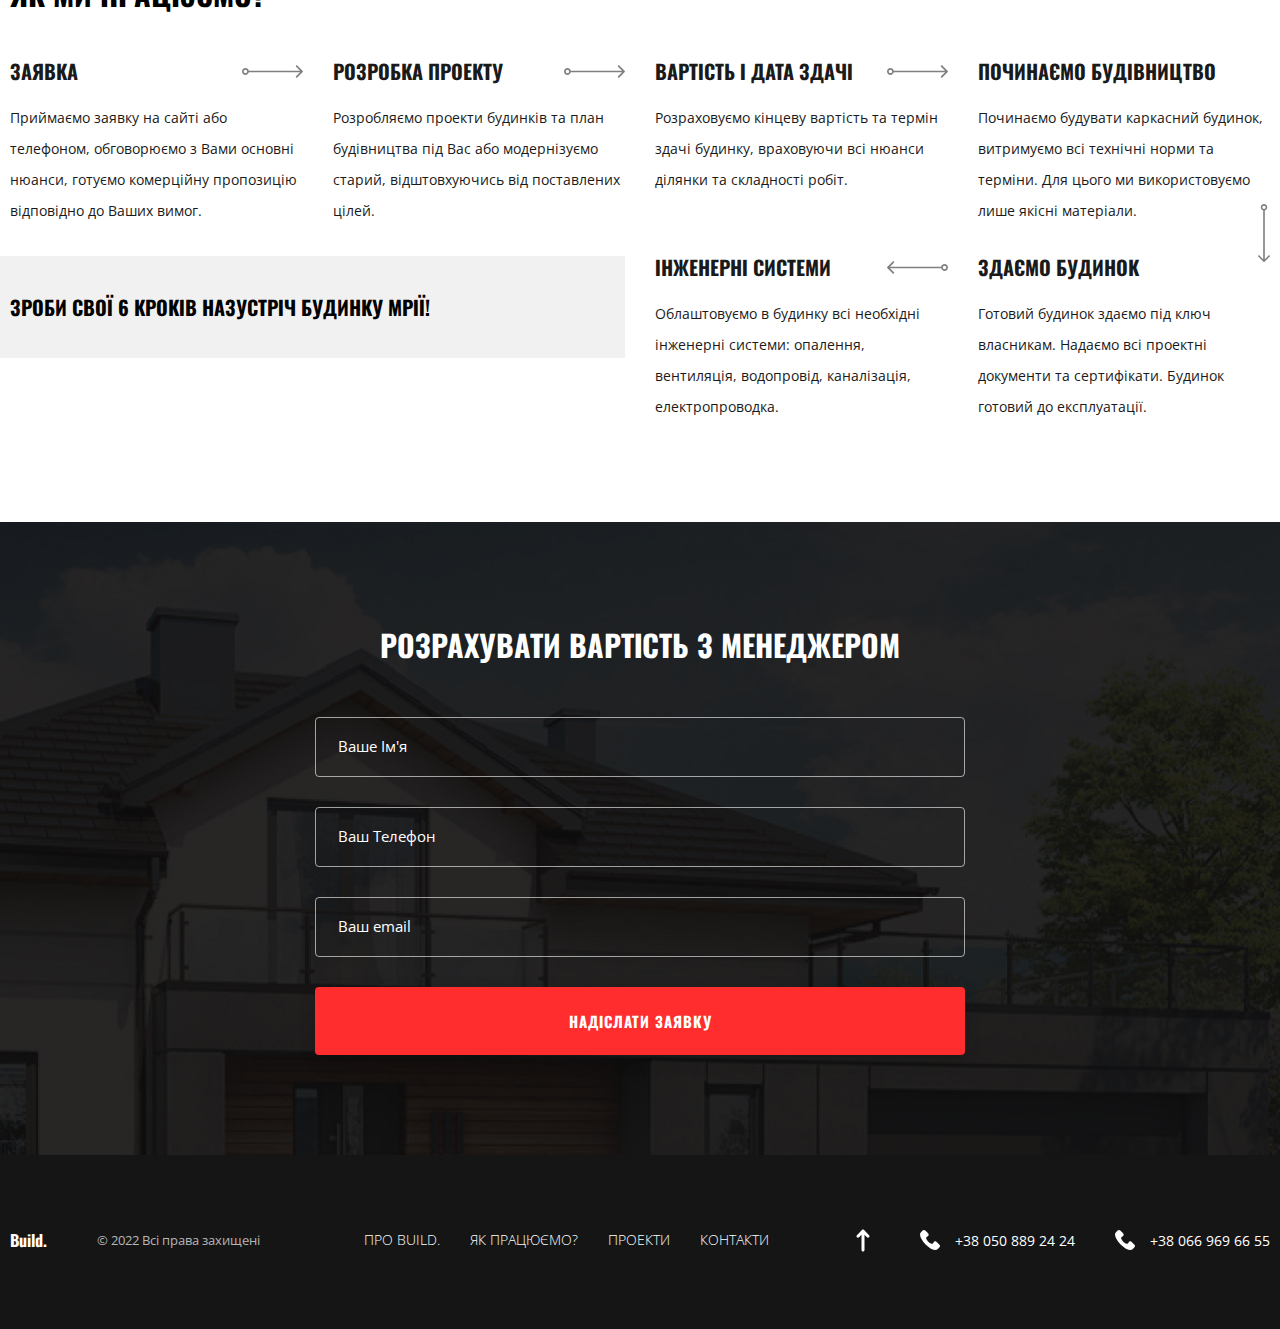
<file: project.html>
<!DOCTYPE html>
<html lang="uk">

<head>
	<meta charset="UTF-8">
	<meta name="viewport" content="width=device-width, initial-scale=1.0">
	<meta http-equiv="X-UA-Compatible" content="ie=edge">
	<title>Project | Build.</title>
	<link rel="preconnect" href="https://fonts.googleapis.com">
	<link rel="preconnect" href="https://fonts.gstatic.com" crossorigin>
	<link
		href="https://fonts.googleapis.com/css2?family=Open+Sans:wght@300;400;700&family=Oswald:wght@300;700&display=swap"
		rel="stylesheet">
	<link rel="stylesheet" href="css/reset.css">
	<link rel="stylesheet" href="css/slick.css">
	<link rel="stylesheet" href="css/style.css">
	<link rel="stylesheet" href="css/project.css">
</head>

<body>
	<header class="header-project" id="header-project">
		<div class="container">
			<div class="header-project__inner">
				<div class="header-project__content">
					<div class="header-project__content-top">
						<a class="header-project__content-logo" href="#">
							Build.
						</a>
						<nav class="menu">
							<ul class="menu__list">
								<li class="menu__item">
									<a class="menu__link" href="#about">Про BUILD.</a>
								</li>
								<li class="menu__item">
									<a class="menu__link" href="#">Як працюємо?</a>
								</li>
								<li class="menu__item">
									<a class="menu__link" href="#projects">Проекти</a>
								</li>
								<li class="menu__item">
									<a class="menu__link" href="#contacts">Контакти</a>
								</li>
							</ul>
						</nav>
						<div class="burger">
							<div class="burger-line">
								<span></span>
								<span></span>
								<span></span>
							</div>
						</div>
					</div>
					<div class="header-project__content-inner header-project__content-inner--project">
						<div class="header-project__content-left">
							<div class="header-project__content-centre">
								<h1 class="header-project__content-title">
									Вілла «SunRise»
								</h1>
								<h4 class="header-project__subtitle">Односімейна двоповерхова вілла</h4>
								<p class="header-project__content-text project-text">
									2019 р. Вілла «SunRise» — комфортна та дуже багатофункціональна. Вона є прикладом реалізації
									будівництва оригінального проекту будівельної компанії Build.
								</p>
								<p class="header-project__content-text project-text">
									Цей каркасний будинок підійде як для тимчасового (гостяного) проживання, так і для постійного (за
									певної конфігурації). Ергономічність планування житлового простору дозволяє комфортно та ефективно
									використовувати усі переваги даного будинку.
								</p>
								<p class="header-project__content-text project-text">
									Усередині вілли оснащений ідеальний для життя мікроклімат з постійними показниками температури та
									вологості. Стіни забезпечені гарною звукоізоляцією та теплоізоляцією. Її легко опалювати і зберігати
									постійну температуру в зимовий період. Будова дуже вологостійка, це збереже житло від вогкості.
								</p>

								<a class="header-project__content-btn project-btn" href="#">Детальніше</a>
							</div>
						</div>
						<div class="header-project__content-right rigthside rigthside--project">
							<img class="header-project__image" src="images/villa/villa1.jpg" alt="villa image">
							<!-- <div class="rigthside__content">
								<h3 class="rigthside__content-title">Великий сімейний котедж</h3>
								<ul class="rigthside__content-list">
									<li class="rigthside__content-item">двоповерховий</li>
									<li class="rigthside__content-item">з житловою масандрою</li>
								</ul>
								<p class="rigthside__content-description">Площа будинку: <span>168.35 м2</span></p>
								<p class="rigthside__content-description">Введений в експлуатацію: <span>2020</span></p>
								<p class="rigthside__content-text"></p>
							</div> -->

						</div>
					</div>
				</div>

				<div class="header-project__slider header-project__slider--project">
					<div class="sliderbig sliderbig--project">
						<div class="sliderbig__item sliderbig__item--project"
							style="background-image: url(./images/villa/villa1.jpg)">
							<!-- <div class="slide__content">
								<h3 class="slide__content-title">Великий сімейний котедж</h3>
								<ul class="slide__content-list">
									<li class="slide__content-item">двоповерховий</li>
									<li class="slide__content-item">з житловою масандрою</li>
								</ul>
								<p class="slide__content-description">Площа будинку: <span>168.35 м2</span></p>
								<p class="slide__content-description">Введений в експлуатацію: <span>2020</span></p>
								<p class="slide__content-text"></p>
							</div> -->
						</div>
						<div class="sliderbig__item sliderbig__item--project"
							style="background-image: url(./images/villa/villa2.jpg)">
							<!-- <div class="slide__content">
								<h3 class="slide__content-title">Cімейний будинок</h3>
								<ul class="slide__content-list">
									<li class="slide__content-item">двоповерховий</li>
									<li class="slide__content-item">з житловою масандрою</li>
								</ul>
								<p class="slide__content-description">Площа будинку: <span>110.5 м2</span></p>
								<p class="slide__content-description">Введений в експлуатацію: <span>2023</span></p>
								<p class="slide__content-text"></p>
							</div> -->
						</div>
						<div class="sliderbig__item sliderbig__item--project"
							style="background-image: url(./images/villa/villa3.jpg)">
							<!-- <div class="slide__content">
								<h3 class="slide__content-title">заміський будинок</h3>
								<ul class="slide__content-list">
									<li class="slide__content-item">двоповерховий</li>
									<li class="slide__content-item">з житловою масандрою</li>
								</ul>
								<p class="slide__content-description">Площа будинку: <span>132.15 м2</span></p>
								<p class="slide__content-description">Введений в експлуатацію: <span>2022</span></p>
								<p class="slide__content-text"></p>
							</div> -->
						</div>
						<div class="sliderbig__item sliderbig__item--project"
							style="background-image: url(./images/villa/villa4.jpg)">
							<!-- <div class="slide__content">
								<h3 class="slide__content-title">Великий сімейний котедж</h3>
								<ul class="slide__content-list">
									<li class="slide__content-item">двоповерховий</li>
									<li class="slide__content-item">з житловою масандрою</li>
								</ul>
								<p class="slide__content-description">Площа будинку: <span>168.35 м2</span></p>
								<p class="slide__content-description">Введений в експлуатацію: <span>2020</span></p>
								<p class="slide__content-text"></p>
							</div> -->
						</div>
					</div>

					<div class="slider slider--project">
						<div class="slider__item">
							<img class="nav-slide__img" src="images/villa/villa1.jpg" alt="example-image">
						</div>
						<div class="slider__item">
							<img class="nav-slide__img" src="images/villa/villa2.jpg" alt="example-image">
						</div>
						<div class="slider__item">
							<img class="nav-slide__img" src="images/villa/villa3.jpg" alt="example-image">
						</div>
						<div class="slider__item">
							<img class="nav-slide__img" src="images/villa/villa4.jpg" alt="example-image">
						</div>
					</div>

				</div>
			</div>
		</div>
	</header>

	<main class="main">
		<div class="info">
			<div class="container">
				<div class="info__inner">
					<div class="info__item">
						<img class="info__item-icon" src="images/icons/icon1.svg" alt="icon">
						<p class="info__item-text">Загальна площа:<span> 235.8 м2</span></p>
					</div>
					<div class="info__item">
						<img class="info__item-icon" src="images/icons/icon2.svg" alt="icon">
						<p class="info__item-text">Матеріали:<span> YTONG/POROTHERM</span></p>
					</div>
					<div class="info__item">
						<img class="info__item-icon" src="images/icons/icon3.svg" alt="icon">
						<p class="info__item-text">Гарантія:<span> 12 років</span></p>
					</div>
					<div class="info__item">
						<img class="info__item-icon" src="images/icons/icon4.svg" alt="icon">
						<p class="info__item-text">Кількість спалень:<span> 6</span></p>
					</div>
					<div class="info__item">
						<img class="info__item-icon" src="images/icons/icon5.svg" alt="icon">
						<p class="info__item-text">Кількість санвузлів:<span> 3</span></p>
					</div>
					<div class="info__item">
						<img class="info__item-icon" src="images/icons/icon6.svg" alt="icon">
						<p class="info__item-text">Гараж:<span>2</span></p>
					</div>
				</div>
			</div>
		</div>
		<section class="layout">
			<div class="container">
				<div class="layout__inner">
					<h2 class="layout__title section-title">Планування</h2>
					<div class="layout__items">
						<div class="layout__item">
							<h4 class="layout__item-title">План 1-го поверху</h4>
							<div class="layout__item-content">
								<img class="layout__item-img" src="images/layout1.jpg" alt="layout image">
								<ol class="layout__item-list">
									<li class="layout__item-text">Тамбур 4.10</li>
									<li class="layout__item-text">Хол 18.20 (21.50)</li>
									<li class="layout__item-text">Кладова 1.60</li>
									<li class="layout__item-text">Кухня 11.50</li>
									<li class="layout__item-text">Їдальня 18.00</li>
									<li class="layout__item-text">Вітальня 43.70</li>
									<li class="layout__item-text">Кладова 5.30</li>
									<li class="layout__item-text">Ванна 6.40</li>
									<li class="layout__item-text">Котельня 5.80</li>
									<li class="layout__item-text">Кімната 9.90</li>
									<li class="layout__item-text">Гараж 37.20</li>
								</ol>
							</div>
						</div>
						<div class="layout__item">
							<h4 class="layout__item-title">План 2-го поверхповерху </h4>
							<div class="layout__item-content">
								<img class="layout__item-img" src="images/layout2.jpg" alt="layout image">
								<ol class="layout__item-list">
									<li class="layout__item-text">Хол та сходи 20</li>
									<li class="layout__item-text">Кімната 28.30</li>
									<li class="layout__item-text">Ванна 13.30</li>
									<li class="layout__item-text">Ванна 9.40</li>
									<li class="layout__item-text">Кімната 15.10</li>
									<li class="layout__item-text">Кімната 16.00</li>
									<li class="layout__item-text">Кабінет 14.10</li>
								</ol>
							</div>
						</div>
					</div>
				</div>
			</div>
		</section>
		<section class="equipment">
			<div class="container">
				<div class="equipment__inner">
					<h2 class="equipment__title section-title">Комплектація</h2>
					<div class="equipment__buttons" id="tabs">
						<button class="equipment__buttons-btn tab tab-active" data-tab="foundation">Фундамент</button>
						<button class="equipment__buttons-btn tab" data-tab="walls">Стіни</button>
						<button class="equipment__buttons-btn tab" data-tab="roof">Дах</button>
						<button class="equipment__buttons-btn tab" data-tab="windows">Вікна</button>
						<button class="equipment__buttons-btn tab" data-tab="doors">Двері</button>
						<button class="equipment__buttons-btn tab" data-tab="floor">Підлога</button>
						<button class="equipment__buttons-btn tab" data-tab="covering">Покриття</button>
					</div>

					<div class="equipment__content">

						<!-- FOUNDATION -->
						<div class="equipment__content foundation-content tab-content" data-tab="foundation">
							<div class="equipment__content-box">
								<img class="equipment__content-img" src="images/project/villa-foundation.jpg" alt="foundation image">
								<div class="equipment__content-info">
									<h3 class="equipment__content-title">Фундамент</h3>
									<ul class="equipment__content-list">
										<li class="equipment__content-item">
											Тип:
											<span>плитний</span>
										</li>
										<li class="equipment__content-item">
											Армування:
											<span>сітка з прута 10-12 мм в діаметрі</span>
										</li>
										<li class="equipment__content-item">
											Бетонна суміш:
											<span>цемент М250, щебінь середнього розміру, крупнозернистий промитий пісок</span>
										</li>
									</ul>
								</div>
							</div>
						</div>

						<!-- WALLS -->
						<div class="equipment__content wall-content tab-content tab-hide" data-tab="walls">
							<div class="equipment__content-box">
								<img class="equipment__content-img" src="images/project/villa-wall_top.jpg" alt="wall image">
								<div class="equipment__content-info">
									<h3 class="equipment__content-title">Стіни 1-го поверху</h3>
									<ul class="equipment__content-list">
										<li class="equipment__content-item">
											Зовнішні стіни:
											<span>теплі газобетонні блоки YTONG 375 або POROTHERM 38 Thermo</span>
										</li>
										<li class="equipment__content-item">
											Внутрішні несні стіни:
											<span>газобетонні блоки YTONG 250 або POROTHERM</span>
										</li>
										<li class="equipment__content-item">
											Оригінальні суміші та додаткові елементи
										</li>
										<li class="equipment__content-item">
											Оригінальні віконні перемички
										</li>
										<li class="equipment__content-item">
											Армопояс, гідроізоляція
										</li>
										<li class="equipment__content-item">
											Сходи: <span>однопрогонові, будівельні</span>
										</li>
									</ul>
								</div>
							</div>
							<div class="equipment__content-box">
								<img class="equipment__content-decor" src="images/Build..svg" alt="decor">
								<div class="equipment__content-info">
									<h3 class="equipment__content-title">Стіни 2-го поверху</h3>
									<ul class="equipment__content-list">
										<li class="equipment__content-item">
											Стіновий комплект із клеєного бруса:
											<span>ПРЕМІАЛЬНИЙ 260(В)*200 (Товщина) мм</span>
										</li>
										<li class="equipment__content-item">
											Клей:
											<span>KIILTO (Фінляндія), система ВТК та випробувальна лабораторія</span>
										</li>
										<li class="equipment__content-item">
											Матеріал:
											<span>сосна/ялина – на вибір</span>
										</li>
										<li class="equipment__content-item">
											Міжповерхове перекриття:
											<span>клеєні конструкційні балки 180*115мм</span>
										</li>
										<li class="equipment__content-item">
											Кріплення: <span>SILA</span>
										</li>
										<li class="equipment__content-item">
											Оцинковане кріплення, шпильова система
										</li>
									</ul>
								</div>
								<img class="equipment__content-img" src="images/project/villa-wall_bottom.jpg" alt="wall image">
							</div>
						</div>



						<!-- ROOF -->
						<div class="equipment__content roof-content tab-content tab-hide" data-tab="roof">
							<div class="equipment__content-box">
								<img class="equipment__content-img" src="images/project/villa-roof.jpg" alt="roof image">
								<div class="equipment__content-info">
									<h3 class="equipment__content-title">Дах</h3>
									<ul class="equipment__content-list">
										<li class="equipment__content-item">
											Покриття:
											<span> Поліестер, Матовий Поліестер, Pural, Pural Матовий, Purex, Ice Crystal</span>
										</li>
										<li class="equipment__content-item">
											Модель:
											<span> ХВИЛЯ МАДЕРА</span>
										</li>
										<li class="equipment__content-item">
											Товщини листа:
											<span> 0,4 мм; 0,45 мм; 0,5 мм.</span>
										</li>
										<li class="equipment__content-item">
											Метал:
											<span> Німеччина, Фінляндія</span>
										</li>
										<li class="equipment__content-item">
											Брус дерев'яний будівельний сухий струганий ТОВ САΗРАЙC
										</li>
									</ul>
								</div>
							</div>
						</div>
						<!-- WINDOWS -->
						<div class="equipment__content-box windows-content tab-content tab-hide" data-tab="windows">
							<div class="equipment__content-box">
								<img class="equipment__content-img" src="images/project/villa-window.jpg" alt="window image">
								<div class="equipment__content-info">
									<h3 class="equipment__content-title">Вікна</h3>
									<ul class="equipment__content-list">
										<li class="equipment__content-item">
											Рама:
											<span> профільний брус</span>
										</li>
										<li class="equipment__content-item">
											Фурнітура:
											<span>Fab&Fix</span>
										</li>
										<li class="equipment__content-item">
											Ручка:
											<span> Connoisseur Inline Non-Locking</span>
										</li>
										<li class="equipment__content-item">
											Петля:
											<span> Harbour Butt Hinge</span>
										</li>
										<li class="equipment__content-item">
											Колір:
											<span> HARDEX GOLD</span>
										</li>
										<li class="equipment__content-item">
											Стулки:
											<span> поворотно-відкидні</span>
										</li>
									</ul>
								</div>
							</div>
						</div>

						<!-- DOORS -->
						<div class="equipment__content-box doors-content tab-content tab-hide" data-tab="doors">
							<div class="equipment__content-box">
								<img class="equipment__content-img" src="images/project/villa-door.jpg" alt="door image">
								<div class="equipment__content-info">
									<h3 class="equipment__content-title">Двері</h3>
									<ul class="equipment__content-list">
										<li class="equipment__content-item">
											Оздоблення зовні:
											<span> МДФ 12 мм (Бетон графіт)</span>
										</li>
										<li class="equipment__content-item">
											Оздоблення всередині:
											<span> МДФ 12 мм (Білий)</span>
										</li>
										<li class="equipment__content-item">
											Замки:
											<span> Securemme</span>
										</li>
										<li class="equipment__content-item">
											Петля:
											<span> Combi Ariano (Італія) d-22мм</span>
										</li>
										<li class="equipment__content-item">
											Товщина полотна дверей:
											<span> 96 мм</span>
										</li>
										<li class="equipment__content-item">
											Наповнення полотна:
											<span> мінеральна вата</span>
										</li>
									</ul>
								</div>
							</div>
						</div>

						<!-- FLOOR -->
						<div class="equipment__content-box floor-content tab-content tab-hide" data-tab="floor">
							<div class="equipment__content-box">
								<img class="equipment__content-img" src="images/project/villa-floor.jpg" alt="floor image">
								<div class="equipment__content-info">
									<h3 class="equipment__content-title">Підлога</h3>
									<ul class="equipment__content-list">
										<li class="equipment__content-item">
											Тип:
											<span> односмугова паркетна дошка</span>
										</li>
										<li class="equipment__content-item">
											Бренд:
											<span> Barlinek</span>
										</li>
										<li class="equipment__content-item">
											Матеріал:
											<span> дуб</span>
										</li>
										<li class="equipment__content-item">
											Колір:
											<span> Cappuccino Grande</span>
										</li>
										<li class="equipment__content-item">
											Конструкція:
											<span> 3-шарова</span>
										</li>
										<li class="equipment__content-item">
											Поверхня:
											<span> брашована</span>
										</li>
									</ul>
								</div>
							</div>
						</div>

						<!-- COVERING -->
						<div class="equipment__content-box covering-content tab-content tab-hide" data-tab="covering">
							<div class="equipment__content-box">
								<img class="equipment__content-img" src="images/project/villa-covering.jpg" alt="covering image">
								<div class="equipment__content-info">
									<h3 class="equipment__content-title">Покриття</h3>
									<ul class="equipment__content-list">
										<li class="equipment__content-item">
											Тип:
											<span> комбіноване</span>
										</li>
										<li class="equipment__content-item">
											Слої:
											<span> конструктивний, теплоізоляційний, декоративний</span>
										</li>
										<li class="equipment__content-item">
											Матеріал:
											<span> планкен термососна</span>
										</li>
									</ul>
								</div>
							</div>
						</div>

					</div>
				</div>
			</div>
		</section>

		<section class="projects" id="projects">
			<div class="container">
				<h2 class="projects__title section-title">Готові проекти</h2>
			</div>
			<div class="big-container">
				<div class="projects__slider projects-slider">
					<div class="projects-slider__item" style="background-image: url(./images/projects/proj1.jpg)">
						<div class="projects-slider__item-inner">
							<div class="projects-slider__content">
								<h3 class="projects-slider__content-title">Заміський будинок</h3>
								<ul class="projects-slider__content-list">
									<li class="projects-slider__content-item">двоповерховий</li>
									<li class="projects-slider__content-item">з житловою масандрою</li>
								</ul>
								<p class="projects-slider__content-description">Площа будинку: <span>168.35 м2</span></p>
								<p class="projects-slider__content-description">Введений в експлуатацію: <span>2020</span></p>
								<p class="projects-slider__content-text"></p>
							</div>
						</div>
					</div>
					<div class="projects-slider__item" style="background-image: url(./images/projects/proj2.jpg)">
						<div class="projects-slider__item-inner">
							<div class="projects-slider__content">
								<h3 class="projects-slider__content-title">Вілла</h3>
								<ul class="projects-slider__content-list">
									<li class="projects-slider__content-item">двоповерховий</li>
									<li class="projects-slider__content-item">з житловою масандрою</li>
								</ul>
								<p class="projects-slider__content-description">Площа будинку: <span>168.35 м2</span></p>
								<p class="projects-slider__content-description">Введений в експлуатацію: <span>2020</span></p>
								<p class="projects-slider__content-text"></p>
							</div>
						</div>
					</div>
					<div class="projects-slider__item" style="background-image: url(./images/projects/proj3.jpg)">
						<div class="projects-slider__item-inner">
							<div class="projects-slider__content">
								<h3 class="projects-slider__content-title">Вілла</h3>
								<ul class="projects-slider__content-list">
									<li class="projects-slider__content-item">двоповерховий</li>
									<li class="projects-slider__content-item">з житловою масандрою</li>
								</ul>
								<p class="projects-slider__content-description">Площа будинку: <span>125.35 м2</span></p>
								<p class="projects-slider__content-description">Введений в експлуатацію: <span>2020</span></p>
								<p class="projects-slider__content-text"></p>
							</div>
						</div>
					</div>
					<div class="projects-slider__item" style="background-image: url(./images/projects/proj4.jpg)">
						<div class="projects-slider__item-inner">
							<div class="projects-slider__content">
								<h3 class="projects-slider__content-title">Вілла</h3>
								<ul class="projects-slider__content-list">
									<li class="projects-slider__content-item">двоповерховий</li>
									<li class="projects-slider__content-item">з житловою масандрою</li>
								</ul>
								<p class="projects-slider__content-description">Площа будинку: <span>168.35 м2</span></p>
								<p class="projects-slider__content-description">Введений в експлуатацію: <span>2020</span></p>
								<p class="projects-slider__content-text"></p>
							</div>
						</div>
					</div>
					<div class="projects-slider__item" style="background-image: url(./images/projects/proj4.jpg)">
						<div class="projects-slider__item-inner">
							<div class="projects-slider__content">
								<h3 class="projects-slider__content-title">Вілла</h3>
								<ul class="projects-slider__content-list">
									<li class="projects-slider__content-item">двоповерховий</li>
									<li class="projects-slider__content-item">з житловою масандрою</li>
								</ul>
								<p class="projects-slider__content-description">Площа будинку: <span>168.35 м2</span></p>
								<p class="projects-slider__content-description">Введений в експлуатацію: <span>2020</span></p>
								<p class="projects-slider__content-text"></p>
							</div>
						</div>
					</div>
				</div>
			</div>
		</section>

		<section class="how">
			<div class="big-container">
				<div class="container">
					<h2 class="section-title how__title">Як ми працюємо?</h2>
					<div class="how__box">
						<div class="how__item">
							<h4 class="how__item-title">Заявка</h4>
							<p class="how__item-text">
								Приймаємо заявку на сайті або телефоном, обговорюємо з Вами основні нюанси, готуємо комерційну
								пропозицію відповідно до Ваших вимог.
							</p>
						</div>
						<div class="how__item">
							<h4 class="how__item-title">Розробка проекту</h4>
							<p class="how__item-text">
								Розробляємо проекти будинків та план будівництва під Вас або модернізуємо старий, відштовхуючись від
								поставлених цілей.
							</p>
						</div>
						<div class="how__item">
							<h4 class="how__item-title">Вартість і дата здачі</h4>
							<p class="how__item-text">
								Розраховуємо кінцеву вартість та термін здачі будинку, враховуючи всі нюанси ділянки та складності
								робіт.
							</p>
						</div>
						<div class="how__item">
							<h4 class="how__item-title">Починаємо будівництво</h4>
							<p class="how__item-text">
								Починаємо будувати каркасний будинок, витримуємо всі технічні норми та терміни. Для цього ми
								використовуємо лише якісні матеріали.
							</p>
						</div>
						<div class="how__item item-promo">
							<p class="how__item-promo">
								Зроби свої 6 кроків назустріч будинку мрії!
							</p>
						</div>
						<div class="how__item">
							<h4 class="how__item-title">Інженерні системи</h4>
							<p class="how__item-text">
								Облаштовуємо в будинку всі необхідні інженерні системи: опалення, вентиляція, водопровід, каналізація,
								електропроводка.
							</p>
						</div>
						<div class="how__item">
							<h4 class="how__item-title">Здаємо будинок</h4>
							<p class="how__item-text">
								Готовий будинок здаємо під ключ власникам. Надаємо всі проектні документи та сертифікати. Будинок
								готовий до експлуатації.
							</p>
						</div>

					</div>
				</div>
				<div class="decoration"></div>
			</div>
		</section>
		<!-- <section class="about" id="about">
			<div class="container">
				<h1 class="about__title section-title">Хто ми?</h1>
				<div class="about__content">
					<div class="about__content-box">
						<img class="about__content-img" src="images/about-top.jpg" alt="image">
						<div class="about__content-info">
							<h3 class="about__content-title">Ми на ринку будівництва</h3>
							<p class="about__content-text">
								Приватне підприємство Build. існує на ринку України з липня 2006 р. 15 років досвіду в проектуванні
								будинків та резиденцій дозволяє говорити, що будинки збудовані за нашими проектами певною мірою змінили
								вигляд української архітектури у сфері котеджного будівництва.
							</p>
							<p class="about__content-text">
								Гарні, зручні, теплі будинки — це не тільки слова, які застосовуються до будинків Build. — це дійсність.
								Нові технології та матеріали, використані в наших проектах, дозволяють сказати, що будинки доступні,
								довговічні, енергозберігаючі, з ретельно продуманим плануванням, можуть бути побудовані без зайвих
								витрат, з ретельно продуманим плануванням, можуть бути побудовані без зайвих витрат.
							</p>
						</div>
					</div>
					<div class="about__content-box">
						<img class="about__content-decor" src="images/Build..svg" alt="decor">
						<div class="about__content-info">
							<h3 class="about__content-title">Наша головна ціль</h3>
							<p class="about__content-text">
								Наше головне завдання – почути вас, зрозуміти та прийняти побажання, а потім втілити їх у життя. Швидко,
								вчасно, якісно, ​​недорого.
							</p>
							<p class="about__content-text">
								Ми гарантуємо гнучку цінову політику, ознайомлення клієнта з етапами будівництва, укладання договору,
								команду професійних, досвідчених будівельників, формування бюджету щодо побажань клієнта, мінімальну
								передоплату, відсутність тяганини з документацією та паперами.
							</p>
							<a class="about__content-btn" href="#">Дізнатися більше</a>
						</div>
						<img class="about__content-img" src="images/about-bottom.jpg" alt="image">
					</div>
				</div>
			</div>
		</section> -->

		<section class="contacts project-contacts" id="contacts">
			<div class="container">
				<h2 class="project-contacts__title section-title">Розрахувати вартість з менеджером</h2>
				<div class="project-contacts__inner">
					<div class="project-contacts__form">
						<form class="form-project">


							<input type="hidden" name="project_name" value="Build.">
							<input type="hidden" name="admin_email" value="alinakharakh@mail.com">
							<input type="hidden" name="form_subject" value="Main page form">


							<input class="form__name form-project__input" type="text" name="Ім'я" placeholder="Ваше Ім'я">
							<input class="form__phone form-project__input" type="phone" name="Телефон" placeholder="Ваш Телефон">
							<input class="form__email form-project__input" type="text" name="Email" placeholder="Ваш email">
							<button class="form__btn" type="submit">Надіслати заявку</button>
						</form>
					</div>
				</div>
			</div>
		</section>
	</main>
	<footer class="footer">
		<div class="container">
			<div class="footer__inner">
				<a class="footer__logo logo" href="#">Build.</a>
				<p class="footer__copy">© 2022 Всі права захищені</p>
				<nav class="menu footer__menu">
					<ul class="menu__list">
						<li class="menu__item">
							<a class="menu__link" href="#">Про BUILD.</a>
						</li>
						<li class="menu__item">
							<a class="menu__link" href="#">Як працюємо?</a>
						</li>
						<li class="menu__item">
							<a class="menu__link" href="#">Проекти</a>
						</li>
						<li class="menu__item">
							<a class="menu__link" href="#">Контакти</a>
						</li>
					</ul>
				</nav>
				<a class="footer__arrow" href="#header-project">
					<img class="footer__arrow-img" src="images/up-arrow.svg" alt="arrow icon">
				</a>
				<div class="footer__phones">
					<a class="footer__phones-link" href="tel:380935765754">+38 050 889 24 24</a>
					<a class="footer__phones-link" href="tel:380935765754">+38 066 969 66 55</a>
				</div>
			</div>
		</div>
	</footer>

	<!-- <script src="https://ajax.googleapis.com/ajax/libs/jquery/3.4.1/jquery.min.js"></script> -->
	<script src="https://ajax.googleapis.com/ajax/libs/jquery/3.7.1/jquery.min.js"></script>
	<script src="js/slick.min.js"></script>
	<script src="js/main.js"></script>
</body>

</html>
</file>
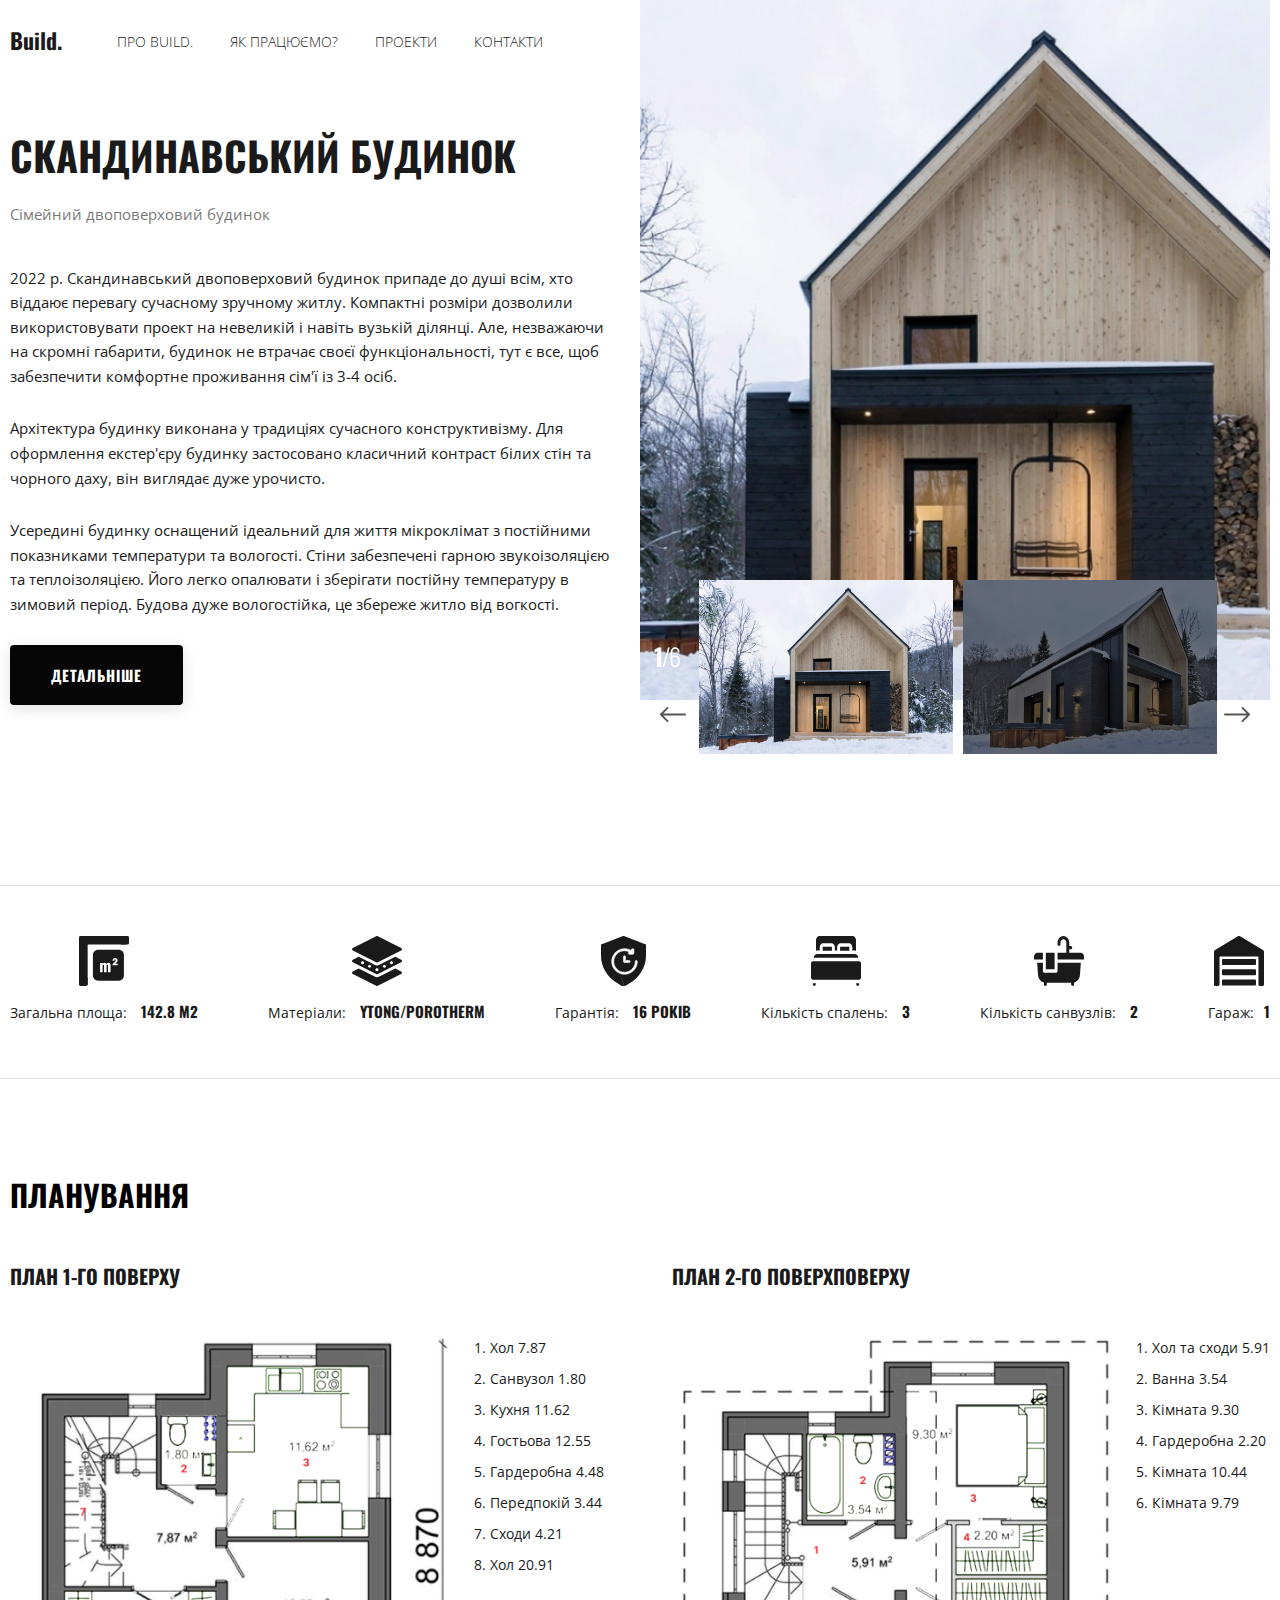
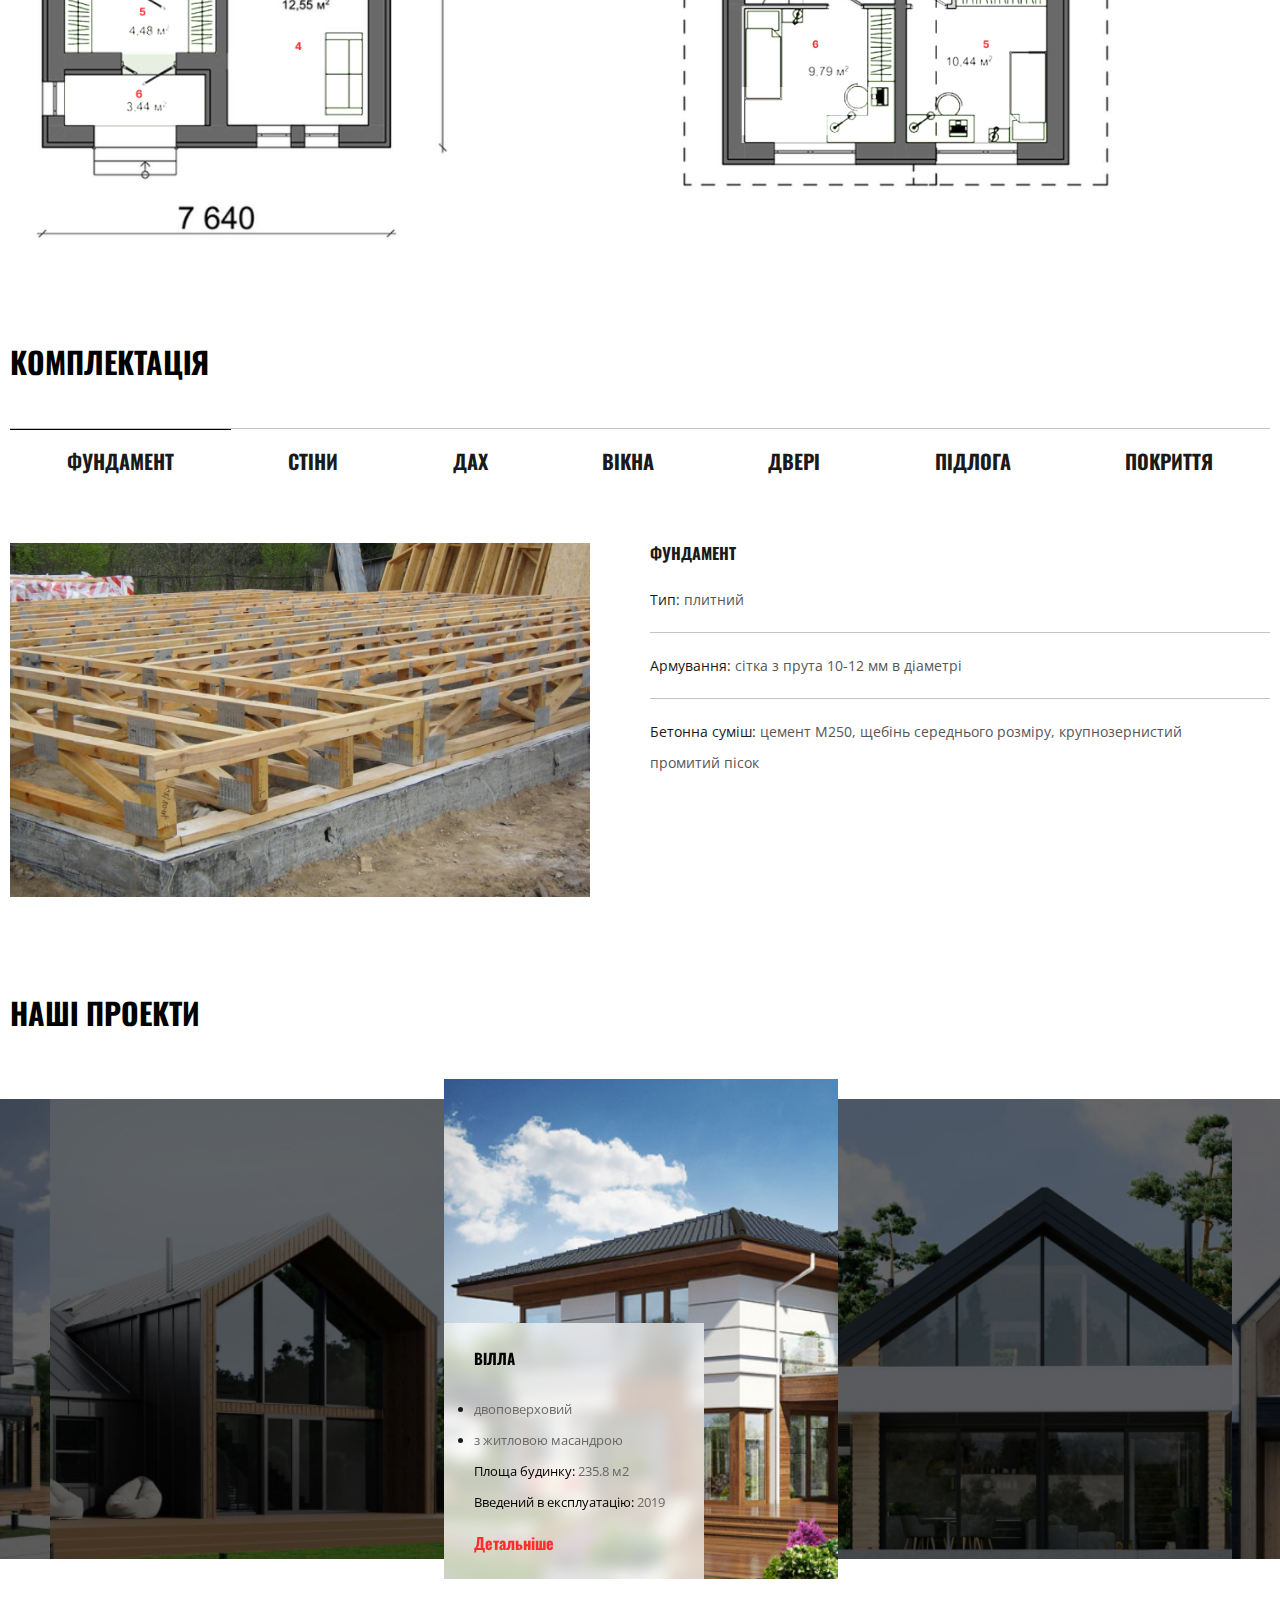
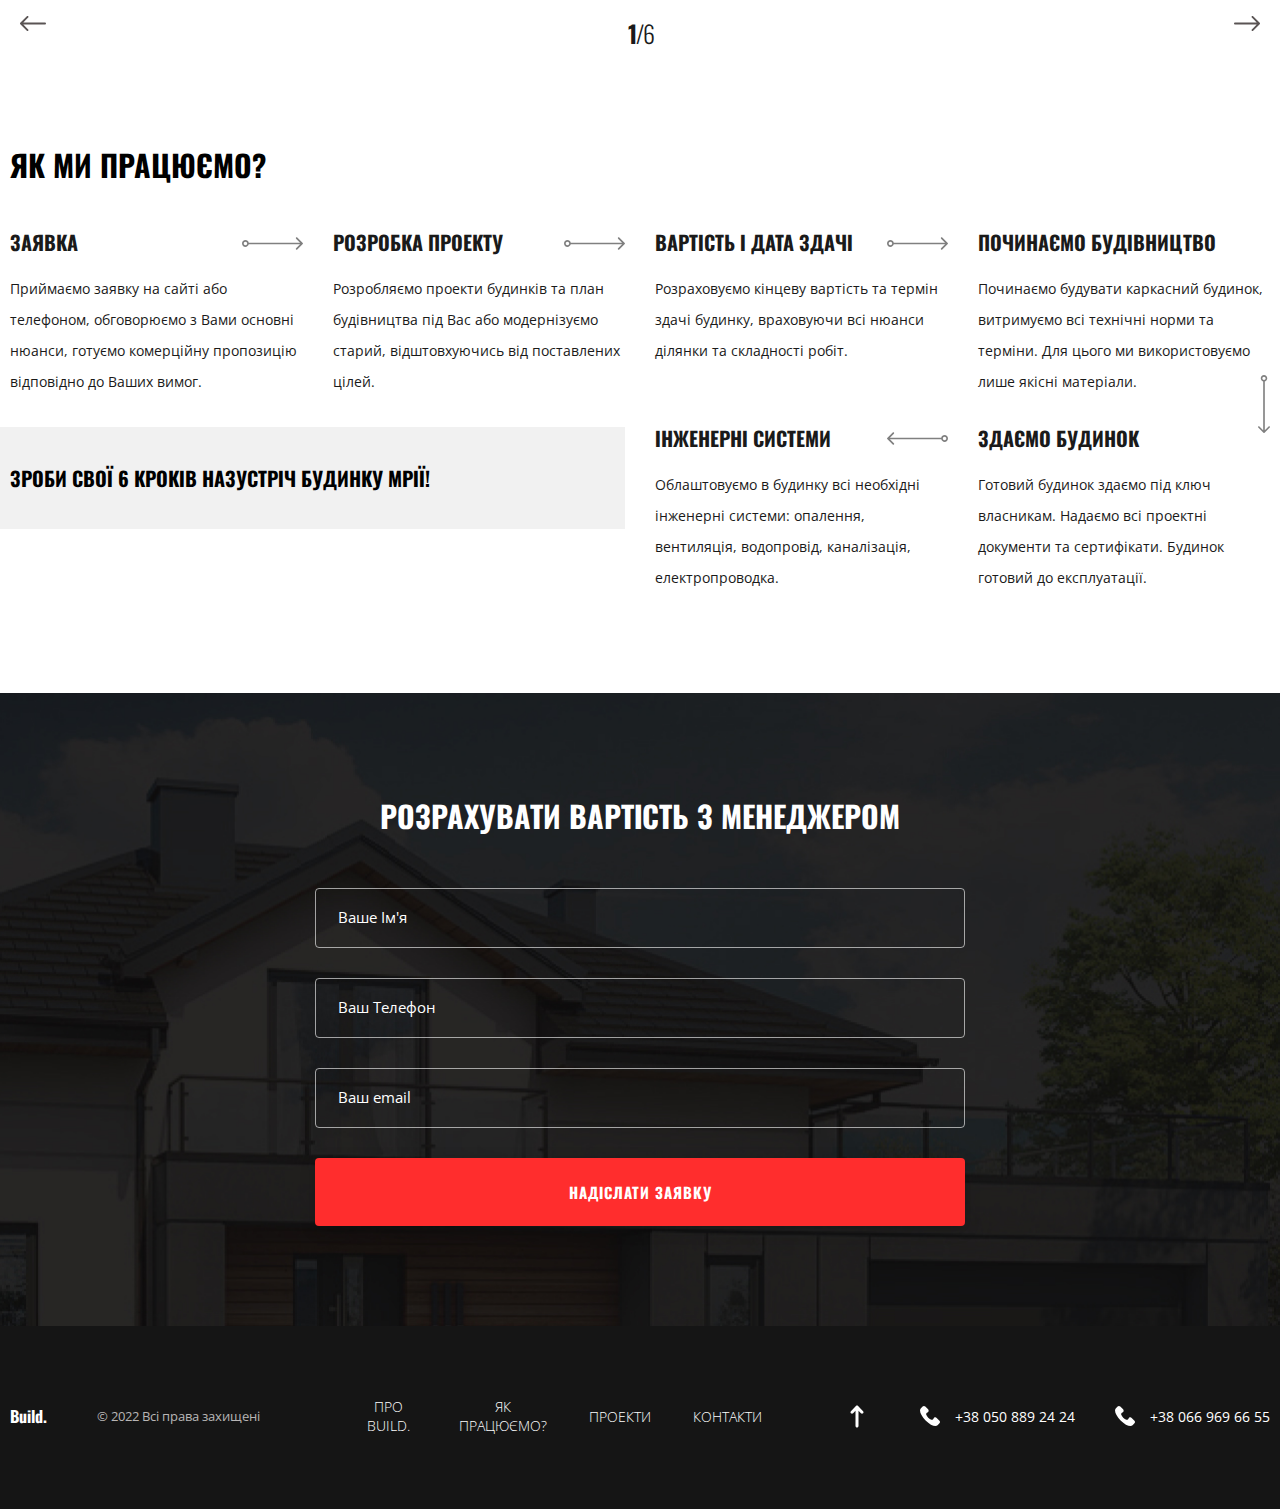
<file: scandinavian.html>
<!DOCTYPE html>
<html lang="uk">

<head>
	<meta charset="UTF-8">
	<meta name="viewport" content="width=device-width, initial-scale=1.0">
	<meta http-equiv="X-UA-Compatible" content="ie=edge">
	<title>Project | Scandinavian | Build.</title>
	<link rel="preconnect" href="https://fonts.googleapis.com">
	<link rel="preconnect" href="https://fonts.gstatic.com" crossorigin>
	<link
		href="https://fonts.googleapis.com/css2?family=Open+Sans:wght@300;400;700&family=Oswald:wght@300;700&display=swap"
		rel="stylesheet">
	<link rel="stylesheet" href="css/reset.css">
	<link rel="stylesheet" href="css/slick.css">
	<link rel="stylesheet" href="css/style.css">
	<link rel="stylesheet" href="css/project.css">
</head>

<body>
	<header class="header-project scroll-block">
		<div class="container">
			<div class="header-project__inner">
				<div class="header-project__content">
					<div class="header-project__content-top">
						<a class="header-project__content-logo" href="index.html">
							Build.
						</a>
						<nav class="menu">
							<ul class="menu__list">
								<li class="menu__item">
									<button class="menu__link scroll-button">Про BUILD.</и>
								</li>
								<li class="menu__item">
									<button class="menu__link scroll-button">Як працюємо?</и>
								</li>
								<li class="menu__item">
									<button class="menu__link scroll-button">Проекти</и>
								</li>
								<li class="menu__item">
									<button class="menu__link scroll-button">Контакти</и>
								</li>
							</ul>
						</nav>
						<div class="burger">
							<div class="burger-line">
								<span></span>
								<span></span>
								<span></span>
							</div>
						</div>
					</div>
					<div class="header-project__content-inner header-project__content-inner--project">
						<div class="header-project__content-left">
							<div class="header-project__content-centre">
								<h1 class="header-project__content-title">
									Скандинавський будинок
								</h1>
								<h4 class="header-project__subtitle">Cімейний двоповерховий будинок</h4>
								<p class="header-project__content-text project-text">
									2022 р. Скандинавський двоповерховий будинок припаде до душі всім, хто
									віддаює перевагу сучасному зручному житлу. Компактні розміри дозволили використовувати проект на
									невеликій і навіть вузькій ділянці. Але, незважаючи на скромні
									габарити, будинок не втрачає своєї функціональності, тут є все, щоб забезпечити комфортне проживання
									сім'ї із 3-4 осіб.
								</p>
								<p class="header-project__content-text project-text">
									Архітектура будинку виконана у традиціях сучасного конструктивізму. Для оформлення
									екстер'єру будинку застосовано класичний контраст білих стін та чорного даху, він виглядає дуже
									урочисто.
								</p>
								<p class="header-project__content-text project-text">
									Усередині будинку оснащений ідеальний для життя мікроклімат з постійними показниками температури та
									вологості. Стіни забезпечені гарною звукоізоляцією та теплоізоляцією. Його легко опалювати і зберігати
									постійну температуру в зимовий період. Будова дуже вологостійка, це збереже житло від вогкості.
								</p>
								<button class="header-project__content-btn project-btn scroll-button">Детальніше</button>
							</div>
						</div>
					</div>
				</div>

				<div class="header-project__slider header-project__slider--project">
					<div class="sliderbig sliderbig--project">
						<div class="sliderbig__item sliderbig__item--project"
							style="background-image: url(./images/scandinavian/scandinavian.jpg)">
						</div>
						<div class="sliderbig__item sliderbig__item--project"
							style="background-image: url(./images/scandinavian/scandinavian2.jpg)">
						</div>
						<div class="sliderbig__item sliderbig__item--project"
							style="background-image: url(./images/scandinavian/scandinavian3.jpg)">
						</div>
						<div class="sliderbig__item sliderbig__item--project"
							style="background-image: url(./images/scandinavian/scandinavian4.jpg)">
						</div>
						<div class="sliderbig__item sliderbig__item--project"
							style="background-image: url(./images/scandinavian/scandinavian5.jpg)">
						</div>
						<div class="sliderbig__item sliderbig__item--project"
							style="background-image: url(./images/scandinavian/scandinavian6.jpg)">
						</div>
					</div>

					<div class="slider slider--project">
						<div class="slider__item">
							<img class="nav-slide__img" src="images/scandinavian/scandinavian.jpg" alt="example-image">
						</div>
						<div class="slider__item">
							<img class="nav-slide__img" src="images/scandinavian/scandinavian2.jpg" alt="example-image">
						</div>
						<div class="slider__item">
							<img class="nav-slide__img" src="images/scandinavian/scandinavian3.jpg" alt="example-image">
						</div>
						<div class="slider__item">
							<img class="nav-slide__img" src="images/scandinavian/scandinavian4.jpg" alt="example-image">
						</div>
						<div class="slider__item">
							<img class="nav-slide__img" src="images/scandinavian/scandinavian5.jpg" alt="example-image">
						</div>
						<div class="slider__item">
							<img class="nav-slide__img" src="images/scandinavian/scandinavian6.jpg" alt="example-image">
						</div>
					</div>

				</div>
			</div>
		</div>
	</header>

	<main class="main">
		<div class="info scroll-block">
			<div class="container">
				<div class="info__inner">
					<div class="info__item">
						<img class="info__item-icon" src="images/icons/icon1.svg" alt="icon">
						<p class="info__item-text">Загальна площа:<span> 142.8 м2</span></p>
					</div>
					<div class="info__item">
						<img class="info__item-icon" src="images/icons/icon2.svg" alt="icon">
						<p class="info__item-text">Матеріали:<span> YTONG/POROTHERM</span></p>
					</div>
					<div class="info__item">
						<img class="info__item-icon" src="images/icons/icon3.svg" alt="icon">
						<p class="info__item-text">Гарантія:<span> 16 років</span></p>
					</div>
					<div class="info__item">
						<img class="info__item-icon" src="images/icons/icon4.svg" alt="icon">
						<p class="info__item-text">Кількість спалень:<span> 3</span></p>
					</div>
					<div class="info__item">
						<img class="info__item-icon" src="images/icons/icon5.svg" alt="icon">
						<p class="info__item-text">Кількість санвузлів:<span> 2</span></p>
					</div>
					<div class="info__item">
						<img class="info__item-icon" src="images/icons/icon6.svg" alt="icon">
						<p class="info__item-text">Гараж:<span>1</span></p>
					</div>
				</div>
			</div>
		</div>
		<section class="layout">
			<div class="container">
				<div class="layout__inner">
					<h2 class="layout__title section-title">Планування</h2>
					<div class="layout__items">
						<div class="layout__item">
							<h4 class="layout__item-title">План 1-го поверху</h4>
							<div class="layout__item-content">
								<img class="layout__item-img" src="images/scandinavian/layout1.jpg" alt="layout image">
								<ol class="layout__item-list">
									<li class="layout__item-text">Хол 7.87</li>
									<li class="layout__item-text">Санвузол 1.80</li>
									<li class="layout__item-text">Кухня 11.62</li>
									<li class="layout__item-text">Гостьова 12.55</li>
									<li class="layout__item-text">Гардеробна 4.48</li>
									<li class="layout__item-text">Передпокій 3.44</li>
									<li class="layout__item-text">Сходи 4.21</li>
									<li class="layout__item-text">Хол 20.91</li>
								</ol>
							</div>
						</div>
						<div class="layout__item">
							<h4 class="layout__item-title">План 2-го поверхповерху </h4>
							<div class="layout__item-content">
								<img class="layout__item-img" src="images/scandinavian/layout2.jpg" alt="layout image">
								<ol class="layout__item-list">
									<li class="layout__item-text">Хол та сходи 5.91</li>
									<li class="layout__item-text">Ванна 3.54</li>
									<li class="layout__item-text">Кімната 9.30</li>
									<li class="layout__item-text">Гардеробна 2.20</li>
									<li class="layout__item-text">Кімната 10.44</li>
									<li class="layout__item-text">Кімната 9.79</li>
								</ol>
							</div>
						</div>
					</div>
				</div>
			</div>
		</section>
		<section class="equipment">
			<div class="container">
				<div class="equipment__inner">
					<h2 class="equipment__title section-title">Комплектація</h2>
					<div class="equipment__buttons" id="tabs">
						<button class="equipment__buttons-btn tab tab-active" data-tab="foundation">Фундамент</button>
						<button class="equipment__buttons-btn tab" data-tab="walls">Стіни</button>
						<button class="equipment__buttons-btn tab" data-tab="roof">Дах</button>
						<button class="equipment__buttons-btn tab" data-tab="windows">Вікна</button>
						<button class="equipment__buttons-btn tab" data-tab="doors">Двері</button>
						<button class="equipment__buttons-btn tab" data-tab="floor">Підлога</button>
						<button class="equipment__buttons-btn tab" data-tab="covering">Покриття</button>
					</div>

					<div class="equipment__content">

						<!-- FOUNDATION -->
						<div class="equipment__content foundation-content tab-content" data-tab="foundation">
							<div class="equipment__content-box">
								<img class="equipment__content-img" src="images/scandinavian/scandinavian-foundation.jpg"
									alt="foundation image">
								<div class="equipment__content-info">
									<h3 class="equipment__content-title">Фундамент</h3>
									<ul class="equipment__content-list">
										<li class="equipment__content-item">
											Тип:
											<span>плитний</span>
										</li>
										<li class="equipment__content-item">
											Армування:
											<span>сітка з прута 10-12 мм в діаметрі</span>
										</li>
										<li class="equipment__content-item">
											Бетонна суміш:
											<span>цемент М250, щебінь середнього розміру, крупнозернистий промитий пісок</span>
										</li>
									</ul>
								</div>
							</div>
						</div>

						<!-- WALLS -->
						<div class="equipment__content wall-content tab-content tab-hide" data-tab="walls">
							<div class="equipment__content-box">
								<img class="equipment__content-img" src="images/project/villa-wall_top.jpg" alt="wall image">
								<div class="equipment__content-info">
									<h3 class="equipment__content-title">Стіни 1-го поверху</h3>
									<ul class="equipment__content-list">
										<li class="equipment__content-item">
											Зовнішні стіни:
											<span>теплі газобетонні блоки YTONG 375 або POROTHERM 38 Thermo</span>
										</li>
										<li class="equipment__content-item">
											Внутрішні несні стіни:
											<span>газобетонні блоки YTONG 250 або POROTHERM</span>
										</li>
										<li class="equipment__content-item">
											Оригінальні суміші та додаткові елементи
										</li>
										<li class="equipment__content-item">
											Оригінальні віконні перемички
										</li>
										<li class="equipment__content-item">
											Армопояс, гідроізоляція
										</li>
										<li class="equipment__content-item">
											Сходи: <span>однопрогонові, будівельні</span>
										</li>
									</ul>
								</div>
							</div>
							<div class="equipment__content-box">
								<img class="equipment__content-decor" src="images/Build..svg" alt="decor">
								<div class="equipment__content-info">
									<h3 class="equipment__content-title">Стіни 2-го поверху</h3>
									<ul class="equipment__content-list">
										<li class="equipment__content-item">
											Стіновий комплект із клеєного бруса:
											<span>ПРЕМІАЛЬНИЙ 260(В)*200 (Товщина) мм</span>
										</li>
										<li class="equipment__content-item">
											Клей:
											<span>KIILTO (Фінляндія), система ВТК та випробувальна лабораторія</span>
										</li>
										<li class="equipment__content-item">
											Матеріал:
											<span>сосна/ялина – на вибір</span>
										</li>
										<li class="equipment__content-item">
											Міжповерхове перекриття:
											<span>клеєні конструкційні балки 180*115мм</span>
										</li>
										<li class="equipment__content-item">
											Кріплення: <span>SILA</span>
										</li>
										<li class="equipment__content-item">
											Оцинковане кріплення, шпильова система
										</li>
									</ul>
								</div>
								<img class="equipment__content-img" src="images/project/villa-wall_bottom.jpg" alt="wall image">
							</div>
						</div>



						<!-- ROOF -->
						<div class="equipment__content roof-content tab-content tab-hide" data-tab="roof">
							<div class="equipment__content-box">
								<img class="equipment__content-img" src="images/project/family_house-roof.jpg" alt="roof image">
								<div class="equipment__content-info">
									<h3 class="equipment__content-title">Дах</h3>
									<ul class="equipment__content-list">
										<li class="equipment__content-item">
											Покриття:
											<span> Поліестер, Матовий Поліестер, Pural, Pural Матовий, Purex, Ice Crystal</span>
										</li>
										<li class="equipment__content-item">
											Модель:
											<span> ХВИЛЯ МАДЕРА</span>
										</li>
										<li class="equipment__content-item">
											Товщини листа:
											<span> 0,4 мм; 0,45 мм; 0,5 мм.</span>
										</li>
										<li class="equipment__content-item">
											Метал:
											<span> Німеччина, Фінляндія</span>
										</li>
										<li class="equipment__content-item">
											Брус дерев'яний будівельний сухий струганий ТОВ САΗРАЙC
										</li>
									</ul>
								</div>
							</div>
						</div>
						<!-- WINDOWS -->
						<div class="equipment__content-box windows-content tab-content tab-hide" data-tab="windows">
							<div class="equipment__content-box">
								<img class="equipment__content-img" src="images/project/family_house-window.jpg" alt="window image">
								<div class="equipment__content-info">
									<h3 class="equipment__content-title">Вікна</h3>
									<ul class="equipment__content-list">
										<li class="equipment__content-item">
											Рама:
											<span> профільний брус</span>
										</li>
										<li class="equipment__content-item">
											Фурнітура:
											<span>Fab&Fix</span>
										</li>
										<li class="equipment__content-item">
											Ручка:
											<span> Connoisseur Inline Non-Locking</span>
										</li>
										<li class="equipment__content-item">
											Петля:
											<span> Harbour Butt Hinge</span>
										</li>
										<li class="equipment__content-item">
											Колір:
											<span> HARDEX GOLD</span>
										</li>
										<li class="equipment__content-item">
											Стулки:
											<span> поворотно-відкидні</span>
										</li>
									</ul>
								</div>
							</div>
						</div>

						<!-- DOORS -->
						<div class="equipment__content-box doors-content tab-content tab-hide" data-tab="doors">
							<div class="equipment__content-box">
								<img class="equipment__content-img" src="images/project/villa-door.jpg" alt="door image">
								<div class="equipment__content-info">
									<h3 class="equipment__content-title">Двері</h3>
									<ul class="equipment__content-list">
										<li class="equipment__content-item">
											Оздоблення зовні:
											<span> МДФ 12 мм (Бетон графіт)</span>
										</li>
										<li class="equipment__content-item">
											Оздоблення всередині:
											<span> МДФ 12 мм (Білий)</span>
										</li>
										<li class="equipment__content-item">
											Замки:
											<span> Securemme</span>
										</li>
										<li class="equipment__content-item">
											Петля:
											<span> Combi Ariano (Італія) d-22мм</span>
										</li>
										<li class="equipment__content-item">
											Товщина полотна дверей:
											<span> 96 мм</span>
										</li>
										<li class="equipment__content-item">
											Наповнення полотна:
											<span> мінеральна вата</span>
										</li>
									</ul>
								</div>
							</div>
						</div>

						<!-- FLOOR -->
						<div class="equipment__content-box floor-content tab-content tab-hide" data-tab="floor">
							<div class="equipment__content-box">
								<img class="equipment__content-img" src="images/project/family_house-floor.jpg" alt="floor image">
								<div class="equipment__content-info">
									<h3 class="equipment__content-title">Підлога</h3>
									<ul class="equipment__content-list">
										<li class="equipment__content-item">
											Тип:
											<span> односмугова паркетна дошка</span>
										</li>
										<li class="equipment__content-item">
											Бренд:
											<span> Barlinek</span>
										</li>
										<li class="equipment__content-item">
											Матеріал:
											<span> дуб</span>
										</li>
										<li class="equipment__content-item">
											Колір:
											<span> Cappuccino Grande</span>
										</li>
										<li class="equipment__content-item">
											Конструкція:
											<span> 3-шарова</span>
										</li>
										<li class="equipment__content-item">
											Поверхня:
											<span> брашована</span>
										</li>
									</ul>
								</div>
							</div>
						</div>

						<!-- COVERING -->
						<div class="equipment__content-box covering-content tab-content tab-hide" data-tab="covering">
							<div class="equipment__content-box">
								<img class="equipment__content-img" src="images/project/villa-covering.jpg" alt="covering image">
								<div class="equipment__content-info">
									<h3 class="equipment__content-title">Покриття</h3>
									<ul class="equipment__content-list">
										<li class="equipment__content-item">
											Тип:
											<span> комбіноване</span>
										</li>
										<li class="equipment__content-item">
											Слої:
											<span> конструктивний, теплоізоляційний, декоративний</span>
										</li>
										<li class="equipment__content-item">
											Матеріал:
											<span> планкен термососна</span>
										</li>
									</ul>
								</div>
							</div>
						</div>

					</div>
				</div>
			</div>
		</section>

		<section class="projects scroll-block">
			<div class="container">
				<h2 class="projects__title section-title">Наші проекти</h2>
			</div>
			<div class="big-container">
				<div class="projects__slider projects-slider">
					<div class="projects-slider__item" style="background-image: url(./images/projects/proj1.jpg)">
						<div class="projects-slider__item-inner">
							<div class="projects-slider__content">
								<h3 class="projects-slider__content-title">Вілла</h3>
								<ul class="projects-slider__content-list">
									<li class="projects-slider__content-item">двоповерховий</li>
									<li class="projects-slider__content-item">з житловою масандрою</li>
								</ul>
								<p class="projects-slider__content-description">Площа будинку: <span>235.8 м2</span></p>
								<p class="projects-slider__content-description">Введений в експлуатацію: <span>2019</span></p>
								<p class="projects-slider__content-text"></p>
								<a class="projects-slider__btn" href="villa.html">Детальніше</a>
							</div>
						</div>
					</div>
					<div class="projects-slider__item" style="background-image: url(./images/projects/proj2.jpg)">
						<div class="projects-slider__item-inner">
							<div class="projects-slider__content">
								<h3 class="projects-slider__content-title">Сімейний будинок</h3>
								<ul class="projects-slider__content-list">
									<li class="projects-slider__content-item">двоповерховий</li>
									<li class="projects-slider__content-item">з житловою масандрою</li>
								</ul>
								<p class="projects-slider__content-description">Площа будинку: <span>1110.5 м2</span></p>
								<p class="projects-slider__content-description">Введений в експлуатацію: <span>2023</span></p>
								<p class="projects-slider__content-text"></p>
								<a class="projects-slider__btn" href="family_house.html">Детальніше</a>
							</div>
						</div>
					</div>
					<div class="projects-slider__item" style="background-image: url(./images/projects/proj3.jpg)">
						<div class="projects-slider__item-inner">
							<div class="projects-slider__content">
								<h3 class="projects-slider__content-title">Скандинавський будинок</h3>
								<ul class="projects-slider__content-list">
									<li class="projects-slider__content-item">двоповерховий</li>
									<li class="projects-slider__content-item">з житловою масандрою</li>
								</ul>
								<p class="projects-slider__content-description">Площа будинку: <span>142.8 м2</span></p>
								<p class="projects-slider__content-description">Введений в експлуатацію: <span>2022</span></p>
								<p class="projects-slider__content-text"></p>
								<a class="projects-slider__btn" href="scandinavian.html">Детальніше</a>
							</div>
						</div>
					</div>
					<div class="projects-slider__item" style="background-image: url(./images/projects/proj4.jpg)">
						<div class="projects-slider__item-inner">
							<div class="projects-slider__content">
								<h3 class="projects-slider__content-title">Двоповерховий будинок</h3>
								<ul class="projects-slider__content-list">
									<li class="projects-slider__content-item">двоповерховий</li>
									<li class="projects-slider__content-item">з житловою масандрою</li>
								</ul>
								<p class="projects-slider__content-description">Площа будинку: <span>72.3 м2</span></p>
								<p class="projects-slider__content-description">Введений в експлуатацію: <span>2022</span></p>
								<p class="projects-slider__content-text"></p>
								<a class="projects-slider__btn" href="phoenix.html">Детальніше</a>
							</div>
						</div>
					</div>
					<div class="projects-slider__item" style="background-image: url(./images/projects/proj5.jpg)">
						<div class="projects-slider__item-inner">
							<div class="projects-slider__content">
								<h3 class="projects-slider__content-title">Модульний будинок</h3>
								<ul class="projects-slider__content-list">
									<li class="projects-slider__content-item">двоповерховий</li>
									<li class="projects-slider__content-item">з житловою масандрою</li>
								</ul>
								<p class="projects-slider__content-description">Площа будинку: <span>120 м2</span></p>
								<p class="projects-slider__content-description">Введений в експлуатацію: <span>2023</span></p>
								<p class="projects-slider__content-text"></p>
								<a class="projects-slider__btn" href="module_house.html">Детальніше</a>
							</div>
						</div>
					</div>
					<div class="projects-slider__item" style="background-image: url(./images/projects/proj6.jpg)">
						<div class="projects-slider__item-inner">
							<div class="projects-slider__content">
								<h3 class="projects-slider__content-title">Барнхаус</h3>
								<ul class="projects-slider__content-list">
									<li class="projects-slider__content-item">двоповерховий</li>
									<li class="projects-slider__content-item">з житловою масандрою</li>
								</ul>
								<p class="projects-slider__content-description">Площа будинку: <span>163.6 м2</span></p>
								<p class="projects-slider__content-description">Введений в експлуатацію: <span>2023</span></p>
								<p class="projects-slider__content-text"></p>
								<a class="projects-slider__btn" href="barnhouse.html">Детальніше</a>
							</div>
						</div>
					</div>
				</div>
			</div>
		</section>

		<section class="how scroll-block">
			<div class="big-container">
				<div class="container">
					<h2 class="section-title how__title">Як ми працюємо?</h2>
					<div class="how__box">
						<div class="how__item">
							<h4 class="how__item-title">Заявка</h4>
							<p class="how__item-text">
								Приймаємо заявку на сайті або телефоном, обговорюємо з Вами основні нюанси, готуємо комерційну
								пропозицію відповідно до Ваших вимог.
							</p>
						</div>
						<div class="how__item">
							<h4 class="how__item-title">Розробка проекту</h4>
							<p class="how__item-text">
								Розробляємо проекти будинків та план будівництва під Вас або модернізуємо старий, відштовхуючись від
								поставлених цілей.
							</p>
						</div>
						<div class="how__item">
							<h4 class="how__item-title">Вартість і дата здачі</h4>
							<p class="how__item-text">
								Розраховуємо кінцеву вартість та термін здачі будинку, враховуючи всі нюанси ділянки та складності
								робіт.
							</p>
						</div>
						<div class="how__item">
							<h4 class="how__item-title">Починаємо будівництво</h4>
							<p class="how__item-text">
								Починаємо будувати каркасний будинок, витримуємо всі технічні норми та терміни. Для цього ми
								використовуємо лише якісні матеріали.
							</p>
						</div>
						<div class="how__item item-promo">
							<p class="how__item-promo">
								Зроби свої 6 кроків назустріч будинку мрії!
							</p>
						</div>
						<div class="how__item">
							<h4 class="how__item-title">Інженерні системи</h4>
							<p class="how__item-text">
								Облаштовуємо в будинку всі необхідні інженерні системи: опалення, вентиляція, водопровід, каналізація,
								електропроводка.
							</p>
						</div>
						<div class="how__item">
							<h4 class="how__item-title">Здаємо будинок</h4>
							<p class="how__item-text">
								Готовий будинок здаємо під ключ власникам. Надаємо всі проектні документи та сертифікати. Будинок
								готовий до експлуатації.
							</p>
						</div>

					</div>
				</div>
				<div class="decoration"></div>
			</div>
		</section>

		<section class="contacts project-contacts scroll-block">
			<div class="container">
				<h2 class="project-contacts__title section-title">Розрахувати вартість з менеджером</h2>
				<div class="project-contacts__inner">
					<div class="project-contacts__form">
						<form class="form-project">


							<input type="hidden" name="project_name" value="Build.">
							<input type="hidden" name="admin_email" value="alinakharakh@mail.com">
							<input type="hidden" name="form_subject" value="Main page form">


							<input class="form__name form-project__input" type="text" name="Ім'я" placeholder="Ваше Ім'я">
							<input class="form__phone form-project__input" type="phone" name="Телефон" placeholder="Ваш Телефон">
							<input class="form__email form-project__input" type="text" name="Email" placeholder="Ваш email">
							<button class="form__btn" type="submit">Надіслати заявку</button>
						</form>
					</div>
				</div>
			</div>
		</section>
	</main>
	<footer class="footer">
		<div class="container">
			<div class="footer__inner">
				<a class="footer__logo logo" href="index.html">Build.</a>
				<p class="footer__copy">© 2022 Всі права захищені</p>
				<nav class="menu footer__menu">
					<ul class="menu__list">
						<li class="menu__item">
							<button class="menu__link scroll-button">Про BUILD.</button>
						</li>
						<li class="menu__item">
							<button class="menu__link scroll-button">Як працюємо?</button>
						</li>
						<li class="menu__item">
							<button class="menu__link scroll-button">Проекти</button>
						</li>
						<li class="menu__item">
							<button class="menu__link scroll-button">Контакти</button>
						</li>
					</ul>
				</nav>
				<button class="footer__arrow scroll-button">
					<img class="footer__arrow-img" src="images/up-arrow.svg" alt="arrow icon">
				</button>
				<div class="footer__phones">
					<a class="footer__phones-link" href="tel:380935765754">+38 050 889 24 24</a>
					<a class="footer__phones-link" href="tel:380935765754">+38 066 969 66 55</a>
				</div>
			</div>
		</div>
	</footer>

	<!-- <script src="https://ajax.googleapis.com/ajax/libs/jquery/3.4.1/jquery.min.js"></script> -->
	<script src="https://ajax.googleapis.com/ajax/libs/jquery/3.7.1/jquery.min.js"></script>
	<script src="js/slick.min.js"></script>
	<script src="js/main.js"></script>
	<script src="js/project.js"></script>
</body>

</html>
</file>
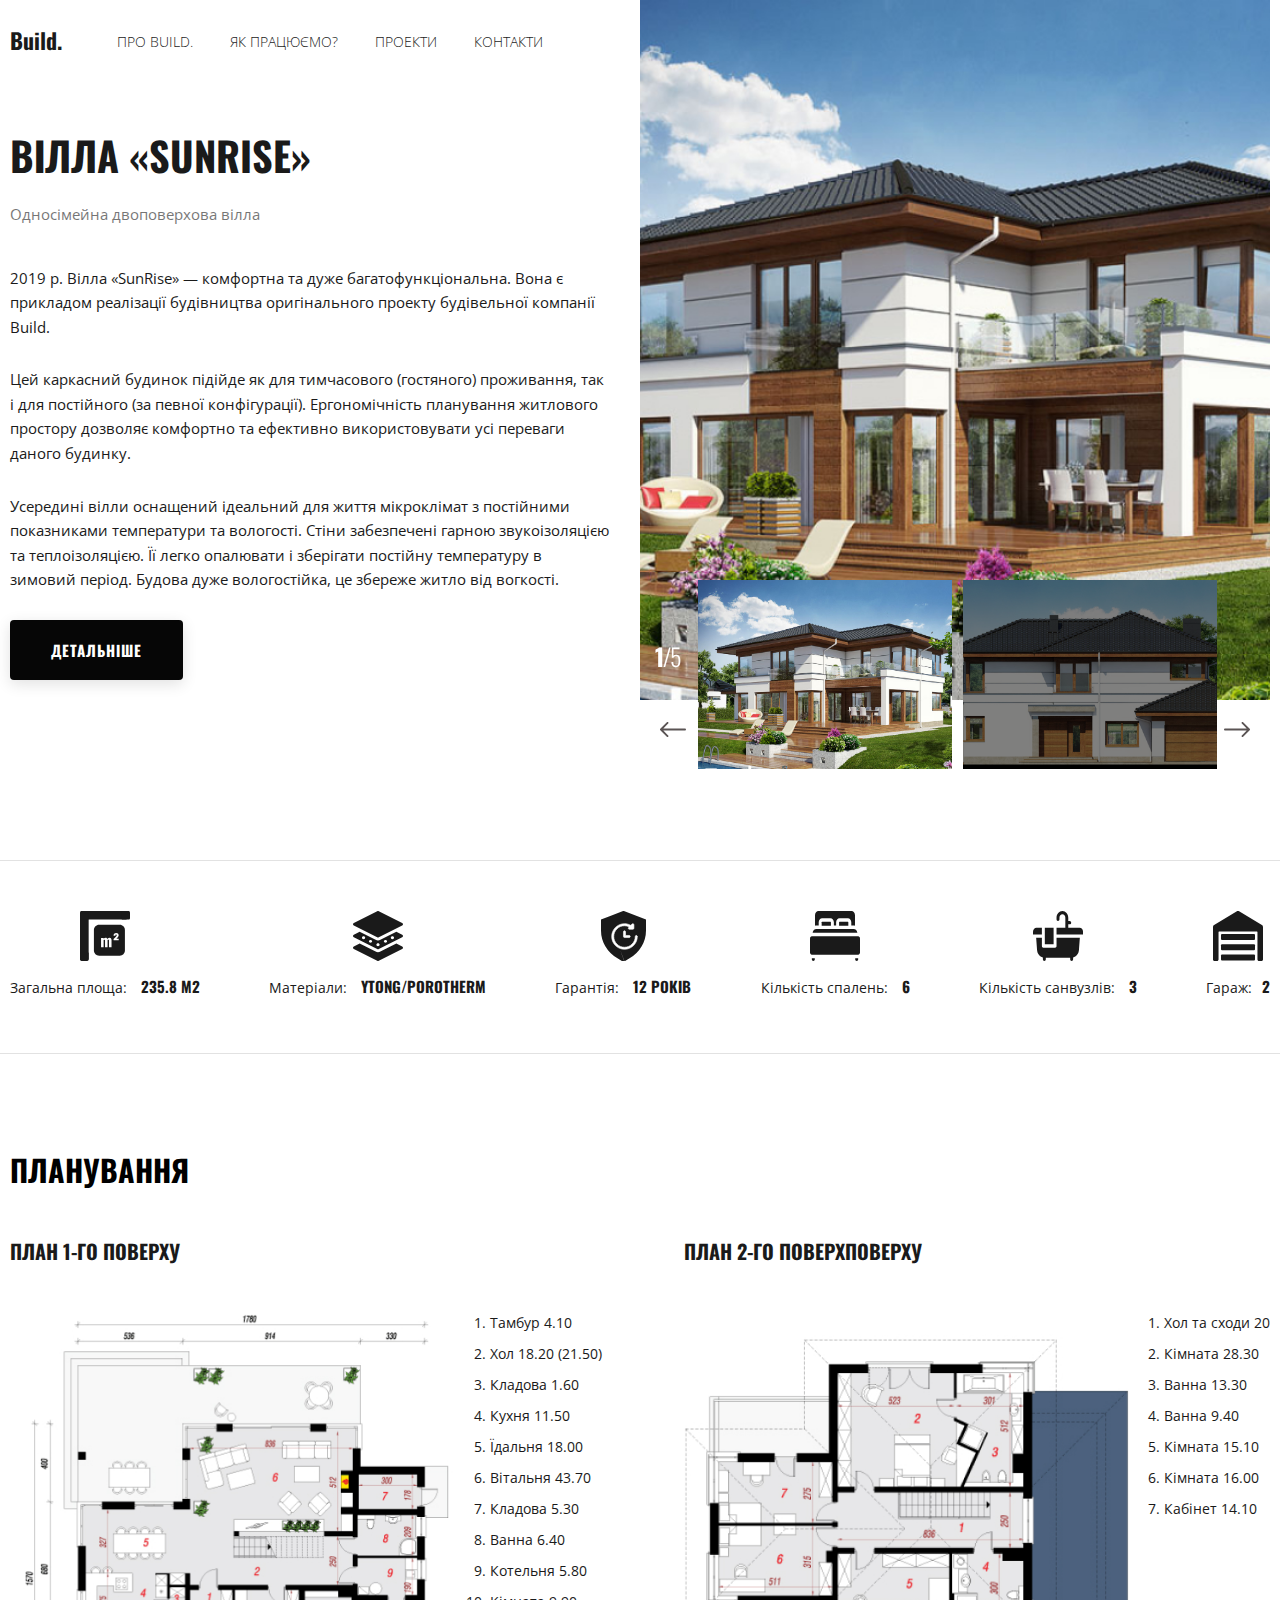
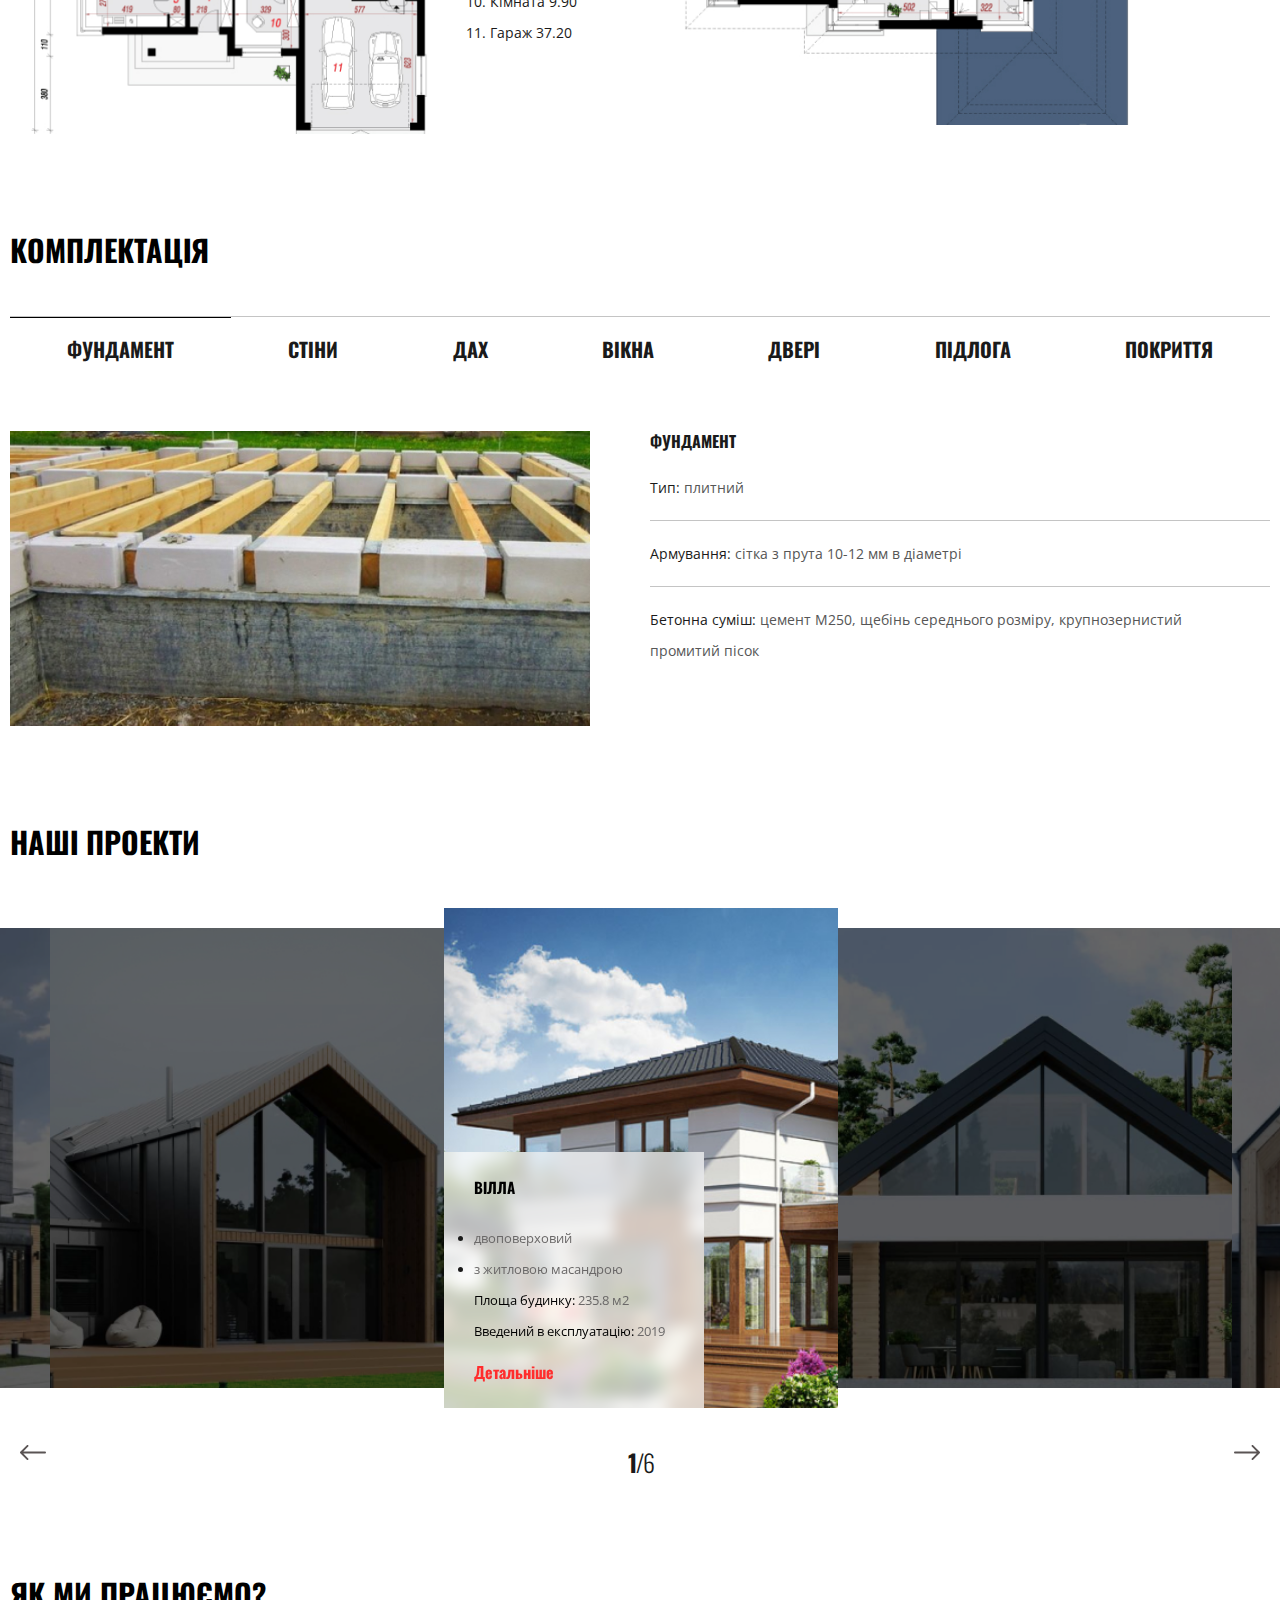
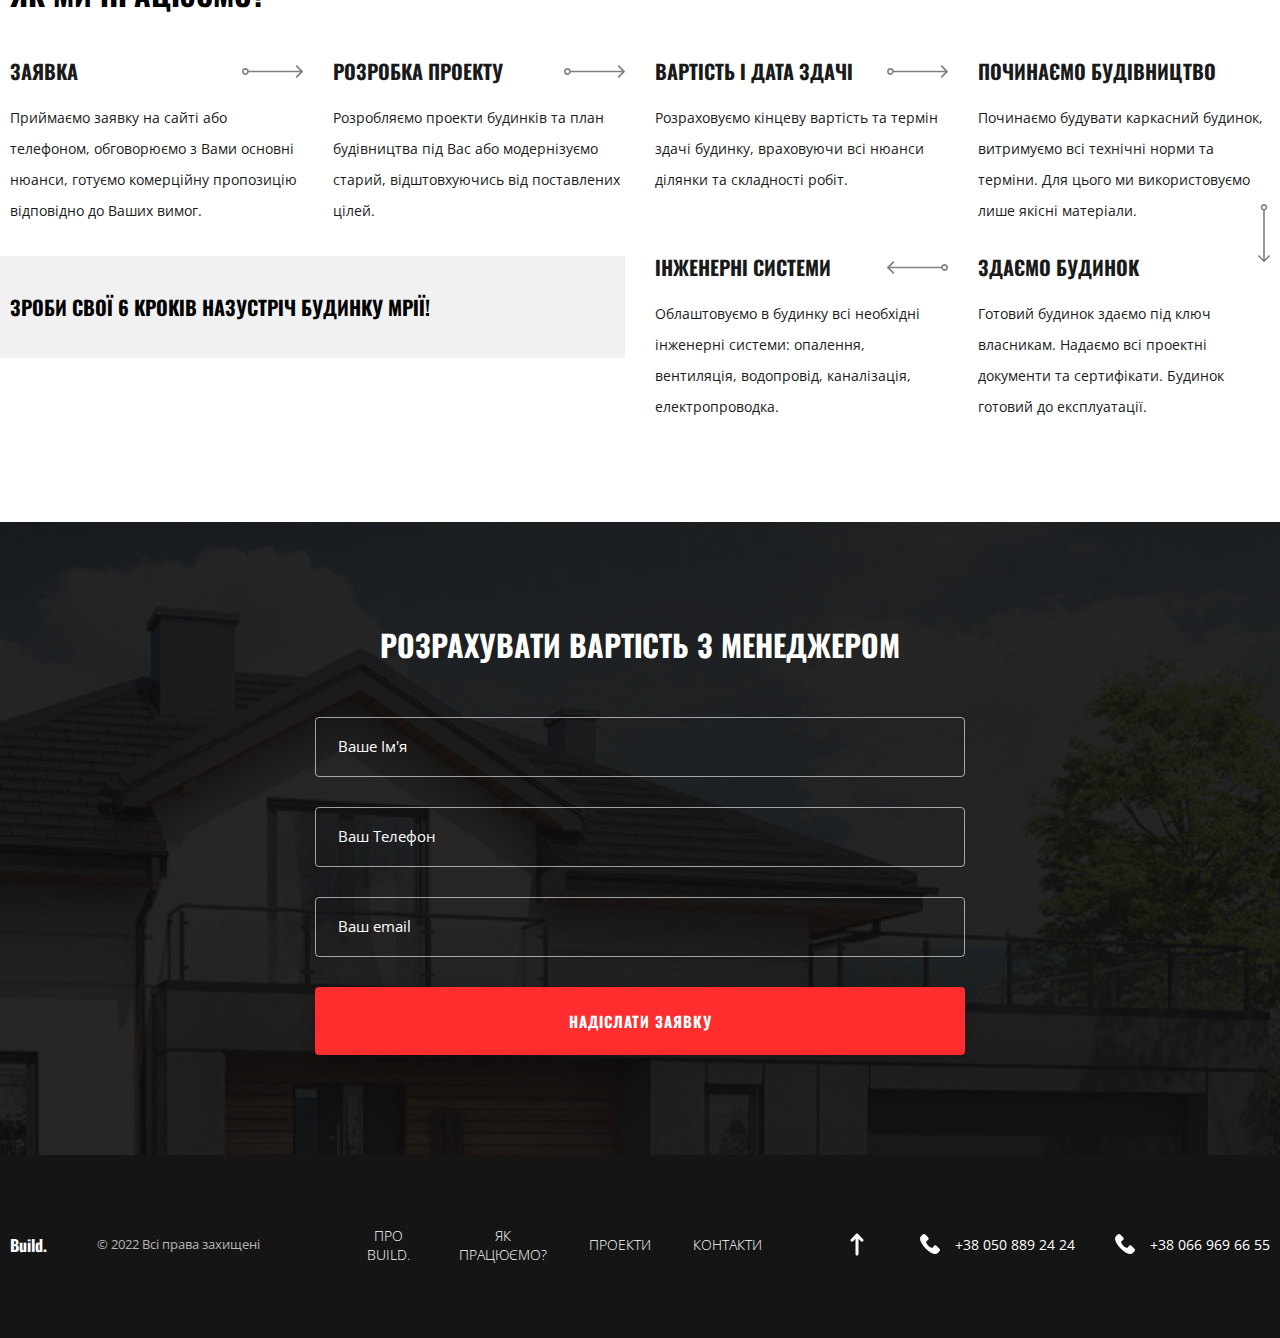
<file: villa.html>
<!DOCTYPE html>
<html lang="uk">

<head>
	<meta charset="UTF-8">
	<meta name="viewport" content="width=device-width, initial-scale=1.0">
	<meta http-equiv="X-UA-Compatible" content="ie=edge">
	<title>Project | Villa | Build.</title>
	<link rel="preconnect" href="https://fonts.googleapis.com">
	<link rel="preconnect" href="https://fonts.gstatic.com" crossorigin>
	<link
		href="https://fonts.googleapis.com/css2?family=Open+Sans:wght@300;400;700&family=Oswald:wght@300;700&display=swap"
		rel="stylesheet">
	<link rel="stylesheet" href="css/reset.css">
	<link rel="stylesheet" href="css/slick.css">
	<link rel="stylesheet" href="css/style.css">
	<link rel="stylesheet" href="css/project.css">
</head>

<body>
	<header class="header-project scroll-block">
		<div class="container">
			<div class="header-project__inner">
				<div class="header-project__content">
					<div class="header-project__content-top">
						<a class="header-project__content-logo" href="index.html">
							Build.
						</a>
						<nav class="menu">
							<ul class="menu__list">
								<li class="menu__item">
									<button class="menu__link scroll-button">Про BUILD.</и>
								</li>
								<li class="menu__item">
									<button class="menu__link scroll-button">Як працюємо?</и>
								</li>
								<li class="menu__item">
									<button class="menu__link scroll-button">Проекти</и>
								</li>
								<li class="menu__item">
									<button class="menu__link scroll-button">Контакти</и>
								</li>
							</ul>
						</nav>
						<div class="burger">
							<div class="burger-line">
								<span></span>
								<span></span>
								<span></span>
							</div>
						</div>
					</div>
					<div class="header-project__content-inner header-project__content-inner--project">
						<div class="header-project__content-left">
							<div class="header-project__content-centre">
								<h1 class="header-project__content-title">
									Вілла «SunRise»
								</h1>
								<h4 class="header-project__subtitle">Односімейна двоповерхова вілла</h4>
								<p class="header-project__content-text project-text">
									2019 р. Вілла «SunRise» — комфортна та дуже багатофункціональна. Вона є прикладом реалізації
									будівництва оригінального проекту будівельної компанії Build.
								</p>
								<p class="header-project__content-text project-text">
									Цей каркасний будинок підійде як для тимчасового (гостяного) проживання, так і для постійного (за
									певної конфігурації). Ергономічність планування житлового простору дозволяє комфортно та ефективно
									використовувати усі переваги даного будинку.
								</p>
								<p class="header-project__content-text project-text">
									Усередині вілли оснащений ідеальний для життя мікроклімат з постійними показниками температури та
									вологості. Стіни забезпечені гарною звукоізоляцією та теплоізоляцією. Її легко опалювати і зберігати
									постійну температуру в зимовий період. Будова дуже вологостійка, це збереже житло від вогкості.
								</p>
								<button class="header-project__content-btn project-btn scroll-button">Детальніше</button>
							</div>
						</div>
					</div>
				</div>

				<div class="header-project__slider header-project__slider--project">
					<div class="sliderbig sliderbig--project">
						<div class="sliderbig__item sliderbig__item--project"
							style="background-image: url(./images/villa/villa1.jpg)">
						</div>
						<div class="sliderbig__item sliderbig__item--project"
							style="background-image: url(./images/villa/villa2.jpg)">
						</div>
						<div class="sliderbig__item sliderbig__item--project"
							style="background-image: url(./images/villa/villa3.jpg)">
						</div>
						<div class="sliderbig__item sliderbig__item--project"
							style="background-image: url(./images/villa/villa4.jpg)">
						</div>
						<div class="sliderbig__item sliderbig__item--project"
							style="background-image: url(./images/villa/villa2.jpg)">
						</div>
					</div>

					<div class="slider slider--project">
						<div class="slider__item">
							<img class="nav-slide__img" src="images/villa/villa1.jpg" alt="example-image">
						</div>
						<div class="slider__item">
							<img class="nav-slide__img" src="images/villa/villa2.jpg" alt="example-image">
						</div>
						<div class="slider__item">
							<img class="nav-slide__img" src="images/villa/villa3.jpg" alt="example-image">
						</div>
						<div class="slider__item">
							<img class="nav-slide__img" src="images/villa/villa4.jpg" alt="example-image">
						</div>
						<div class="slider__item">
							<img class="nav-slide__img" src="images/villa/villa2.jpg" alt="example-image">
						</div>
					</div>

				</div>
			</div>
		</div>
	</header>

	<main class="main">
		<div class="info scroll-block">
			<div class="container">
				<div class="info__inner">
					<div class="info__item">
						<img class="info__item-icon" src="images/icons/icon1.svg" alt="icon">
						<p class="info__item-text">Загальна площа:<span> 235.8 м2</span></p>
					</div>
					<div class="info__item">
						<img class="info__item-icon" src="images/icons/icon2.svg" alt="icon">
						<p class="info__item-text">Матеріали:<span> YTONG/POROTHERM</span></p>
					</div>
					<div class="info__item">
						<img class="info__item-icon" src="images/icons/icon3.svg" alt="icon">
						<p class="info__item-text">Гарантія:<span> 12 років</span></p>
					</div>
					<div class="info__item">
						<img class="info__item-icon" src="images/icons/icon4.svg" alt="icon">
						<p class="info__item-text">Кількість спалень:<span> 6</span></p>
					</div>
					<div class="info__item">
						<img class="info__item-icon" src="images/icons/icon5.svg" alt="icon">
						<p class="info__item-text">Кількість санвузлів:<span> 3</span></p>
					</div>
					<div class="info__item">
						<img class="info__item-icon" src="images/icons/icon6.svg" alt="icon">
						<p class="info__item-text">Гараж:<span>2</span></p>
					</div>
				</div>
			</div>
		</div>
		<section class="layout">
			<div class="container">
				<div class="layout__inner">
					<h2 class="layout__title section-title">Планування</h2>
					<div class="layout__items">
						<div class="layout__item">
							<h4 class="layout__item-title">План 1-го поверху</h4>
							<div class="layout__item-content">
								<img class="layout__item-img" src="images/villa/layout1.jpg" alt="layout image">
								<ol class="layout__item-list">
									<li class="layout__item-text">Тамбур 4.10</li>
									<li class="layout__item-text">Хол 18.20 (21.50)</li>
									<li class="layout__item-text">Кладова 1.60</li>
									<li class="layout__item-text">Кухня 11.50</li>
									<li class="layout__item-text">Їдальня 18.00</li>
									<li class="layout__item-text">Вітальня 43.70</li>
									<li class="layout__item-text">Кладова 5.30</li>
									<li class="layout__item-text">Ванна 6.40</li>
									<li class="layout__item-text">Котельня 5.80</li>
									<li class="layout__item-text">Кімната 9.90</li>
									<li class="layout__item-text">Гараж 37.20</li>
								</ol>
							</div>
						</div>
						<div class="layout__item">
							<h4 class="layout__item-title">План 2-го поверхповерху </h4>
							<div class="layout__item-content">
								<img class="layout__item-img" src="images/villa/layout2.jpg" alt="layout image">
								<ol class="layout__item-list">
									<li class="layout__item-text">Хол та сходи 20</li>
									<li class="layout__item-text">Кімната 28.30</li>
									<li class="layout__item-text">Ванна 13.30</li>
									<li class="layout__item-text">Ванна 9.40</li>
									<li class="layout__item-text">Кімната 15.10</li>
									<li class="layout__item-text">Кімната 16.00</li>
									<li class="layout__item-text">Кабінет 14.10</li>
								</ol>
							</div>
						</div>
					</div>
				</div>
			</div>
		</section>
		<section class="equipment">
			<div class="container">
				<div class="equipment__inner">
					<h2 class="equipment__title section-title">Комплектація</h2>
					<div class="equipment__buttons" id="tabs">
						<button class="equipment__buttons-btn tab tab-active" data-tab="foundation">Фундамент</button>
						<button class="equipment__buttons-btn tab" data-tab="walls">Стіни</button>
						<button class="equipment__buttons-btn tab" data-tab="roof">Дах</button>
						<button class="equipment__buttons-btn tab" data-tab="windows">Вікна</button>
						<button class="equipment__buttons-btn tab" data-tab="doors">Двері</button>
						<button class="equipment__buttons-btn tab" data-tab="floor">Підлога</button>
						<button class="equipment__buttons-btn tab" data-tab="covering">Покриття</button>
					</div>

					<div class="equipment__content">

						<!-- FOUNDATION -->
						<div class="equipment__content foundation-content tab-content" data-tab="foundation">
							<div class="equipment__content-box">
								<img class="equipment__content-img" src="images/project/villa-foundation.jpg" alt="foundation image">
								<div class="equipment__content-info">
									<h3 class="equipment__content-title">Фундамент</h3>
									<ul class="equipment__content-list">
										<li class="equipment__content-item">
											Тип:
											<span>плитний</span>
										</li>
										<li class="equipment__content-item">
											Армування:
											<span>сітка з прута 10-12 мм в діаметрі</span>
										</li>
										<li class="equipment__content-item">
											Бетонна суміш:
											<span>цемент М250, щебінь середнього розміру, крупнозернистий промитий пісок</span>
										</li>
									</ul>
								</div>
							</div>
						</div>

						<!-- WALLS -->
						<div class="equipment__content wall-content tab-content tab-hide" data-tab="walls">
							<div class="equipment__content-box">
								<img class="equipment__content-img" src="images/project/villa-wall_top.jpg" alt="wall image">
								<div class="equipment__content-info">
									<h3 class="equipment__content-title">Стіни 1-го поверху</h3>
									<ul class="equipment__content-list">
										<li class="equipment__content-item">
											Зовнішні стіни:
											<span>теплі газобетонні блоки YTONG 375 або POROTHERM 38 Thermo</span>
										</li>
										<li class="equipment__content-item">
											Внутрішні несні стіни:
											<span>газобетонні блоки YTONG 250 або POROTHERM</span>
										</li>
										<li class="equipment__content-item">
											Оригінальні суміші та додаткові елементи
										</li>
										<li class="equipment__content-item">
											Оригінальні віконні перемички
										</li>
										<li class="equipment__content-item">
											Армопояс, гідроізоляція
										</li>
										<li class="equipment__content-item">
											Сходи: <span>однопрогонові, будівельні</span>
										</li>
									</ul>
								</div>
							</div>
							<div class="equipment__content-box">
								<img class="equipment__content-decor" src="images/Build..svg" alt="decor">
								<div class="equipment__content-info">
									<h3 class="equipment__content-title">Стіни 2-го поверху</h3>
									<ul class="equipment__content-list">
										<li class="equipment__content-item">
											Стіновий комплект із клеєного бруса:
											<span>ПРЕМІАЛЬНИЙ 260(В)*200 (Товщина) мм</span>
										</li>
										<li class="equipment__content-item">
											Клей:
											<span>KIILTO (Фінляндія), система ВТК та випробувальна лабораторія</span>
										</li>
										<li class="equipment__content-item">
											Матеріал:
											<span>сосна/ялина – на вибір</span>
										</li>
										<li class="equipment__content-item">
											Міжповерхове перекриття:
											<span>клеєні конструкційні балки 180*115мм</span>
										</li>
										<li class="equipment__content-item">
											Кріплення: <span>SILA</span>
										</li>
										<li class="equipment__content-item">
											Оцинковане кріплення, шпильова система
										</li>
									</ul>
								</div>
								<img class="equipment__content-img" src="images/project/villa-wall_bottom.jpg" alt="wall image">
							</div>
						</div>



						<!-- ROOF -->
						<div class="equipment__content roof-content tab-content tab-hide" data-tab="roof">
							<div class="equipment__content-box">
								<img class="equipment__content-img" src="images/project/villa-roof.jpg" alt="roof image">
								<div class="equipment__content-info">
									<h3 class="equipment__content-title">Дах</h3>
									<ul class="equipment__content-list">
										<li class="equipment__content-item">
											Покриття:
											<span> Поліестер, Матовий Поліестер, Pural, Pural Матовий, Purex, Ice Crystal</span>
										</li>
										<li class="equipment__content-item">
											Модель:
											<span> ХВИЛЯ МАДЕРА</span>
										</li>
										<li class="equipment__content-item">
											Товщини листа:
											<span> 0,4 мм; 0,45 мм; 0,5 мм.</span>
										</li>
										<li class="equipment__content-item">
											Метал:
											<span> Німеччина, Фінляндія</span>
										</li>
										<li class="equipment__content-item">
											Брус дерев'яний будівельний сухий струганий ТОВ САΗРАЙC
										</li>
									</ul>
								</div>
							</div>
						</div>
						<!-- WINDOWS -->
						<div class="equipment__content-box windows-content tab-content tab-hide" data-tab="windows">
							<div class="equipment__content-box">
								<img class="equipment__content-img" src="images/project/villa-window.jpg" alt="window image">
								<div class="equipment__content-info">
									<h3 class="equipment__content-title">Вікна</h3>
									<ul class="equipment__content-list">
										<li class="equipment__content-item">
											Рама:
											<span> профільний брус</span>
										</li>
										<li class="equipment__content-item">
											Фурнітура:
											<span>Fab&Fix</span>
										</li>
										<li class="equipment__content-item">
											Ручка:
											<span> Connoisseur Inline Non-Locking</span>
										</li>
										<li class="equipment__content-item">
											Петля:
											<span> Harbour Butt Hinge</span>
										</li>
										<li class="equipment__content-item">
											Колір:
											<span> HARDEX GOLD</span>
										</li>
										<li class="equipment__content-item">
											Стулки:
											<span> поворотно-відкидні</span>
										</li>
									</ul>
								</div>
							</div>
						</div>

						<!-- DOORS -->
						<div class="equipment__content-box doors-content tab-content tab-hide" data-tab="doors">
							<div class="equipment__content-box">
								<img class="equipment__content-img" src="images/project/villa-door.jpg" alt="door image">
								<div class="equipment__content-info">
									<h3 class="equipment__content-title">Двері</h3>
									<ul class="equipment__content-list">
										<li class="equipment__content-item">
											Оздоблення зовні:
											<span> МДФ 12 мм (Бетон графіт)</span>
										</li>
										<li class="equipment__content-item">
											Оздоблення всередині:
											<span> МДФ 12 мм (Білий)</span>
										</li>
										<li class="equipment__content-item">
											Замки:
											<span> Securemme</span>
										</li>
										<li class="equipment__content-item">
											Петля:
											<span> Combi Ariano (Італія) d-22мм</span>
										</li>
										<li class="equipment__content-item">
											Товщина полотна дверей:
											<span> 96 мм</span>
										</li>
										<li class="equipment__content-item">
											Наповнення полотна:
											<span> мінеральна вата</span>
										</li>
									</ul>
								</div>
							</div>
						</div>

						<!-- FLOOR -->
						<div class="equipment__content-box floor-content tab-content tab-hide" data-tab="floor">
							<div class="equipment__content-box">
								<img class="equipment__content-img" src="images/project/villa-floor.jpg" alt="floor image">
								<div class="equipment__content-info">
									<h3 class="equipment__content-title">Підлога</h3>
									<ul class="equipment__content-list">
										<li class="equipment__content-item">
											Тип:
											<span> односмугова паркетна дошка</span>
										</li>
										<li class="equipment__content-item">
											Бренд:
											<span> Barlinek</span>
										</li>
										<li class="equipment__content-item">
											Матеріал:
											<span> дуб</span>
										</li>
										<li class="equipment__content-item">
											Колір:
											<span> Cappuccino Grande</span>
										</li>
										<li class="equipment__content-item">
											Конструкція:
											<span> 3-шарова</span>
										</li>
										<li class="equipment__content-item">
											Поверхня:
											<span> брашована</span>
										</li>
									</ul>
								</div>
							</div>
						</div>

						<!-- COVERING -->
						<div class="equipment__content-box covering-content tab-content tab-hide" data-tab="covering">
							<div class="equipment__content-box">
								<img class="equipment__content-img" src="images/project/villa-covering.jpg" alt="covering image">
								<div class="equipment__content-info">
									<h3 class="equipment__content-title">Покриття</h3>
									<ul class="equipment__content-list">
										<li class="equipment__content-item">
											Тип:
											<span> комбіноване</span>
										</li>
										<li class="equipment__content-item">
											Слої:
											<span> конструктивний, теплоізоляційний, декоративний</span>
										</li>
										<li class="equipment__content-item">
											Матеріал:
											<span> планкен термососна</span>
										</li>
									</ul>
								</div>
							</div>
						</div>

					</div>
				</div>
			</div>
		</section>

		<section class="projects scroll-block">
			<div class="container">
				<h2 class="projects__title section-title">Наші проекти</h2>
			</div>
			<div class="big-container">
				<div class="projects__slider projects-slider">
					<div class="projects-slider__item" style="background-image: url(./images/projects/proj1.jpg)">
						<div class="projects-slider__item-inner">
							<div class="projects-slider__content">
								<h3 class="projects-slider__content-title">Вілла</h3>
								<ul class="projects-slider__content-list">
									<li class="projects-slider__content-item">двоповерховий</li>
									<li class="projects-slider__content-item">з житловою масандрою</li>
								</ul>
								<p class="projects-slider__content-description">Площа будинку: <span>235.8 м2</span></p>
								<p class="projects-slider__content-description">Введений в експлуатацію: <span>2019</span></p>
								<p class="projects-slider__content-text"></p>
								<a class="projects-slider__btn" href="villa.html">Детальніше</a>
							</div>
						</div>
					</div>
					<div class="projects-slider__item" style="background-image: url(./images/projects/proj2.jpg)">
						<div class="projects-slider__item-inner">
							<div class="projects-slider__content">
								<h3 class="projects-slider__content-title">Сімейний будинок</h3>
								<ul class="projects-slider__content-list">
									<li class="projects-slider__content-item">двоповерховий</li>
									<li class="projects-slider__content-item">з житловою масандрою</li>
								</ul>
								<p class="projects-slider__content-description">Площа будинку: <span>1110.5 м2</span></p>
								<p class="projects-slider__content-description">Введений в експлуатацію: <span>2023</span></p>
								<p class="projects-slider__content-text"></p>
								<a class="projects-slider__btn" href="family_house.html">Детальніше</a>
							</div>
						</div>
					</div>
					<div class="projects-slider__item" style="background-image: url(./images/projects/proj3.jpg)">
						<div class="projects-slider__item-inner">
							<div class="projects-slider__content">
								<h3 class="projects-slider__content-title">Скандинавський будинок</h3>
								<ul class="projects-slider__content-list">
									<li class="projects-slider__content-item">двоповерховий</li>
									<li class="projects-slider__content-item">з житловою масандрою</li>
								</ul>
								<p class="projects-slider__content-description">Площа будинку: <span>142.8 м2</span></p>
								<p class="projects-slider__content-description">Введений в експлуатацію: <span>2022</span></p>
								<p class="projects-slider__content-text"></p>
								<a class="projects-slider__btn" href="scandinavian.html">Детальніше</a>
							</div>
						</div>
					</div>
					<div class="projects-slider__item" style="background-image: url(./images/projects/proj4.jpg)">
						<div class="projects-slider__item-inner">
							<div class="projects-slider__content">
								<h3 class="projects-slider__content-title">Двоповерховий будинок</h3>
								<ul class="projects-slider__content-list">
									<li class="projects-slider__content-item">двоповерховий</li>
									<li class="projects-slider__content-item">з житловою масандрою</li>
								</ul>
								<p class="projects-slider__content-description">Площа будинку: <span>72.3 м2</span></p>
								<p class="projects-slider__content-description">Введений в експлуатацію: <span>2022</span></p>
								<p class="projects-slider__content-text"></p>
								<a class="projects-slider__btn" href="phoenix.html">Детальніше</a>
							</div>
						</div>
					</div>
					<div class="projects-slider__item" style="background-image: url(./images/projects/proj5.jpg)">
						<div class="projects-slider__item-inner">
							<div class="projects-slider__content">
								<h3 class="projects-slider__content-title">Модульний будинок</h3>
								<ul class="projects-slider__content-list">
									<li class="projects-slider__content-item">двоповерховий</li>
									<li class="projects-slider__content-item">з житловою масандрою</li>
								</ul>
								<p class="projects-slider__content-description">Площа будинку: <span>120 м2</span></p>
								<p class="projects-slider__content-description">Введений в експлуатацію: <span>2023</span></p>
								<p class="projects-slider__content-text"></p>
								<a class="projects-slider__btn" href="module_house.html">Детальніше</a>
							</div>
						</div>
					</div>
					<div class="projects-slider__item" style="background-image: url(./images/projects/proj6.jpg)">
						<div class="projects-slider__item-inner">
							<div class="projects-slider__content">
								<h3 class="projects-slider__content-title">Барнхаус</h3>
								<ul class="projects-slider__content-list">
									<li class="projects-slider__content-item">двоповерховий</li>
									<li class="projects-slider__content-item">з житловою масандрою</li>
								</ul>
								<p class="projects-slider__content-description">Площа будинку: <span>163.6 м2</span></p>
								<p class="projects-slider__content-description">Введений в експлуатацію: <span>2023</span></p>
								<p class="projects-slider__content-text"></p>
								<a class="projects-slider__btn" href="barnhouse.html">Детальніше</a>
							</div>
						</div>
					</div>
				</div>
			</div>
		</section>

		<section class="how scroll-block">
			<div class="big-container">
				<div class="container">
					<h2 class="section-title how__title">Як ми працюємо?</h2>
					<div class="how__box">
						<div class="how__item">
							<h4 class="how__item-title">Заявка</h4>
							<p class="how__item-text">
								Приймаємо заявку на сайті або телефоном, обговорюємо з Вами основні нюанси, готуємо комерційну
								пропозицію відповідно до Ваших вимог.
							</p>
						</div>
						<div class="how__item">
							<h4 class="how__item-title">Розробка проекту</h4>
							<p class="how__item-text">
								Розробляємо проекти будинків та план будівництва під Вас або модернізуємо старий, відштовхуючись від
								поставлених цілей.
							</p>
						</div>
						<div class="how__item">
							<h4 class="how__item-title">Вартість і дата здачі</h4>
							<p class="how__item-text">
								Розраховуємо кінцеву вартість та термін здачі будинку, враховуючи всі нюанси ділянки та складності
								робіт.
							</p>
						</div>
						<div class="how__item">
							<h4 class="how__item-title">Починаємо будівництво</h4>
							<p class="how__item-text">
								Починаємо будувати каркасний будинок, витримуємо всі технічні норми та терміни. Для цього ми
								використовуємо лише якісні матеріали.
							</p>
						</div>
						<div class="how__item item-promo">
							<p class="how__item-promo">
								Зроби свої 6 кроків назустріч будинку мрії!
							</p>
						</div>
						<div class="how__item">
							<h4 class="how__item-title">Інженерні системи</h4>
							<p class="how__item-text">
								Облаштовуємо в будинку всі необхідні інженерні системи: опалення, вентиляція, водопровід, каналізація,
								електропроводка.
							</p>
						</div>
						<div class="how__item">
							<h4 class="how__item-title">Здаємо будинок</h4>
							<p class="how__item-text">
								Готовий будинок здаємо під ключ власникам. Надаємо всі проектні документи та сертифікати. Будинок
								готовий до експлуатації.
							</p>
						</div>

					</div>
				</div>
				<div class="decoration"></div>
			</div>
		</section>

		<section class="contacts project-contacts scroll-block">
			<div class="container">
				<h2 class="project-contacts__title section-title">Розрахувати вартість з менеджером</h2>
				<div class="project-contacts__inner">
					<div class="project-contacts__form">
						<form class="form-project">


							<input type="hidden" name="project_name" value="Build.">
							<input type="hidden" name="admin_email" value="alinakharakh@mail.com">
							<input type="hidden" name="form_subject" value="Main page form">


							<input class="form__name form-project__input" type="text" name="Ім'я" placeholder="Ваше Ім'я">
							<input class="form__phone form-project__input" type="phone" name="Телефон" placeholder="Ваш Телефон">
							<input class="form__email form-project__input" type="text" name="Email" placeholder="Ваш email">
							<button class="form__btn" type="submit">Надіслати заявку</button>
						</form>
					</div>
				</div>
			</div>
		</section>
	</main>
	<footer class="footer">
		<div class="container">
			<div class="footer__inner">
				<a class="footer__logo logo" href="index.html">Build.</a>
				<p class="footer__copy">© 2022 Всі права захищені</p>
				<nav class="menu footer__menu">
					<ul class="menu__list">
						<li class="menu__item">
							<button class="menu__link scroll-button">Про BUILD.</button>
						</li>
						<li class="menu__item">
							<button class="menu__link scroll-button">Як працюємо?</button>
						</li>
						<li class="menu__item">
							<button class="menu__link scroll-button">Проекти</button>
						</li>
						<li class="menu__item">
							<button class="menu__link scroll-button">Контакти</button>
						</li>
					</ul>
				</nav>
				<button class="footer__arrow scroll-button">
					<img class="footer__arrow-img" src="images/up-arrow.svg" alt="arrow icon">
				</button>
				<div class="footer__phones">
					<a class="footer__phones-link" href="tel:380935765754">+38 050 889 24 24</a>
					<a class="footer__phones-link" href="tel:380935765754">+38 066 969 66 55</a>
				</div>
			</div>
		</div>
	</footer>

	<!-- <script src="https://ajax.googleapis.com/ajax/libs/jquery/3.4.1/jquery.min.js"></script> -->
	<script src="https://ajax.googleapis.com/ajax/libs/jquery/3.7.1/jquery.min.js"></script>
	<script src="js/slick.min.js"></script>
	<script src="js/main.js"></script>
	<script src="js/project.js"></script>
</body>

</html>
</file>
<file: css/style.css>
*,
*::after,
*::before {
	box-sizing: border-box;
}
a {
	text-decoration: none;
	color: inherit;
}
body {
	color: #1A1A1A;
	font-family: 'Open Sans', sans-serif;
	font-weight: 400;
	font-size: 14px;
	line-height: 31px;
}
.container {
	max-width: 1460px;  
	margin: 0px auto;
	padding: 0 10px;
}
.section-title {
	color: #000;
	font-family: 'Oswald', sans-serif;
	font-size: 30px;
	font-weight: 700;
	line-height: 32px;
	text-transform: uppercase;
	margin-bottom: 50px;
}
.header {
	min-height: 655px;
}
.header__inner {
	display: flex;
	justify-content: space-between;
	gap: 20px;
	min-width: 0;
}
.header__content {
	display: flex;
	flex-direction: column;
	justify-content: space-between;
}
.header__content-top {
	height: 65px;
	display: flex;
	align-items: flex-end;
	justify-content: space-between;
	margin-bottom: 70px;
	position: relative;
	z-index: 50;
}
.header__content-logo {
	font-family: 'Oswald', sans-serif;
	font-size: 22px;
	font-weight: 700;
	line-height: 24px;
	display: block;
	width: 80px;
	position: relative;
	z-index: 1000;
}
.burger {
	display: none;
}
.burger-line {
	width: 28px;
	height: 28px;
	transform: rotate(0deg);
	transition: 0.5s ease-in;
	cursor: pointer;
}
.burger-line span {
	display: block;
	position: absolute;
	height: 2px;
	width: 100%;
	background: #151515;
	border-radius: 2px;
	opacity: 1;
	left: 0;
	transform: rotate(0deg);
	transition: 0.5s ease-in-out;
}
.burger-line span:nth-child(1) {
	top: 0px;
}
.burger-line span:nth-child(2) {
	top: 13px;
}
.burger-line span:nth-child(3) {
	top: 24px;
}
.open span:nth-child(1) {
	top: 11px;
	transform: rotate(135deg);
}
.open span:nth-child(2) {
	opacity: 0;
	left: -60px;
}
.open span:nth-child(3) {
	top: 11px;
	transform: rotate(-135deg);
}
.header__content-title {
	font-family: 'Oswald', sans-serif;;
	font-weight: 700;
	font-size: 60px;
	line-height: 66px; 
	text-transform: uppercase;
	margin-bottom: 44px;
}
.header__content-text {
	font-size: 15px;
	line-height: 164%; 
	margin-bottom: 40px;
	max-width: 550px;
}
.header__content-btn {
	display: inline-block;
	cursor: pointer;
	border: none;
	color: #ffffff;
	font-family: 'Oswald', sans-serif;
	font-weight: 700;
	font-size: 15px;
	line-height: 100%; 
	letter-spacing: 1px;
	text-transform: uppercase;
	padding: 23px 41px 22px;
	border-radius: 4px;
	background: #FF2D2D;
	box-shadow: 0px 4px 15px 0px rgba(0, 0, 0, 0.12);
	margin-bottom: 130px;
	transition: all .5s;
	border-radius: 4px;
}
.header__content-btn:hover {
	background-color: #980000;
	box-shadow: none;
}
.header__slider {
	width: 50%;
}
.rigthside {
	display: none;
}
.menu {
	padding-right: 30px;
	width: 100%;
	margin: 0px auto;
}
.menu__list {
	display: flex;
	justify-content: center;
	align-items: center;
	gap: 25px;
	color: #272525;
	font-family: 'Open Sans';
	font-size: 14px;
	font-weight: 300;
	line-height: 16px;
	text-transform: uppercase;
}
.menu__link {
	font-family: 'Open Sans';
	font-size: 14px;
	font-weight: 300;
	text-transform: uppercase;
	background-color: transparent;
	border: none;
	color: #1a1a1a;
	transition: all .5s;
	cursor: pointer;
}
.menu__link:hover {
	color: #980000;
}
.socials {
	display: flex;
	gap: 20px;
	align-items: center;
}
.socials__link {
	transition: all .5s;
}
.socials__link:hover {
	opacity: .8;
}
.slick-track {
	display: flex;
	align-items: flex-start;
}
.slick-current.slider__item {
	filter: brightness(1);
}
.slider .slick-track  {
	gap: 21px;
}
.slick-list {
	overflow: hidden;
}
.sliderbig {
	min-width: 0;
}
.sliderbig__item {
	background-size: cover;
	background-repeat: no-repeat;
	height: 600px;
	background-position: center;
}
.slide__content {
	margin: 43px;
	width: 260px;
	background: rgba(255, 255, 255, 0.70);
	backdrop-filter: blur(7.5px);
	padding: 20px 30px;
	font-size: 13px;
	color: #000000;
}
.slide__content-title {
	font-family: 'Oswald', sans-serif;
	font-weight: 700;
	font-size: 15px;
	text-transform: uppercase;
	text-align: center;
	margin-bottom: 10px;
}
::marker {
	color: #1A1A1A;
}
.slide__content-item {
	font-size: 13px;
	color: #6A6868;
}
.slide__content-description span {
	color: #6A6868;
}
.slider { 
	max-height: 600px;
	min-width: 0; 
	position: relative;
	padding: 0 50px;
	margin-top: -60px;
}
.slider .slick-arrow {
	position: absolute;
	bottom: 32px;
	z-index: 10;
	font-size: 0;
	transition: all .5s;
	cursor: pointer;
}
.slider .slick-arrow:hover {
	opacity: 0.7;
}
.slider .slick-arrow.slick-prev {
	left: 20px;
	background: url('../images/prev.svg') 0 0 / 100% no-repeat;
	height: 15px;
	width: 26px;
	border: none;
}
.slider .slick-arrow.slick-next {
	right: 20px;
	background: url('../images/next.svg') 0 0 / 100% no-repeat;
	height: 15px;
	width: 26px;
	border: none;
}
.slider .slick-dots {
	list-style: none;
	font-family: 'Oswald', sans-serif;
	font-weight: 300;
	font-size: 24px;
	position: absolute;
	top: 13px;
	left: 26px;
	transform: translateX(-50%);
	z-index: 80;
	color: #ffffff;
	letter-spacing: -3px;
}
.slider__item {
	transition: all 0.3s ease 0s;
	filter: brightness(0.5);
	cursor: pointer;
}
.slider__item:hover {
	filter: brightness(1);
}
.slider img {
	height: auto;
	max-width: 100%;
}

/*-------ABOUT--------*/
.about {
	padding: 100px 0;
}
.about__content-box {
	display: flex;
	justify-content: space-between;
	gap: 45px;
	margin-bottom: 60px;
}
.about__content-img {
	display: block;
	max-width: 100%;
	max-width: 600px;
}
.about__content-decor {
	display: block;
  align-self: flex-end;
  max-width: 100%;
}
.about__content-title {
	color: #000;
	font-family: 'Oswald', sans-serif;
	font-size: 20px;
	font-weight: 700;
	line-height: 22px; 
	text-transform: uppercase;
	margin-bottom: 35px;
}
.about__content-text + .about__content-text {
	margin-top: 25px;
}
.about__content-btn {
	display: inline-block;
	margin-top: 25px;
	color: #FFF;
	text-align: center;
	font-family: 'Oswald', sans-serif;
	font-size: 15px;
	font-weight: 700;
	line-height: 17px;
	text-transform: uppercase;
	letter-spacing: 1px;
	padding: 24px 116px 23px;
	background: #000;
	border-radius: 4px;
	box-shadow: 0px 4px 15px 0px rgba(0, 0, 0, 0.12);
	transition: all .5s;
}
.about__content-btn:hover {
	background-color: #980000;
	box-shadow: none;
}

/*---------PROJECTS---------*/
.projects__slider {
	min-width: 0; 
	padding-bottom: 70px;
}
.big-container {
	max-width: 2000px;
	margin: 0px auto;
	position: relative;
}
.projects-slider__item {
	height: 460px;
}
.projects-slider .slick-arrow {
	position: absolute;
	bottom: 18px;
	z-index: 10;
	font-size: 0;
	transition: all .5s;
	cursor: pointer;
}
.projects-slider .slick-arrow:hover {
	opacity: 0.7;
}
.projects-slider .slick-arrow.slick-prev {
	left: 20px;
	background: url('../images/prev.svg') 0 0 / 100% no-repeat;
	height: 15px;
	width: 26px;
	border: none;
}
.projects-slider .slick-arrow.slick-next {
	right: 20px;
	background: url('../images/next.svg') 0 0 / 100% no-repeat;
	height: 15px;
	width: 26px;
	border: none;
}
.projects-slider .slick-track {
	display: flex;
	align-items:center;
} 
.projects-slider__content {
	width: 260px;
	background: rgba(255, 255, 255, 0.70);
	backdrop-filter: blur(7.5px);
	padding: 20px 30px;
	font-size: 13px;
	color: #000000;
	opacity: 0;
	transition: all 0.5s;
}
.slick-current .projects-slider__content {
	opacity: 1;
}
.projects-slider__item {
	filter: brightness(0.4);
}
.slick-current.projects-slider__item {
	filter: brightness(1);
	height: 500px;
}
.slick-dots li:not(.slick-active) {
  display: none;
}
.slick-dots li .slick-active {
	display: block;
}
.projects-slider .slick-dots {
	list-style: none;
	font-family: 'Oswald', sans-serif;
	font-weight: 300;
	font-size: 24px;
	position: absolute;
	bottom: 0; 
	left: 50%;
	transform: translateX(-50%);
	z-index: 80;
	color: #1A1A1A;
	letter-spacing: -3px;
}
.slick-dots li span {
	font-family: 'Oswald', sans-serif;
	font-weight: 700;
}
.projects-slider .slick-slide {
  transition: width 0.3s ease;
}
.projects-slider .slick-slide.slick-active {
  width: 420px; 
}
.projects-slider__item {
	filter: brightness(0.4);
	background-repeat: no-repeat;
	background-size: cover;
	cursor: pointer;
	transition: filter 3s;
}
.projects-slider__item:hover {
	filter: brightness(1);
}
.projects-slider__item-inner {
	display: flex;
	align-items: flex-end;
	justify-content: flex-start;
	height: 100%;
	width: 100%;
}
.projects-slider__content-title {
	font-family: 'Oswald', sans-serif;
	font-weight: 700;
	font-size: 15px;
	text-transform: uppercase;
	margin-bottom: 20px;
}
.projects-slider__content-item {
	font-size: 13px;
	color: #6A6868;
}
.projects-slider__content-description span {
	color: #6A6868;
}
.projects-slider__btn {
	font-family: 'Oswald', sans-serif;
  font-weight: 700;
	font-size: 16px;
	display: block;
	color: #FF2D2D;
	margin-top: 10px;
	transition: all .5s;
}
.projects-slider__btn:hover {
	color: #980000;
}

/*------HOW-------*/
.how {
	margin: 100px 0;
}
.how__box {
	display: grid;
	grid-template-columns: repeat(4, 1fr);
	grid-gap: 30px;
}
.how__item {
	position: relative;
}
.how__item::after {
	content: "";
	position: absolute;
	top: 5px;
  right: 0;
  background-image: url('../images/how-arrow.svg');
  width: 61px;
  height: 14px;
  background-repeat: no-repeat;
	background-position: center right;
  background-size: contain;
} 
.how__item:nth-child(4):after,
.how__item:nth-child(5):after {
	display: none;
}
.how__item:nth-child(7):after {
	content: "";
	top: -53px;
  right: 0px;
  background-image: url('../images/how-arrow-vert.svg');
  width: 13px;
  height: 60px;
	background-repeat: no-repeat;
	background-size: contain;
}
.how__item:nth-child(6):after  {
	transform: rotate(180deg);
} 
.how__item-title {
	font-family:'Oswald', sans-serif;
	font-size: 20px;
	font-weight: 700;
	line-height: 22px;
	text-transform: uppercase;
	margin-bottom: 20px;
}
.item-promo {
	grid-column: span 2;
}
.how__item-promo {
	background-color: #F1F1F1;
	color: #000;
	font-family: 'Oswald', sans-serif;
	font-size: 20px;
	font-weight: 700;
	line-height: 22px;
	text-transform: uppercase;
	padding: 40px 0;
	margin-top: auto;
}
.decoration {
	position: absolute;
	bottom: 33px;
	left: 0;
	width: 500px;
	height: 102px;
	background-color: #F1F1F1;
	z-index: -1;
}

/*---------CONTACTS--------*/
.contacts {
	padding: 100px 0;
	background-color: #f5f5f5;
}
.contacts__inner {
	display: flex;
	justify-content: space-between;
	gap: 30px;
}
.contacts__info {
	display: flex;
	justify-content: space-between;
	gap: 20px;
}
.contacts__form {
	width: 500px;
}
.form {
	width: 100%;
}
.form-input {
	display: block;
	width: 100%;
	margin-bottom: 30px;
	background-color: #f5f5f5;
	color: #151515;
	font-family: 'Open Sans', sans-serif;
	font-size: 13px;
	padding: 20px 22px;
	border-radius: 4px;
	border: 1px solid rgba(0, 0, 0, 0.60);
}
.form-input::placeholder {
	color: #867D7D;
	font-family: 'Open Sans', sans-serif;
	font-size: 13px;
}
.form__btn {
	border: none;
	border-radius: 4px;
	background: #FF2D2D;
	box-shadow: 0px 4px 15px 0px rgba(0, 0, 0, 0.18);
	padding: 23px;
	color: #FFF;
	text-align: center;
	font-family: 'Oswald', sans-serif;
	font-size: 15px;
	font-weight: 700;
	text-transform: uppercase;
	display: block;
	width: 100%;
	letter-spacing: 1px;
	cursor: pointer;
	transition: all 0.5s;
}
.form__btn:hover {
	background-color: #980000;
	box-shadow: none;
}
.contacts__info-phone {
	position: relative;
	padding-left: 35px;
	display: block;
	color: #030303;
	font-weight: 700;
	transition: all .5s;
}
.contacts__info-phone:hover {
	color: #6A6868;
}
.contacts__info-phone:hover.contacts__info-phone::before {
	opacity: 0.7;
}
.contacts__info-phone + .contacts__info-phone {
	margin-top: 20px;
}
.contacts__info-phone::before {
	content: '';
	position: absolute;
	left: 0;
	top: 5px;
	width: 20px;
	height: 20px;
	background-image: url('../images/phone.svg');
	background-repeat: no-repeat;
	background-size: contain;
	transition: opacity .5s;
}
.contacts__info-mail {
	display: block;
	margin: 30px 0;
}
.contacts__img {
	border-radius: 4px;
	box-shadow: 0px 4px 15px 0px rgba(0, 0, 0, 0.18);
}

/*------------FOOTER-----------*/
.footer {
	background: #151515;
	color: #ffffff;
	padding: 70px 0 73px;
}
.footer__inner {
	display: flex;
	justify-content: space-between;
	align-items: center;
	gap: 50px;
}
.footer__logo {
	display: block;
	color: #FFF;
	font-family: 'Oswald', sans-serif;
	font-size: 16px;
	line-height: 22px;
	font-weight: 700;
}
.footer__copy {
	color: #B8B5B5;
	font-size: 13px;
	line-height: 15px;
	width: 180px;
}
.footer__menu {
	padding-right: 0;
	max-width: 415px;
	width: auto;
}
.footer__menu .menu__list {
	gap: 30px;
	justify-content: space-between;
	margin: 0;
}
.footer__menu .menu__list .menu__item .menu__link {
	color: #ffffff;
}
.footer__arrow {
	display: block;
	transition: opacity 0.3s;
	background: transparent;
	border: none;
	cursor: pointer;
}
.footer__arrow:hover {
	opacity: 0.5;
}
.footer__arrow-img {
	display: block;
}
.footer__phones {
	display: flex;
	justify-content: space-between;
	align-items: center;
	gap: 40px;
}
.footer__phones-link {
	display: block;
	padding-left: 35px;
	position: relative;
	width: 155px;
	transition: all 0.5s;
}
.footer__phones-link:hover {
	color: #867D7D;
}
.footer__phones-link::before {
	content: '';
	position: absolute;
	left: 0;
	top: 5px;
	width: 20px;
	height: 20px;
	background-image: url('../images/phone-white.svg');
	background-repeat: no-repeat;
	background-size: contain;
	transition: opacity 0.5s;
}
.footer__phones-link:hover.footer__phones-link::before {
	opacity: 0.5;
}


/*---------------RESPONSIVE---------*/
@media(max-width: 1402px) {
	.decoration {
		bottom: 64px;
	}
}

@media(max-width: 1365px) {
	.slider {
		margin-top: -120px;
	}
	.slider .slick-dots {
    top: 61px;
	}
	.slider .slick-track {
    gap: 10px;
	}
}

@media(max-width: 1265px) {
	.header {
    min-height: 584px;
	}
	.sliderbig__item {
    height: 544px;
	}
	.sliderbig__item--project {
		height: 700px;
	}
	.slider {
    margin-top: -82px;
		padding: 0 30px;
	}
	.slider .slick-arrow {
    bottom: 22px;
	}
	.slider .slick-arrow.slick-prev {
		left: 0;
	}
	.slider .slick-arrow.slick-next {
		right: 0;
	}
	.slider .slick-dots {
    top: 44px;
    left: 18px;
	}
}

@media(max-width: 1246px) {
	.header__content-title {
    font-size: 48px;
    line-height: 50px;
	}
	.header__content-text {
    max-width: 421px;
	}	
	.project-text {
		max-width: 100%;
	}
	.footer__phones {
		flex-direction: column;
		gap: 8px;
	}
}

@media(max-width: 1180px) {
	.menu__list {
		gap: 12px;
	}
	.about__content-decor {
		display: none;
	}
	.about__content-img {
		max-width: 40%;
		object-fit: cover;
	}
	.how__item::after {
    width: 44px;
	}
	.how__item:nth-child(7)::after {
    top: -42px;
    height: 44px;
	}
	.contacts__inner {
		justify-content: flex-start;
		gap: 60px;
	}
	.contacts__info-mail {
    margin: 20px 0;
	}
	.contacts__info {
		flex-direction: column-reverse;
	}
	.contacts__img {
		width: 100%;
		height: 138px;
		object-fit: cover;
	}
}

@media(max-width: 1110px) {
	.menu {
		padding: 0;
	}
	.how__item:nth-child(3):after {
		width: 35px;
		right: -18px;
	}
	.footer__inner {
		gap: 25px;
	}
}

@media(max-width: 1088px) {
	.decoration {
		bottom: 95px;
		width: 200px;
	} 
}

@media(max-width: 1083px) {
	.how__box {
		grid-template-columns: repeat(3, 1fr);
	}
	.how__item:nth-child(1),
	.how__item:nth-child(2),
	.how__item:nth-child(3) {
		order: 0;
	}
	.how__item:nth-child(4) {
		order: 2;
	}
	.how__item:nth-child(6) {
		order: 1;
	}
		
	.how__item:nth-child(5) {
		order: 2;
	}
	.how__item:nth-child(3):after {
		display: none;
	}
	.how__item:nth-child(4)::after {
		content: '';
		position: absolute;
		top: -55px;
		right: 0px;
		background-image: url('../images/how-arrow-vert.svg');
		width: 13px;
		height: 44px;
	}
	.how__item:nth-child(4):after {
		display: block;
		width: 83px;
	}
	.how__item:nth-child(7):after {
		background-image: url('../images/how-arrow.svg');
		width: 44px;
		height: 14px;
		top: 5px;
		right: 0;
		transform: rotate(180deg);
	}
}

@media(max-width: 1082px) {
	.decoration {
		bottom: 0;
	}
	/* .header__slider--project { */
		/* display: none;
	}*/
	.rigthside--project {
		width: 100%;
	}
	/* .header__content-inner--project{
		display: flex;
	} */
	.header__image {
		max-width: 100%;
		/* width: 40%; */
	} 
}

@media(max-width: 1060px) {
	.header {
		min-height: 100%;
	}
	.header__inner {
		flex-direction: column;
		gap: 40px;
	}
	.header__content-top {
		margin-bottom: 73px;
	}
	.menu__list {
		justify-content: flex-end;
		gap: 20px;
	}
	.header__content-btn {
		margin-bottom: 80px;
	}
	.header__slider {
    width: 100%;
	}
	.sliderbig__item {
    height: 70vh;
		min-height: 400px;
	}
	.slider__item {
    height: 163px;
	}
	.slider .slick-arrow {
    bottom: 44px;
	}	
	.slide__content {
		margin: 0;
	}
	.socials {
    justify-content: flex-end;
	}
}

@media(max-width: 970px) {
	.header__content-title {
    font-size: 45px;
    line-height: 47px;
	}
	.about__content-box {
		gap: 20px;
	}
	.footer__menu .menu__list {
		gap: 15px;
	}
}

@media(max-width: 917px){
	/* .header {
		min-height: 100%;
	}
	.header__content-top {
		margin-bottom: 20px;
	}
	.header__inner {
		display: block;
	}
	.header__content-inner {
		display: flex;
		justify-content: space-between;
		align-items: flex-end;
		gap: 20px;
	}
	.menu__list {
		justify-content: flex-end;
		gap: 20px;
	} */
	.slider,
	.sliderbig {
		/* display: none; */
	}
	.header__content-info {
    padding-top: 25px;
	}
	.header__content-title {
    font-size: 40px;
    line-height: 42px;
		margin-bottom: 36px;
	}
	.rigthside {
		display: flex;
		align-items: flex-end;
		width: 50%;
		min-height: 440px;
		background-size: cover;
    background-repeat: no-repeat;
    background-position: center;
	}
	.rigthside--project {
		width: 100%;
	}
	.rigthside__item {
		background-size: cover;
		background-repeat: no-repeat;
		height: 600px;
	}
	.rigthside__content {
		margin: 0px;
		width: 260px;
		background: rgba(255, 255, 255, 0.70);
		backdrop-filter: blur(7.5px);
		padding: 20px 30px;
		font-size: 13px;
		color: #000000;
	}
	.rigthside__content-title {
		font-family: 'Oswald', sans-serif;
		font-weight: 700;
		font-size: 15px;
		text-transform: uppercase;
		text-align: center;
		margin-bottom: 10px;
	}
	.rigthside__content-item {
		font-size: 13px;
		color: #6A6868;
	}
	.rigthside__content-description span {
		color: #6A6868;
	}
}

@media(max-width: 900px) {
	.about__content-box {
		flex-direction: column-reverse;
		/* margin-bottom: 0px; */
	}
	.about__content-box:nth-child(2) {
		margin-bottom: 0px;
	}
	.about__content-box:nth-child(2) img {
		display: none;
	}
	.about__content-img {
		max-width: 100%;
	}
	.footer__menu {
		display: none;
	}
}

@media(max-width: 880px) {

	.slider__item {
		height: auto;
	}
	.slider .slick-arrow {
		bottom: 18px;
	}
}

@media(max-width: 825px) {
	.slider {
    margin-top: -72px;
	}
	.contacts__inner {
		gap: 30px;
	}
}

@media(max-width: 780px) {
	.slider {
    padding: 0px 35px;
	}
	.slider .slick-arrow {
    bottom: 45px;
	}
	.how__box {
    grid-template-columns: repeat(2, 1fr);
		grid-row-gap: 50px;
	}
	.how__item:nth-child(2)::after {
		display: none;
	}
	.how__item:nth-child(3) {
		order: 2;
	}
	.how__item:nth-child(4) {
    order: 1;
	}
	.how__item:nth-child(6) {
		order: 3;
	}
	.how__item:nth-child(7) {
		order: 3;
	}
	.how__item:nth-child(5) {
		order: 4;
	}
	.how__item:nth-child(3)::after {
		display: block;
		top: -55px;
    right: 0px;
    background-image: url('../images/how-arrow-vert.svg');
    width: 13px;
    height: 44px;
	}
	.how__item:nth-child(4)::after {
		background-image: url('../images/how-arrow.svg');
    width: 44px;
    height: 14px;
    top: 0;
    right: 0;
    transform: rotate(180deg);
	}
	.how__item:nth-child(7)::after {
		display: none;
	}
	.how__item:nth-child(6)::before {
		content: '';
		position: absolute;
		top: -53px;
    left: 0px;
    background-image: url('../images/how-arrow-vert.svg');
		background-repeat: no-repeat;
		background-size: contain;
    width: 13px;
    height: 41px;
	}
	.how__item:nth-child(6)::after {
		transform: rotate(0deg);
	}
}

@media(max-width: 770px) {
	.header__content-title {
	font-size: 34px;
	line-height: 36px;
	margin-bottom: 29px;
	}
	.rigthside__content {
    width: 239px;
    padding: 12px 24px;
	}
	.rigthside__content-title {
		margin-bottom: 2px;
	}
}

@media(max-width: 720px) {
	/*----------------70-------------*/
	.about,
	.contacts {
		padding: 70px 0;
	}
	.how {
		margin: 70px 0;
	}
	.footer {
		padding: 40px 0;
	}
	.header__content-title {
		font-size: 28px;
		line-height: 30px;
		margin-bottom: 29px;
	}
	.header__content-btn {
    display: block;
    font-size: 14px;
    padding: 20px 14px 19px;
    width: 100%;
		max-width: 265px;
		text-align: center;
	}
	.header__content-text {
		margin-bottom: 28px;
	}	
	.header__content-inner {
	flex-direction: column;
	align-items: flex-start;
	}
	.rigthside {
		width: 100%;
	}
}

@media(max-width: 670px) {
	.how__box {
		grid-column-gap: 10px;
	}
	.how__item::after,
	.how__item:nth-child(4)::after {
		width: 30px;
		top: 6px;
	}
	.how__item:nth-child(3)::after,
	.how__item:nth-child(6)::before {
		height: 35px;
	}
	.about__content-box:nth-child(1) {
    margin-bottom: 40px;
	}
}

@media(max-width: 610px) {
	.how__box {
		grid-template-columns: repeat(1, 1fr);
		grid-row-gap: 58px;
	}
	.item-promo {
		grid-column: span 1;
	}
	.how__item:nth-child(2),
	.how__item:nth-child(3),
	.how__item:nth-child(4),
	.how__item:nth-child(6),
	.how__item:nth-child(7){
		order: 0;
	}
	.how__item:nth-child(2)::after,
	.how__item:nth-child(3)::after,
	.how__item:nth-child(4)::after,
	.how__item:nth-child(6)::after,
	.how__item:nth-child(7)::after {
		display: block;
		top: -55px;
		left: 50%;
		transform: translateX(-50%);
		background-image: url('../images/how-arrow-vert.svg');
		background-repeat: no-repeat;
		background-size: contain;
		width: 13px;
		height: 41px;
	}
	.how__item:nth-child(1)::after,
	.how__item:nth-child(6)::before  {
		display: none;
	}
}

@media(max-width: 600px) {
	.burger {
		display: block;
		width: 28px;
	}
	.menu__list.menu__list--active {
		top: 65px;
		right: 0px;
		left: 0px;
		background-color: #fff;
		color: #1A1A1A;
		display: block;
		transform: translateY(0);
	}
	.menu__list {
		position: absolute;
		transition: all .7s;
		z-index: -1;
		transform: translateY(-200px);
		padding: 47px 10px 94px 10px;
		gap: 0;
		right: 0;
	}
	.menu__link {
		display: block;
		width: 100%;
		padding: 14px 0px 10px 0px;
		text-align: center;
	}
	.projects-slider .slick-slide.slick-active {
    width: auto;
		max-width: 90%;
	}
}

@media(max-width: 560px) {
	.socials {
		justify-content: flex-end;
	}
	.header__content-btn {
    margin-bottom: 15px;
	}
	.contacts__inner {
		flex-direction: column;
		gap: 60px;
	}
	.contacts__form {
		width: 100%;
	}
	.contacts__img {
    height: 295px;
	}
	.contacts__info-socials {
		justify-content: start;
	}
	.contacts__info {
		gap: 30px;
	}
	.footer__inner {
		flex-direction: column;
	}
}

@media(max-width: 530px) {
.projects-slider .slick-track {
	display: flex;
	align-items: center;
	gap: 10px;
	}
}

@media(max-width: 490px) {
	.header__content-top {
    margin-bottom: 30px;
	}
	.about__content-btn {
    width: 100%;
    padding: 24px 20px 23px;
	}
	.how__item-promo {
		line-height: 180%;
		padding-right: 15px;
		max-width: 350px;
	}
	.item-promo {
		background-color: #f1f1f1;
	}
	.decoration {
		height: 152px;
	}
	.contacts__img {
		height: 240px;
	}
	.slider .slick-arrow {
    bottom: 11px;
	}
	.slider {
		margin-top: -31px;
	}
	.slider .slick-track {
    gap: 4px;
	}
	.slider .slick-dots {
    color: #1A1A1A;
		left: 12px;
	}
}

@media(max-width: 425px) {
	.menu__list {
		padding: 47px 0 133px 0px;
	}
	.contacts__img {
		height: 180px;
	}
}

@media(max-width: 390px) {
	.slider .slick-dots {
		font-size: 0;
	}
}
</file>
<file: css/project.css>
.header-project {
	min-height: 655px;
	margin-bottom: 80px;
}
.header-project__inner {
	display: flex;
	justify-content: space-between;
	gap: 20px;
	min-width: 0;
}
.header-project__content {
	display: flex;
	flex-direction: column;
	justify-content: space-between;
}
.header-project__content-top {
	height: 52px;
	display: flex;
	align-items: flex-end;
	justify-content: space-between;
	margin-bottom: 70px;
	position: relative;
	z-index: 50;
}
.header-project__content-logo {
	font-family: 'Oswald', sans-serif;
	font-size: 22px;
	font-weight: 700;
	line-height: 24px;
	display: block;
	width: 80px;
	position: relative;
	z-index: 1000;
}
.header-project__content-title {
	font-family: 'Oswald', sans-serif;;
	font-weight: 700;
	font-size: 40px;
	line-height: 66px; 
	text-transform: uppercase;
	margin-bottom: 15px;
}
.header-project__subtitle {
	font-size: 15px;
	font-weight: 400;
	line-height: 150%;
	margin-bottom: 40px;
	opacity: .6;
}
.sliderbig__item--project {
	height: 700px;
	background-position: center;
}
.header-project__content-text {
	font-size: 15px;
	line-height: 164%; 
	margin-bottom: 28px;
	max-width: 600px;
}
.header-project__content-btn {
	display: inline-block;
	color: #ffffff;
	border: none;
	cursor: pointer;
	font-family: 'Oswald', sans-serif;
	font-weight: 700;
	font-size: 15px;
	line-height: 100%; 
	letter-spacing: 1px;
	text-transform: uppercase;
	padding: 23px 41px 22px;
	border-radius: 4px;
	background-color: #060606;
	box-shadow: 0px 4px 15px 0px rgba(0, 0, 0, 0.12);
	margin-bottom: 100px;
	transition: all .5s;
	border-radius: 4px;
}
.header-project__content-btn:hover {
	background-color: #980000;
	box-shadow: none;
}
.header-project__slider {
	width: 50%;
}
.rigthside {
	display: none;
}
/* .header-project__image {
	display: none;
} */

/*---------INFO-------*/
.info {
	border-top: 1px solid #E2E2E2;
	border-bottom: 1px solid #E2E2E2;
	padding: 50px 0;
	margin-bottom: 100px;
}
.info__inner {
	display: flex;
	justify-content: space-between;
	gap: 10px;
}
.info__item {
	text-align: center;
	white-space: nowrap;
}
.info__item-text span {
	padding-left: 10px;
	font-family: 'Oswald', serif;
	font-size: 15px;
	font-style: normal;
	font-weight: 700;
	text-transform: uppercase;
}

/*-------LAYOUT-----*/
.layout {
	margin-bottom: 100px;
}
.layout__items {
	display: flex;
	justify-content: space-between;
	gap: 20px;
}
.layout__item-title {
	font-family:'Oswald', sans-serif;
	font-size: 20px;
	font-weight: 700;
	text-transform: uppercase;
	margin-bottom: 40px;
}
.layout__item-content {
	display: flex;
	justify-content: space-between;
	align-items: flex-start;
	gap: 40px;
}
.layout__item-img {
	max-width: 450px;
}
.layout__item-list {
	padding-left: 30px;
	width: 100%;
}

/*-------------EQUIPMENT-------------*/
.equipment {
	margin-bottom: 100px;
}
.equipment__buttons {
	border-top: 1px solid #c4c4c4;
	display: flex;
	justify-content: space-between;
	align-items: center;
	margin-bottom: 70px;
}
.equipment__buttons-btn {
	font-family: 'Oswald', sans-serif;
	color: #1A1A1A;
	font-size: 20px;
	font-weight: 700;
	line-height: 22px;
	text-transform: uppercase;
	padding-top: 20px;
	background-color: transparent;
	border: none;
	cursor: pointer;
	border-top: 1px solid transparent;
	transition: all .4s;
	flex: auto;
}
.equipment__buttons-btn:hover {
	color: #000;
	border-top: 1px solid #000;
}
.equipment__content-box {
	display: flex;
	gap: 60px;
}
.equipment__content-box:first-child {
	margin-bottom: 60px;
}
.equipment__content-box:nth-child(2) {
	justify-content: space-between;
}
.equipment__content-decor {
	display: block;
  align-self: flex-end;
  max-width: 100%;
}
.equipment__content-img {
	display: block;
	max-width: 100%;
	max-width: 46%;
	object-fit: cover;
}
.equipment__content-title {
	font-family: 'Oswald', sans-serif;
	font-size: 16px;
	font-weight: 700;
	line-height: 130%; 
	text-transform: uppercase;
}
.equipment__content-list {
	list-style: none;
	padding-top: 3px;
}
.equipment__content-item:not(:last-child) {
	padding: 17px 40px 17px 0px;
	border-bottom: 1px solid #c4c4c4;
}
.equipment__content-item:last-child {
	padding: 17px 40px 0px 0px;
}
.equipment__content-item span {
	color: #565656;
}
.equipment__content-box:nth-child(2) .equipment__content-list .equipment__content-item {
	padding-right: 0;
}
.tab-active {
	border-top: 1px solid #000;
}
.tab-hide {
	display: none;
}
.tab-show {
	display: block;
} 
.tab-hide {
  display: none;
}
.tab-content {
  display: none;
}
.tab-content:not(.tab-hide) {
  display: block;
}

/*---------CONTACTS--------*/
.contacts {
	padding: 100px 0;
}
.project-contacts {
	background: url('../images/project/form-bg.jpg');
	background-position: top right;
	background-repeat: no-repeat;
	background-size: cover;
}
.project-contacts__title {
	color: #FFF;
	text-align: center;
	line-height: 150%;
}
.project-contacts__inner {
	max-width: 650px;
	margin: 0px auto;
}
.form-project__input {
	display: block;
	width: 100%;
	margin-bottom: 30px;
	background-color: transparent;
	color: #ffffff;
	font-family: 'Open Sans', sans-serif;
	font-size: 13px;
	padding: 20px 22px;
	border-radius: 4px;
	border: 1px solid rgb(255 255 255 / 60%);
}
.form-project__input::placeholder {
	color: #ffffff;
	font-family: 'Open Sans', sans-serif;
	font-size: 15px;
}

/*---------------RESPONSIVE---------*/
@media(max-width: 1398px) {
	.decoration {
		bottom: 64px;
	}
}

@media(max-width: 1350px) {
	.layout__item-content {
		gap: 0px;
	}
}

@media(max-width: 1246px) {
	.header-project__content-text {
    max-width: 100%;
	}	
	.layout__items {
		flex-direction: column;
		gap: 50px 0;
	}
	.layout__item-content {
		justify-content: flex-start;
		gap: 25px;
	}
	.layout__item-img {
		/* max-width: 100%; */
	}
	.layout__item-text {
		font-family: 'Oswald', sans-serif;
		font-size: 18px;
		line-height: 180%;
	}
	.layout__item:nth-child(2) {
		align-self: flex-end;
	}
	.equipment__content-decor {
		display: none;
	}
	.equipment__content-item:not(:last-child) {
    padding: 17px 0px 17px 0px;
	}
}

@media(max-width: 1180px) {
	.equipment__content-box {
		gap: 30px;
	}
	.equipment__content-box:first-child {
    margin-bottom: 82px;
	}
	.equipment__content-img {
		max-width: 52%;
	}
} 

@media(max-width: 1082px) {
	.header-project__content-inner {
		display: flex;
		gap: 20px;
		justify-content: space-between;
	}
	.header-project__content-top .menu {
		padding: 0;
	}
	.header-project__content-top .menu .menu__list {
		justify-content: flex-end;
	}
	.header-project__slider {
		/* display: none; */
	}
	/* .header-project__image {
		width: 400px;
    height: 100%;
		object-fit: cover;
		display: block;
		padding-bottom: 80px;
	} */
	.info__inner {
		flex-wrap: wrap;
		gap: 30px 10px;
		justify-content: flex-start;
	}
	.info__item {
		width: 32.33%;
	}
}

@media(max-width: 1088px) {
	.decoration {
		bottom: 95px;
		width: 200px;
	} 
}

@media(max-width: 1082px) {
	.decoration {
		bottom: 0;
	}
}

@media(max-width: 1060px) {
	.header-project__inner {
		flex-direction: column;
	}
	.header-project__content-top .menu .menu__list {
		gap: 15px
	}
	.header-project__content-btn {
		margin-bottom: 50px;
	}
	.header-project__content-inner {
    flex-direction: column;
	}
	.header-project__slider {
    width: 100%;
	}
	.sliderbig__item--project {
    height: 70vh;
		min-height: 400px;
	}
	.slider__item {
    height: 163px;
	}
	.slider .slick-arrow {
    bottom: 44px;
	}	
	/* .header-project__image {
		width: 100%;
		height: auto;
		max-height: 600px;
		object-fit: cover;
	} */
	.equipment__buttons {
		margin-bottom: 50px;
	}
}

@media(max-width: 970px) {
	.header-project__content-title {
    font-size: 45px;
	}
}

@media(max-width: 900px) {
	.header-project {
		margin-bottom: 100px;
	}
	.header-project__content-top {
		margin-bottom: 5px;
	}
	.header-project__inner {
		display: block;
	}
	.header-project__content-inner {
		display: flex;
		justify-content: space-between;
		gap: 20px;
	}
	.header-project__content-centre {
    padding-top: 60px;
	}
	/* .header-project__image {
		padding: 0;
	} */
	.header-project__content-title {
    font-size: 40px;
    line-height: 54px;
		margin-bottom: 16px;
	}
	.rigthside-project {
		display: block;
		width: 50%;
		min-height: 440px;
		background-size: cover;
    background-repeat: no-repeat;
    background-position: center;
	}
	.rigthside__item {
		background-size: cover;
		background-repeat: no-repeat;
		height: 600px;
	}
}

@media(max-width: 880px) {
	.slider__item {
    height: auto;
	}
	.slider .slick-arrow {
    bottom: 18px;
	}
}

@media(max-width: 825px) {
	.slider__item {
    height: auto;
	}
	.slider {
    margin-top: -72px;
	}
}

@media(max-width: 780px) {
	.layout__item-img {
		width: 65%;
		object-fit: contain;
	}
}

@media(max-width: 770px) {
	.header-project__content-title {
	font-size: 34px;
	line-height: 36px;
	margin-bottom: 29px;
	}
	.rigthside__content {
    width: 239px;
    padding: 12px 24px;
	}
	.rigthside__content-title {
		margin-bottom: 2px;
	}
	.slider {
    padding: 0px 35px;
	}
	.slider .slick-arrow {
    bottom: 45px;
	}
	.equipment__content-item:not(:last-child) {
    padding: 13px 0px 13px 0px;
	}
}

@media(max-width: 720px) {
	/*--------70--------*/
	.header-project {
    margin-bottom: 70px;
	}
	.info,
	.layout,
	.equipment {
		margin-bottom: 70px;
	}
	.project-contacts {
		padding: 70px 0;
	}
	.header-project__content-title {
		font-size: 28px;
		line-height: 42px;
		margin-bottom: 29px;
	}
	.slider__item {
		max-height: 150px;
	}
	.slider .slick-track {
    height: auto;
	}
	.header-project__content-btn {
    display: block;
    font-size: 14px;
    padding: 20px 14px 19px;
    width: 100%;
		max-width: 265px;
		text-align: center;
		margin-top: 30px;
	}
	.header-project__content-text {
		margin-bottom: 15px;
	}	
	/* .header-project__image {
		height: 100%;
		object-position: right;
	} */
	.equipment__buttons {
		flex-wrap: wrap;
		gap: 20px 0;
	}
	.equipment__buttons-btn {
		width: 25%;
	}
	.equipment__buttons {
		border: none;
	}
	.equipment__buttons-btn {
		border-top: 1px solid #c4c4c4;
	}
	.tab-active {
    border-top: 1px solid #000;
	}
}

@media(max-width: 700px) {
	.slider .slick-arrow {
    bottom: 31px;
	}
	.info__inner {
		gap: 45px 0;
	}
	.info__item {
		width: 50%;
	}
	.layout__item:nth-child(2) {
    align-self: flex-start;
}
	.equipment__content-box {
		flex-direction: column;
	}
	.equipment__content-box:first-child {
		flex-direction: column-reverse;
	}
	.equipment__content-img {
		max-width: 100%;
	}
	.equipment__buttons {
    margin-bottom: 30px;
	}
	.equipment__buttons-btn {
		font-size: 18px;
		line-height: 20px;
	}
}

@media(max-width: 610px) {
	.layout__item-content {
		gap: 20px 10px;
	}
	.layout__item-img {
		width: 60%
	}
}

@media(max-width: 600px) {
	.projects-slider .slick-slide.slick-active {
    width: auto;
		max-width: 90%;
	}
}

@media(max-width: 560px) {
	.header-project__content-left {
		width: 100%;
	}
	.info__item-text span {
		padding-left: 5px;
	}
}

@media(max-width: 530px) {
.projects-slider .slick-track {
	display: flex;
	align-items: center;
	gap: 10px;
	}
	.layout__item-content {
		flex-direction: column;
	}
	.layout__item-img {
		width: 100%;
	}
	.layout__item-list {
    display: flex;
		flex-wrap: wrap;
		gap: 30px;
	}
	.layout__item-text {
		width: 44%;
	}
}

@media(max-width: 473px) {
	.slider .slick-arrow {
    bottom: 11px;
	}
	.slider {
		margin-top: -31px;
	}
	.slider .slick-track {
    gap: 4px;
	}
	.slider .slick-dots {
    color: #1A1A1A;
		left: 12px;
	}
	.info__inner {
		flex-direction: column;
	}
	.info__item {
		width: 100%;
	}
	.equipment__buttons {
		gap: 14px 0;
	}
	.equipment__buttons-btn {
    padding-top: 12px;
		font-size: 15px;
		line-height: 17px;
	}
	.equipment__buttons-btn:nth-child(3), 
	.equipment__buttons-btn:nth-child(4) {
    border-top: 1px solid #c4c4c4;
	}
	.equipment__buttons-btn:hover {
		border-top: 1px solid #000;
	}
	.decoration {
		height: 152px;
	}
}

@media(max-width: 425px) {
	.slider__item {
    height: 103px;
	}
	.header-project__content-btn {
		max-width: 100%;
	}
	.layout__item-list {
		gap: 11px;
	}
	.layout__item-text {
    width: 100%;
	}
}

@media(max-width: 390px) {
	.slider .slick-dots {
		font-size: 0;
	}
	.slider .slick-arrow {
    bottom: 35px;
	}
}

@media(max-width: 340px) {
	.slider .slick-arrow {
    bottom: 45px;
	}
}
</file>
